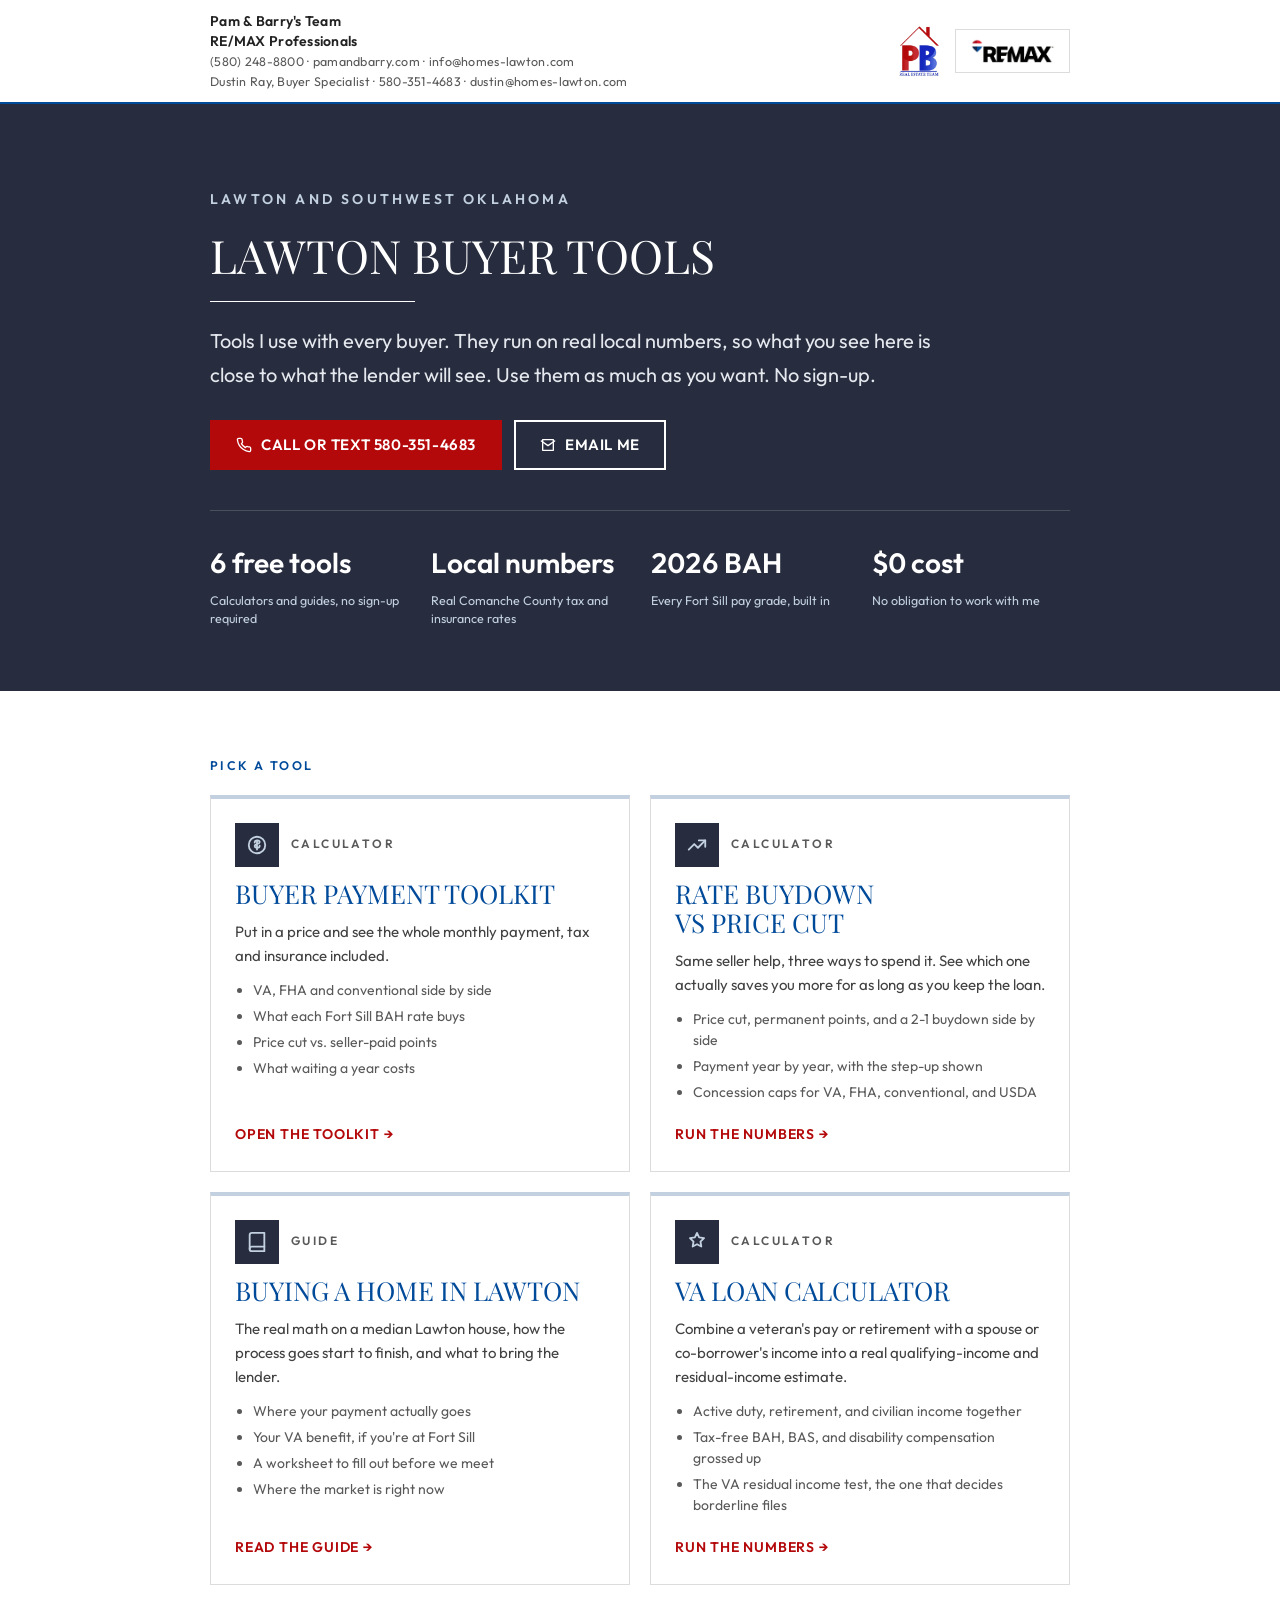
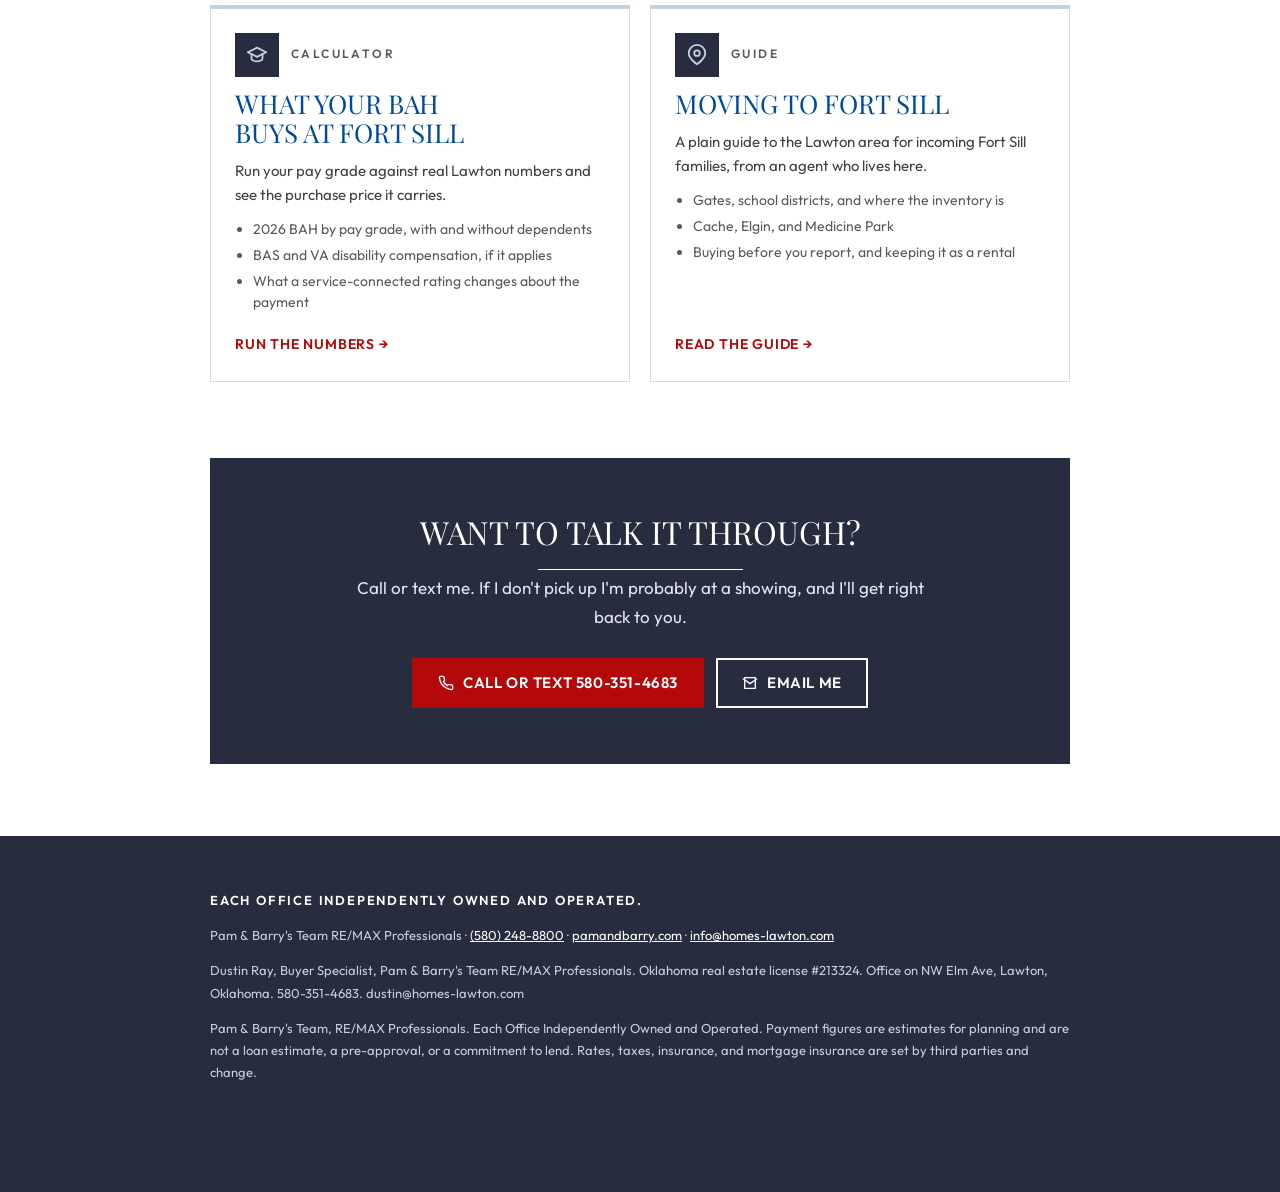
<file: index.html>
<!DOCTYPE html>
<html lang="en">
<head>
<meta charset="utf-8">
<meta name="viewport" content="width=device-width,initial-scale=1">
<title>Lawton Buyer Tools | Pam &amp; Barry's Team RE/MAX Professionals</title>
<meta name="description" content="Free tools for buying a home in Lawton and Southwest Oklahoma, including a Fort Sill BAH calculator, a household VA loan calculator, and a payment toolkit built on local tax and insurance numbers, plus plain guides to buying here and moving to Fort Sill. From Dustin Ray, Buyer Specialist, Pam &amp; Barry's Team, RE/MAX Professionals.">
<link rel="canonical" href="https://dustinrayokrealtor.github.io/lawton-buyer-tools-v2/">
<meta property="og:type" content="website">
<meta property="og:title" content="Lawton Buyer Tools">
<meta property="og:description" content="A payment calculator built on local Lawton numbers, and a plain guide to how buying here actually goes.">
<meta property="og:url" content="https://dustinrayokrealtor.github.io/lawton-buyer-tools-v2/">
<meta property="og:image" content="https://dustinrayokrealtor.github.io/lawton-buyer-tools-v2/team-logo.png">
<link rel="icon" type="image/png" href="team-logo.png">
<link rel="preconnect" href="https://fonts.googleapis.com">
<link rel="preconnect" href="https://fonts.gstatic.com" crossorigin>
<link href="https://fonts.googleapis.com/css2?family=Outfit:wght@300;400;500;600;700&family=Playfair+Display:wght@400;500;600&display=swap" rel="stylesheet">
<link rel="stylesheet" href="assets/site.css">
<style>
.wrap{max-width:900px;margin:0 auto;padding:0 20px}
@media (max-width:480px){.wrap{padding:0 16px}}

/* ---------- hero band ---------- */
.hero{background:var(--navy);color:#fff}
.hero-in{padding-block:80px 64px}
.hero h1{color:#fff;margin:0 0 16px}
.hero h1::after{margin-bottom:22px}
.hero .lede{font-size:clamp(17px,2.3vw,20px);color:var(--on-dark);margin:0 0 28px;max-width:38em}

.stats{border-top:1px solid rgba(255,255,255,.16);margin-top:40px;padding-top:28px;display:grid;grid-template-columns:repeat(auto-fit,minmax(150px,1fr));gap:22px}
.stat b{display:block;font-size:clamp(22px,2.8vw,28px);font-weight:600;color:#fff}
.stat span{display:block;font-size:12.5px;color:var(--on-dark-dim);margin-top:5px;line-height:1.45}

/* ---------- tool cards ---------- */
.toolswrap{padding:64px 0 12px}
.toolslabel{margin:0 0 18px}
.tools{display:grid;grid-template-columns:repeat(auto-fit,minmax(280px,1fr));gap:20px}
.tool{
  background:var(--paper);border:1px solid var(--line);padding:24px;
  display:flex;flex-direction:column;gap:12px;text-decoration:none;color:inherit;
  border-top:4px solid var(--pale);transition:border-top-color .15s ease;
}
.tool:hover{border-top-color:var(--red)}
.toolkicker{display:flex;align-items:center;gap:12px}
.toolkicker .ic{flex:none;width:44px;height:44px;background:var(--navy);color:var(--pale);display:flex;align-items:center;justify-content:center}
.toolkicker svg{width:22px;height:22px}
.toolkicker .tag{font-size:12px;font-weight:600;letter-spacing:2.4px;text-transform:uppercase;color:var(--muted)}
.tool h2{font-size:26px;margin:0}
.tool h2::after{display:none}
.tool p{font-size:15px;color:var(--ink-2);margin:0;max-width:none;line-height:1.6}
.tool ul{margin:0;padding-left:18px;font-size:14px;color:var(--muted);display:flex;flex-direction:column;gap:5px;line-height:1.5}
.tool .go{margin-top:auto;padding-top:8px;font-size:14px;font-weight:600;letter-spacing:.8px;text-transform:uppercase;color:var(--red)}

/* ---------- cta ---------- */
.ctawrap{padding:64px 0 72px}
.cta{background:var(--navy);color:#fff;padding:56px 32px;text-align:center}
.cta h2{color:#fff}
.cta p.ctalede{margin:0 auto 26px;max-width:34em;color:var(--on-dark)}

@media print{
  body{font-size:12pt}
  .cta{display:none}
  .hero{background:#fff;color:#000}
  .hero h1,.hero .lede,.stat b,.stat span{color:#000}
}
</style>
</head>
<body>

<header class="site">
  <div class="wrap hdr">
    <div class="brandline">
      Pam &amp; Barry's Team<br>RE/MAX Professionals
      <span><a href="tel:+15802488800" class="hdrlink">(580) 248-8800</a> &middot; <a href="https://www.pamandbarry.com/" class="hdrlink">pamandbarry.com</a> &middot; <a href="mailto:info@homes-lawton.com" class="hdrlink">info@homes-lawton.com</a></span>
      <span>Dustin Ray, Buyer Specialist &middot; <a href="tel:5803514683" class="hdrlink">580-351-4683</a> &middot; <a href="mailto:dustin@homes-lawton.com?subject=Lawton%20Buyer%20Tools" class="hdrlink">dustin@homes-lawton.com</a></span>
    </div>
    <span class="logo-wrap"><img src="team-logo.png" alt="Pam and Barry's Real Estate Team" class="pb-logo" width="141" height="180"><span class="rx-chip"><img src="assets/remax-logo.png" alt="RE/MAX" width="381" height="116"></span></span>
  </div>
</header>

<div class="hero">
  <div class="wrap hero-in">
    <span class="eyebrow">
      <svg viewBox="0 0 24 24" fill="none" stroke="currentColor" stroke-width="2" stroke-linecap="round" stroke-linejoin="round"><path d="M12 2l2.3 4.9 5.4.8-3.9 3.8.9 5.4-4.7-2.5-4.7 2.5.9-5.4-3.9-3.8 5.4-.8z"/></svg>
      Lawton and Southwest Oklahoma
    </span>
    <h1>Lawton Buyer Tools</h1>
    <p class="lede">Tools I use with every buyer. They run on real local numbers, so what you see here is close to what the lender will see. Use them as much as you want. No sign-up.</p>
    <div class="hero-cta">
      <a class="btn" href="tel:5803514683">
        <svg viewBox="0 0 24 24" fill="none" stroke="currentColor" stroke-width="2" stroke-linecap="round" stroke-linejoin="round"><path d="M22 16.9v3a2 2 0 0 1-2.2 2 19.8 19.8 0 0 1-8.6-3.1 19.5 19.5 0 0 1-6-6 19.8 19.8 0 0 1-3.1-8.7A2 2 0 0 1 4.1 2h3a2 2 0 0 1 2 1.7c.1 1 .3 2 .6 2.9a2 2 0 0 1-.4 2.1L8.1 9.9a16 16 0 0 0 6 6l1.2-1.2a2 2 0 0 1 2.1-.4c.9.3 1.9.5 2.9.6a2 2 0 0 1 1.7 2z"/></svg>
        Call or text 580-351-4683
      </a>
      <a class="btn alt" href="mailto:dustin@homes-lawton.com?subject=Lawton%20Buyer%20Tools&body=Hi%20Dustin%2C%0A%0AI%20was%20on%20your%20buyer%20tools%20page.%20What%20I%20am%20trying%20to%20figure%20out%3A%0A%0A%0A%0AThanks%2C%0A">
        <svg viewBox="0 0 24 24" fill="none" stroke="currentColor" stroke-width="2" stroke-linecap="round" stroke-linejoin="round"><path d="M4 4h16v16H4z"/><path d="M22 6l-10 7L2 6"/></svg>
        Email me
      </a>
    </div>

    <div class="stats">
      <div class="stat"><b>6 free tools</b><span>Calculators and guides, no sign-up required</span></div>
      <div class="stat"><b>Local numbers</b><span>Real Comanche County tax and insurance rates</span></div>
      <div class="stat"><b>2026 BAH</b><span>Every Fort Sill pay grade, built in</span></div>
      <div class="stat"><b>$0 cost</b><span>No obligation to work with me</span></div>
    </div>
  </div>
</div>

<main class="wrap">

<div class="toolswrap">
  <p class="toolslabel">Pick a tool</p>
  <nav class="tools" aria-label="Tools">
    <a class="tool" href="payment-toolkit.html">
      <div class="toolkicker">
        <span class="ic"><svg viewBox="0 0 24 24" fill="none" stroke="currentColor" stroke-width="2" stroke-linecap="round" stroke-linejoin="round"><circle cx="12" cy="12" r="9"/><path d="M12 7v10M9.5 9.3c0-1.3 1.2-2.3 2.7-2.3s2.7.8 2.7 2c0 2.3-5.4 1.7-5.4 4 0 1.2 1.2 2 2.7 2s2.7-1 2.7-2.3"/></svg></span>
        <span class="tag">Calculator</span>
      </div>
      <h2>Buyer Payment Toolkit</h2>
      <p>Put in a price and see the whole monthly payment, tax and insurance included.</p>
      <ul>
        <li>VA, FHA and conventional side by side</li>
        <li>What each Fort Sill BAH rate buys</li>
        <li>Price cut vs. seller-paid points</li>
        <li>What waiting a year costs</li>
      </ul>
      <span class="go">Open the toolkit &rarr;</span>
    </a>
    <a class="tool" href="buydown.html">
      <div class="toolkicker">
        <span class="ic"><svg viewBox="0 0 24 24" fill="none" stroke="currentColor" stroke-width="2" stroke-linecap="round" stroke-linejoin="round"><path d="M3 17l6-6 4 4 8-8"/><path d="M14 7h7v7"/></svg></span>
        <span class="tag">Calculator</span>
      </div>
      <h2>Rate Buydown vs Price Cut</h2>
      <p>Same seller help, three ways to spend it. See which one actually saves you more for as long as you keep the loan.</p>
      <ul>
        <li>Price cut, permanent points, and a 2-1 buydown side by side</li>
        <li>Payment year by year, with the step-up shown</li>
        <li>Concession caps for VA, FHA, conventional, and USDA</li>
      </ul>
      <span class="go">Run the numbers &rarr;</span>
    </a>
    <a class="tool" href="buying-guide.html">
      <div class="toolkicker">
        <span class="ic"><svg viewBox="0 0 24 24" fill="none" stroke="currentColor" stroke-width="2" stroke-linecap="round" stroke-linejoin="round"><path d="M4 19.5A2.5 2.5 0 0 1 6.5 17H20"/><path d="M6.5 2H20v20H6.5A2.5 2.5 0 0 1 4 19.5v-15A2.5 2.5 0 0 1 6.5 2z"/></svg></span>
        <span class="tag">Guide</span>
      </div>
      <h2>Buying a Home in Lawton</h2>
      <p>The real math on a median Lawton house, how the process goes start to finish, and what to bring the lender.</p>
      <ul>
        <li>Where your payment actually goes</li>
        <li>Your VA benefit, if you're at Fort Sill</li>
        <li>A worksheet to fill out before we meet</li>
        <li>Where the market is right now</li>
      </ul>
      <span class="go">Read the guide &rarr;</span>
    </a>
    <a class="tool" href="va-loan-calculator.html">
      <div class="toolkicker">
        <span class="ic"><svg viewBox="0 0 24 24" fill="none" stroke="currentColor" stroke-width="2" stroke-linecap="round" stroke-linejoin="round"><path d="M12 2l2.3 4.9 5.4.8-3.9 3.8.9 5.4-4.7-2.5-4.7 2.5.9-5.4-3.9-3.8 5.4-.8z"/></svg></span>
        <span class="tag">Calculator</span>
      </div>
      <h2>VA Loan Calculator</h2>
      <p>Combine a veteran's pay or retirement with a spouse or co-borrower's income into a real qualifying-income and residual-income estimate.</p>
      <ul>
        <li>Active duty, retirement, and civilian income together</li>
        <li>Tax-free BAH, BAS, and disability compensation grossed up</li>
        <li>The VA residual income test, the one that decides borderline files</li>
      </ul>
      <span class="go">Run the numbers &rarr;</span>
    </a>
    <a class="tool" href="bah/">
      <div class="toolkicker">
        <span class="ic"><svg viewBox="0 0 24 24" fill="none" stroke="currentColor" stroke-width="2" stroke-linecap="round" stroke-linejoin="round"><path d="M2 9l10-5 10 5-10 5z"/><path d="M6 11v5c0 1.5 2.7 3 6 3s6-1.5 6-3v-5"/></svg></span>
        <span class="tag">Calculator</span>
      </div>
      <h2>What Your BAH Buys at Fort Sill</h2>
      <p>Run your pay grade against real Lawton numbers and see the purchase price it carries.</p>
      <ul>
        <li>2026 BAH by pay grade, with and without dependents</li>
        <li>BAS and VA disability compensation, if it applies</li>
        <li>What a service-connected rating changes about the payment</li>
      </ul>
      <span class="go">Run the numbers &rarr;</span>
    </a>
    <a class="tool" href="fort-sill/">
      <div class="toolkicker">
        <span class="ic"><svg viewBox="0 0 24 24" fill="none" stroke="currentColor" stroke-width="2" stroke-linecap="round" stroke-linejoin="round"><path d="M21 10c0 6-9 12-9 12S3 16 3 10a9 9 0 0 1 18 0z"/><circle cx="12" cy="10" r="3"/></svg></span>
        <span class="tag">Guide</span>
      </div>
      <h2>Moving to Fort Sill</h2>
      <p>A plain guide to the Lawton area for incoming Fort Sill families, from an agent who lives here.</p>
      <ul>
        <li>Gates, school districts, and where the inventory is</li>
        <li>Cache, Elgin, and Medicine Park</li>
        <li>Buying before you report, and keeping it as a rental</li>
      </ul>
      <span class="go">Read the guide &rarr;</span>
    </a>
  </nav>
</div>

<div class="ctawrap">
  <div class="cta">
    <h2>Want to talk it through?</h2>
    <p class="ctalede">Call or text me. If I don't pick up I'm probably at a showing, and I'll get right back to you.</p>
    <div class="btnrow">
      <a class="btn" href="tel:5803514683">
        <svg viewBox="0 0 24 24" fill="none" stroke="currentColor" stroke-width="2" stroke-linecap="round" stroke-linejoin="round"><path d="M22 16.9v3a2 2 0 0 1-2.2 2 19.8 19.8 0 0 1-8.6-3.1 19.5 19.5 0 0 1-6-6 19.8 19.8 0 0 1-3.1-8.7A2 2 0 0 1 4.1 2h3a2 2 0 0 1 2 1.7c.1 1 .3 2 .6 2.9a2 2 0 0 1-.4 2.1L8.1 9.9a16 16 0 0 0 6 6l1.2-1.2a2 2 0 0 1 2.1-.4c.9.3 1.9.5 2.9.6a2 2 0 0 1 1.7 2z"/></svg>
        Call or text 580-351-4683
      </a>
      <a class="btn alt" href="mailto:dustin@homes-lawton.com?subject=Lawton%20Buyer%20Tools&body=Hi%20Dustin%2C%0A%0AI%20was%20on%20your%20buyer%20tools%20page.%20What%20I%20am%20trying%20to%20figure%20out%3A%0A%0A%0A%0AThanks%2C%0A">
        <svg viewBox="0 0 24 24" fill="none" stroke="currentColor" stroke-width="2" stroke-linecap="round" stroke-linejoin="round"><path d="M4 4h16v16H4z"/><path d="M22 6l-10 7L2 6"/></svg>
        Email me
      </a>
    </div>
  </div>
</div>

</main>

<footer class="site">
  <div class="wrap">
    <p class="eiooo">Each Office Independently Owned and Operated.</p>
    <p>Pam &amp; Barry's Team RE/MAX Professionals &middot; <a href="tel:+15802488800">(580) 248-8800</a> &middot; <a href="https://www.pamandbarry.com/">pamandbarry.com</a> &middot; <a href="mailto:info@homes-lawton.com">info@homes-lawton.com</a></p>
    <p>Dustin Ray, Buyer Specialist, Pam &amp; Barry's Team RE/MAX Professionals. Oklahoma real estate license #213324. Office on NW Elm Ave, Lawton, Oklahoma. 580-351-4683. dustin@homes-lawton.com</p>
    <p>Pam &amp; Barry's Team, RE/MAX Professionals. Each Office Independently Owned and Operated. Payment figures are estimates for planning and are not a loan estimate, a pre-approval, or a commitment to lend. Rates, taxes, insurance, and mortgage insurance are set by third parties and change.</p>
  </div>
</footer>

<div class="stickybar">
  <a href="tel:5803514683">
    <svg viewBox="0 0 24 24" fill="none" stroke="currentColor" stroke-width="2" stroke-linecap="round" stroke-linejoin="round"><path d="M22 16.9v3a2 2 0 0 1-2.2 2 19.8 19.8 0 0 1-8.6-3.1 19.5 19.5 0 0 1-6-6 19.8 19.8 0 0 1-3.1-8.7A2 2 0 0 1 4.1 2h3a2 2 0 0 1 2 1.7c.1 1 .3 2 .6 2.9a2 2 0 0 1-.4 2.1L8.1 9.9a16 16 0 0 0 6 6l1.2-1.2a2 2 0 0 1 2.1-.4c.9.3 1.9.5 2.9.6a2 2 0 0 1 1.7 2z"/></svg>
    Call/Text
  </a>
  <a class="alt" href="mailto:dustin@homes-lawton.com?subject=Lawton%20Buyer%20Tools&body=Hi%20Dustin%2C%0A%0AI%20was%20on%20your%20buyer%20tools%20page.%20What%20I%20am%20trying%20to%20figure%20out%3A%0A%0A%0A%0AThanks%2C%0A">
    <svg viewBox="0 0 24 24" fill="none" stroke="currentColor" stroke-width="2" stroke-linecap="round" stroke-linejoin="round"><path d="M4 4h16v16H4z"/><path d="M22 6l-10 7L2 6"/></svg>
    Email
  </a>
</div>

</body>
</html>
</file>
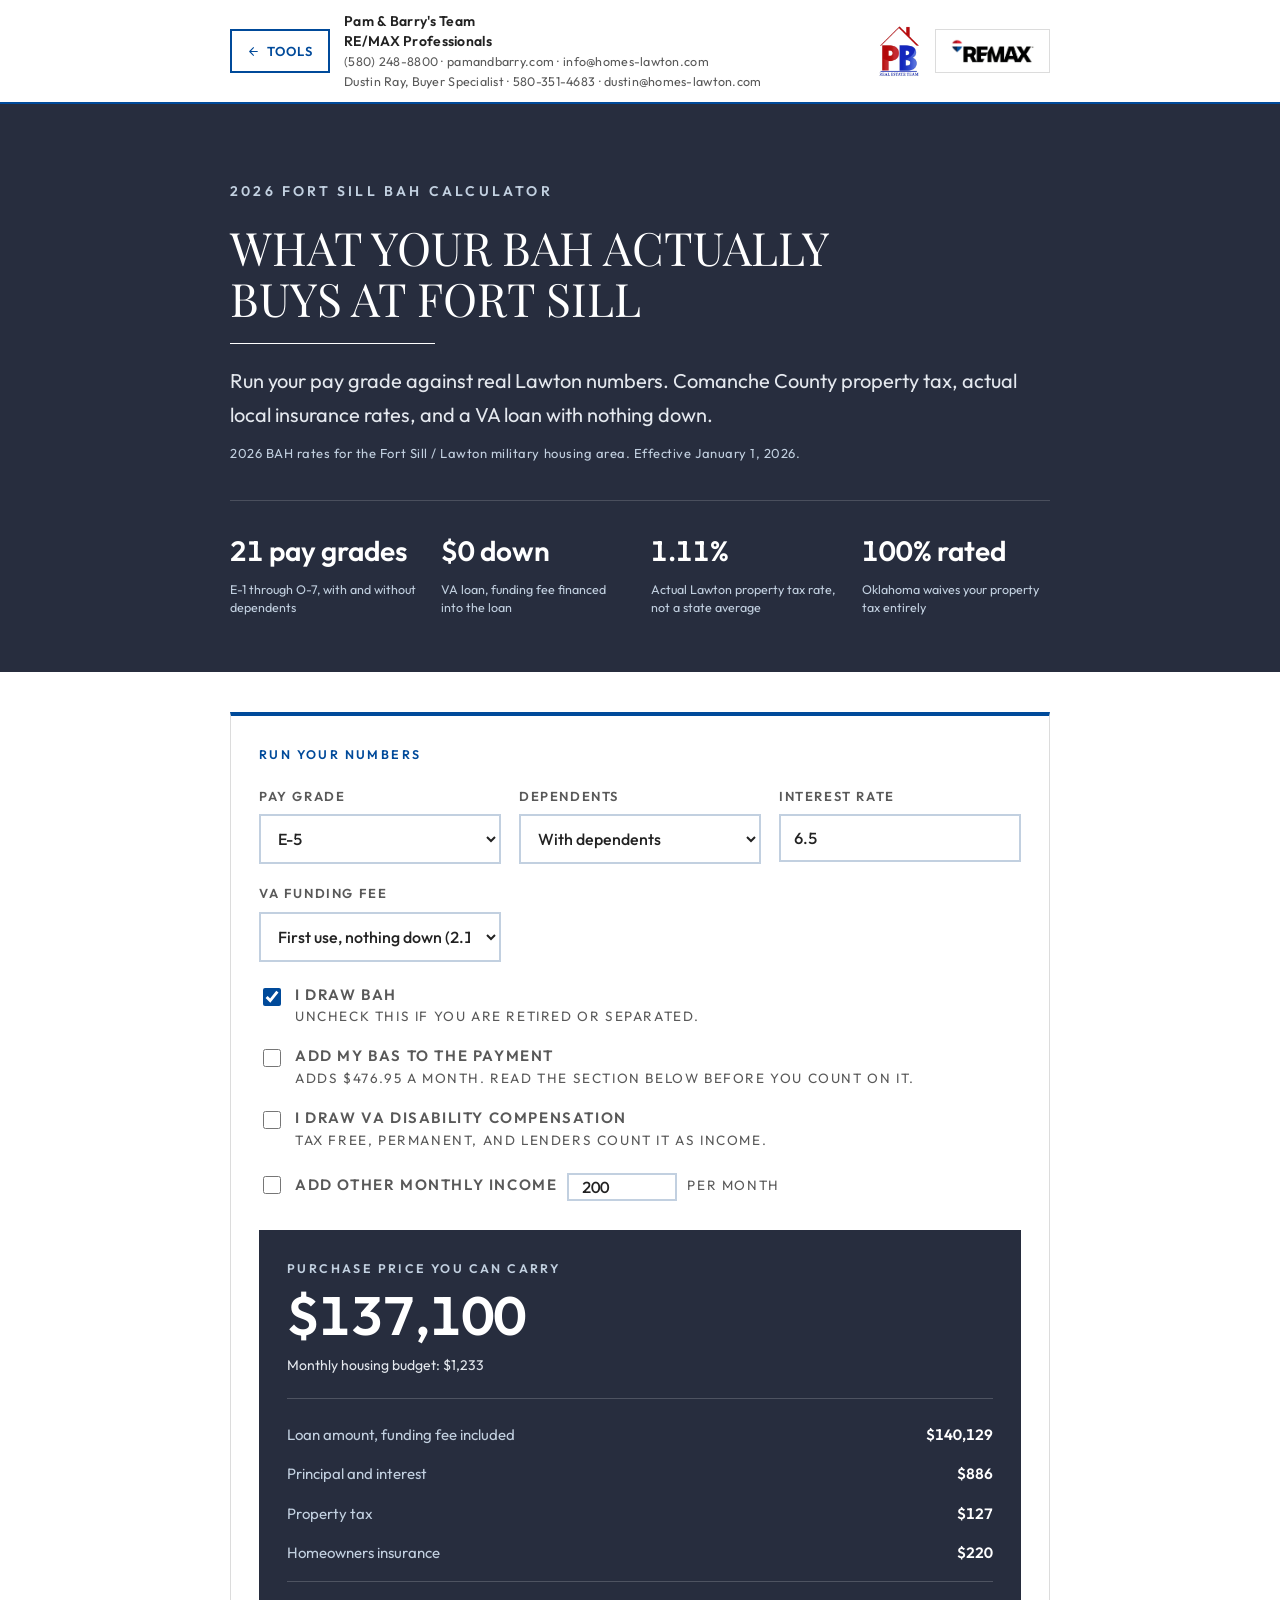
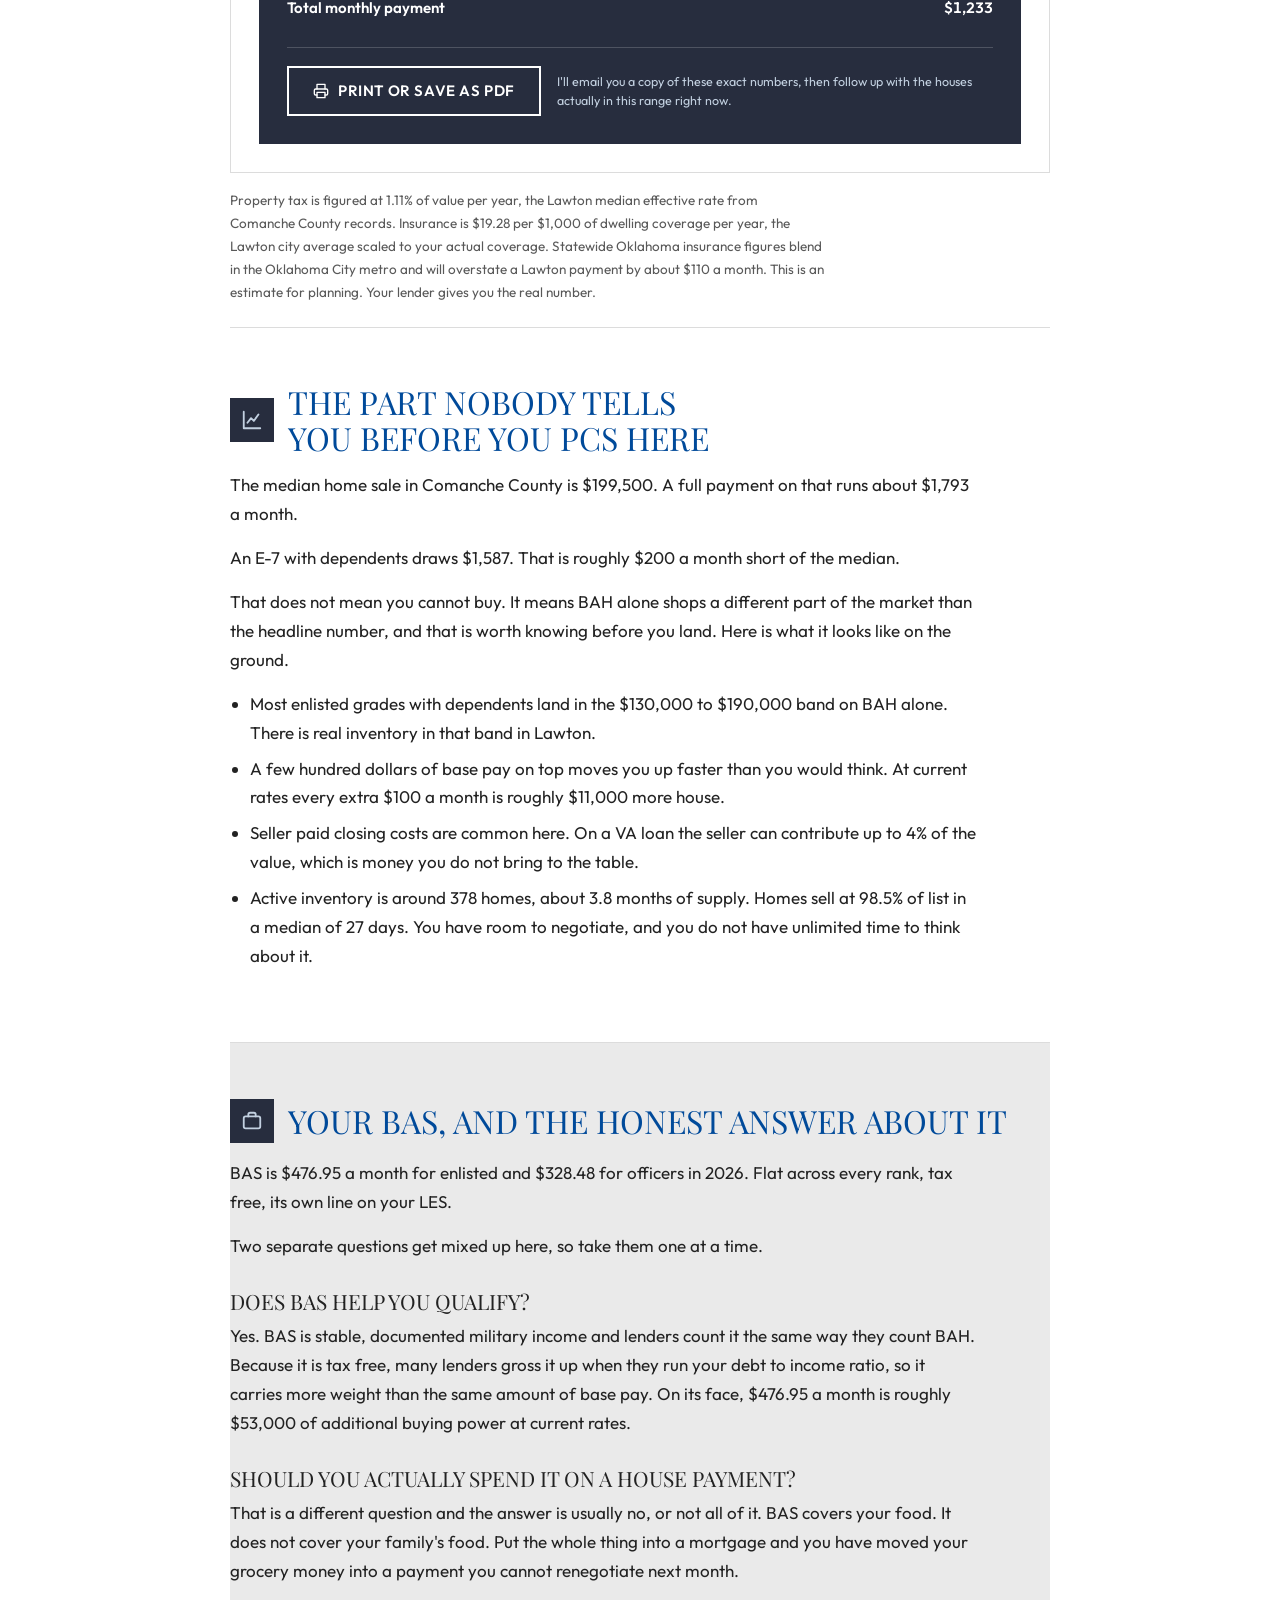
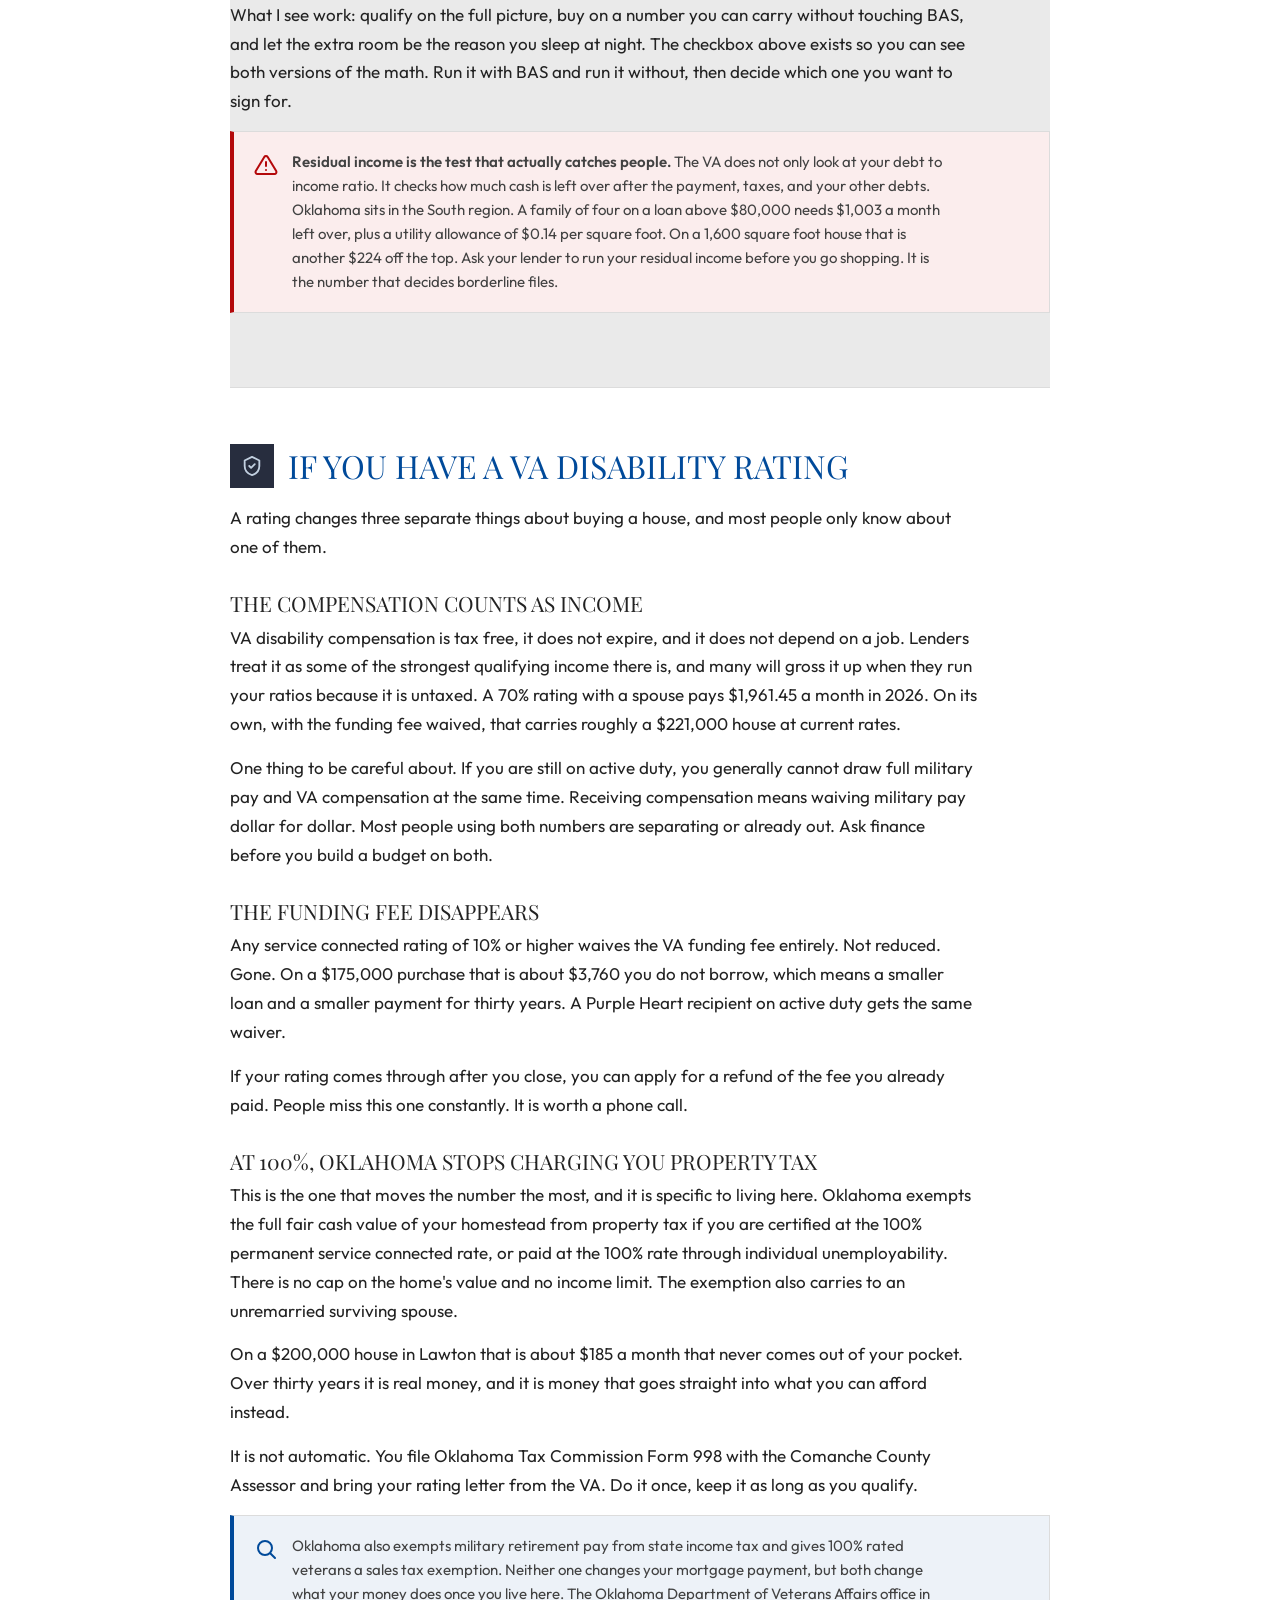
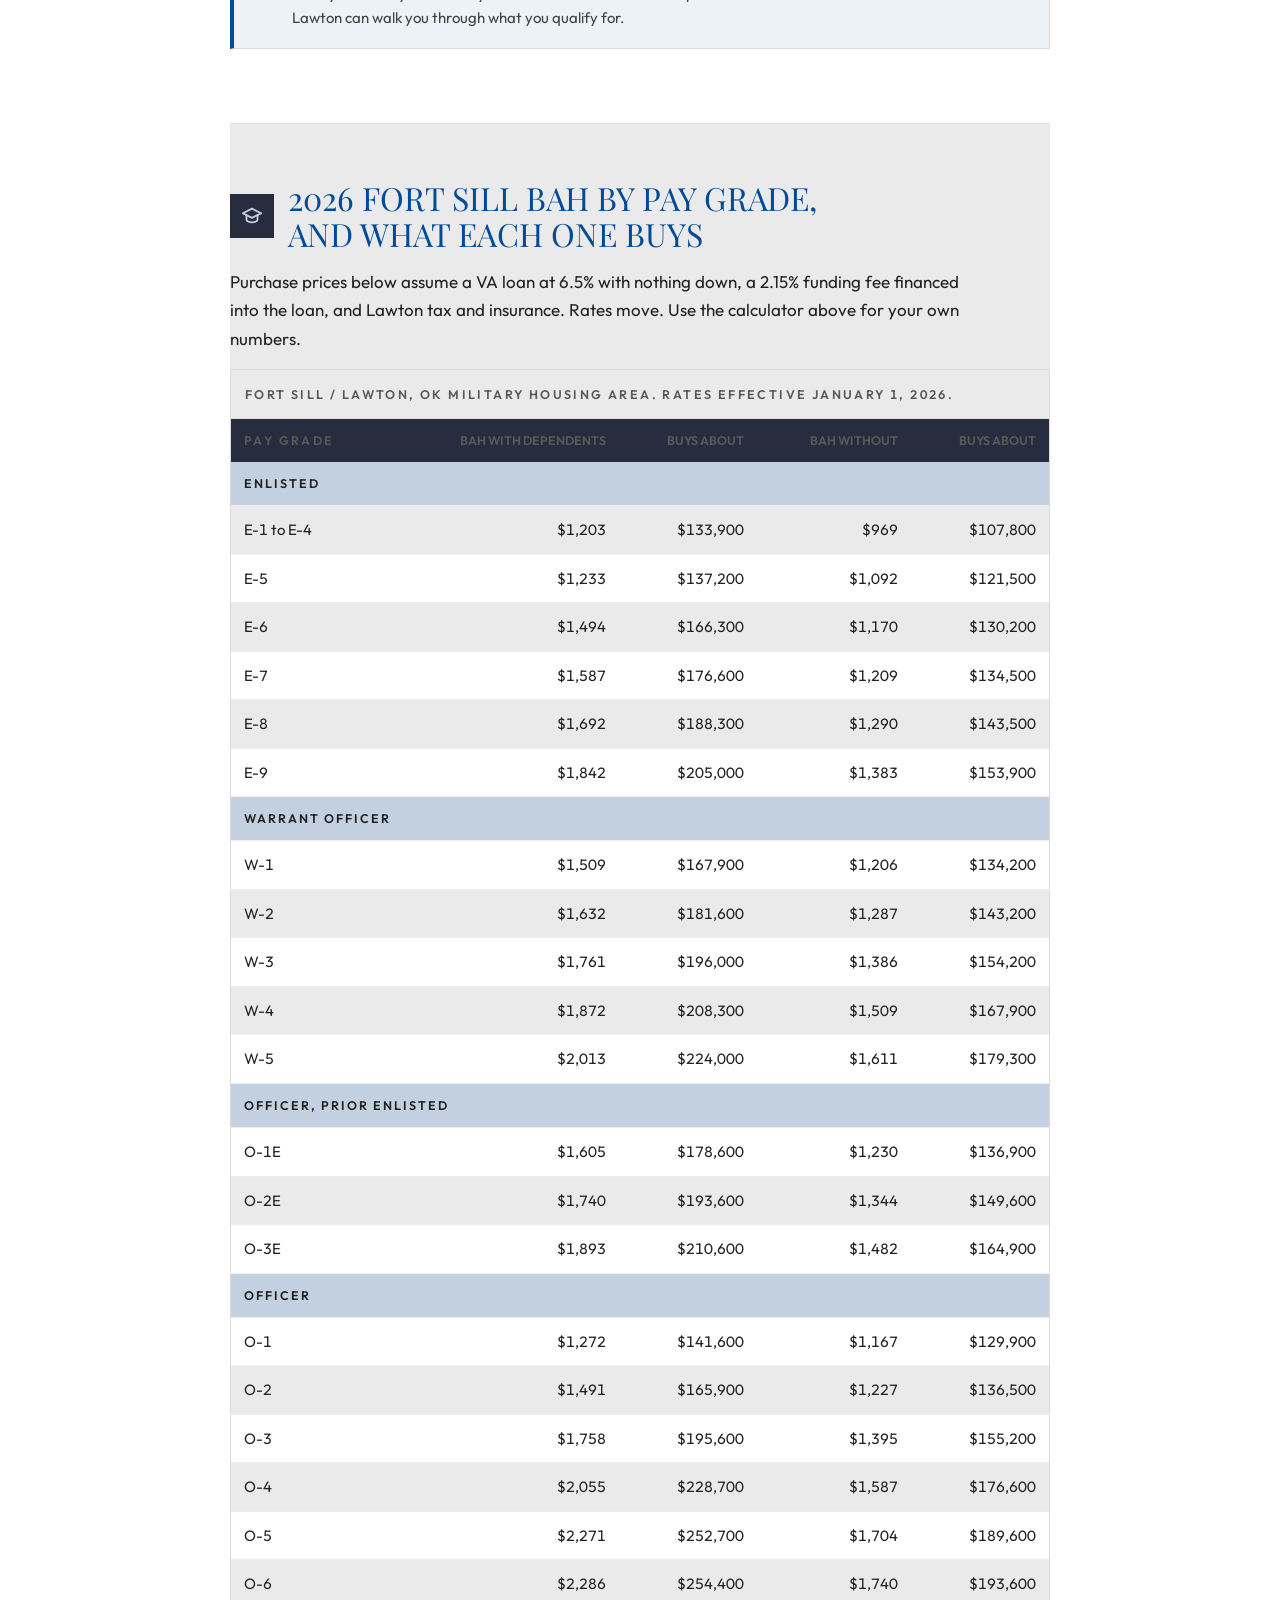
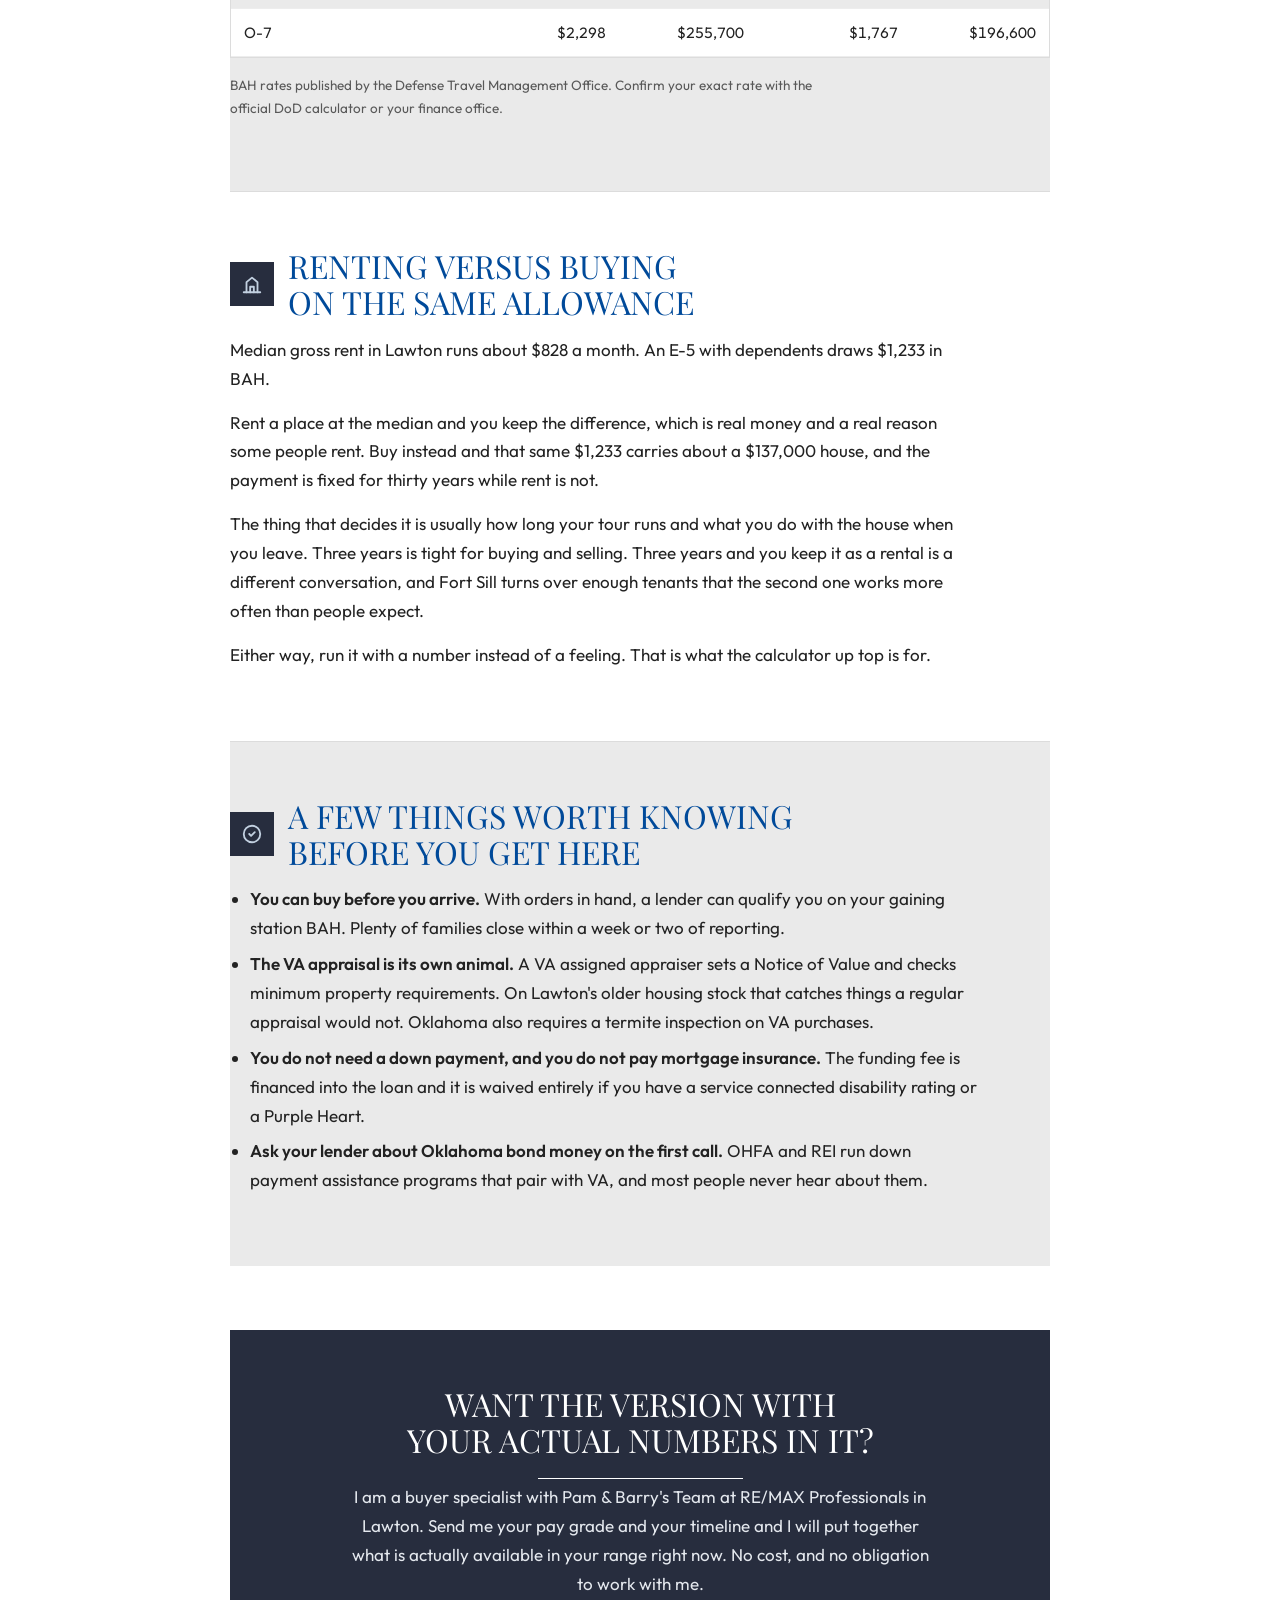
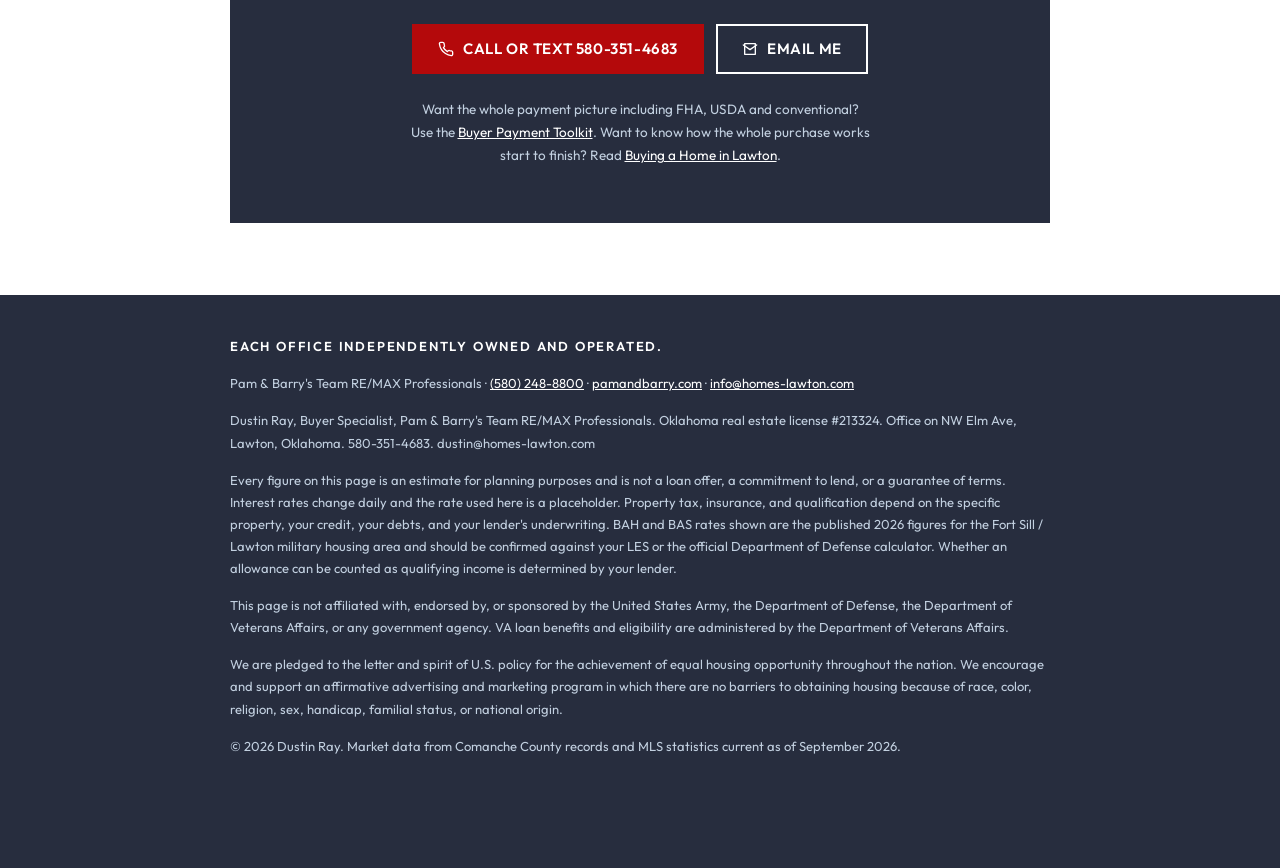
<file: bah/index.html>
<!DOCTYPE html>
<html lang="en">
<head>
<meta charset="utf-8">
<meta name="viewport" content="width=device-width,initial-scale=1">
<title>What Your BAH Buys at Fort Sill | 2026 Rates and Home Prices | Pam &amp; Barry's Team RE/MAX Professionals</title>
<meta name="description" content="2026 Fort Sill BAH rates by pay grade, and what each one buys in Lawton with a VA loan. Real Comanche County tax and insurance numbers, not national averages.">
<link rel="canonical" href="https://dustinrayokrealtor.github.io/lawton-buyer-tools-v2/bah/">
<meta property="og:title" content="What Your BAH Buys at Fort Sill">
<meta property="og:description" content="2026 Fort Sill BAH rates and what they buy in Lawton, with real local tax and insurance figures.">
<meta property="og:type" content="website">
<link rel="preconnect" href="https://fonts.googleapis.com">
<link rel="preconnect" href="https://fonts.gstatic.com" crossorigin>
<link href="https://fonts.googleapis.com/css2?family=Outfit:wght@300;400;500;600;700&family=Playfair+Display:wght@400;500;600&display=swap" rel="stylesheet">
<link rel="icon" type="image/png" href="../team-logo.png">
<link rel="stylesheet" href="../assets/site.css">
<style>
.wrap{max-width:860px;margin:0 auto;padding:0 20px}
@media (max-width:480px){.wrap{padding:0 16px}}

/* ---------- hero band ---------- */
.hero{background:var(--navy);color:#fff}
.hero-in{padding-block:72px 56px}
.hero h1{color:#fff;margin:0 0 14px}
.hero h1::after{margin-bottom:20px}
.hero .lede{font-size:clamp(17px,2.2vw,20px);color:var(--on-dark);margin:0 0 10px;max-width:42em}
.hero .stamp{font-size:13px;color:var(--on-dark-dim);margin:0;letter-spacing:.04em}

.stats{border-top:1px solid rgba(255,255,255,.16);margin-top:36px;padding-top:26px;display:grid;grid-template-columns:repeat(auto-fit,minmax(150px,1fr));gap:22px}
.stat b{display:block;font-size:clamp(22px,2.8vw,28px);font-weight:600;color:#fff}
.stat span{display:block;font-size:12.5px;color:var(--on-dark-dim);margin-top:5px;line-height:1.45}

/* ---------- sections ---------- */
section.block{padding:56px 0;border-top:1px solid var(--line)}
section.block.alt{background:var(--mist)}
.kicker{display:flex;align-items:center;gap:14px;margin:0 0 16px}
.kicker .ic{flex:none;width:44px;height:44px;background:var(--navy);color:var(--pale);display:flex;align-items:center;justify-content:center}
.kicker svg{width:22px;height:22px}
h2{scroll-margin-top:96px}
h3{margin:30px 0 8px}
p{margin:0 0 15px;max-width:44em}
ul{margin:0 0 15px;padding-left:20px;max-width:44em}
li{margin-bottom:7px}

/* ---------- calculator ---------- */
.calcwrap{padding:40px 0 8px}
.calc{background:var(--paper);border:1px solid var(--line);border-top:4px solid var(--blue);padding:28px}
.calclabel{display:flex;align-items:center;gap:8px;margin-bottom:20px}
.fields{display:grid;grid-template-columns:repeat(auto-fit,minmax(190px,1fr));gap:18px;margin-bottom:22px}
label{display:block;font-size:13px;font-weight:600;letter-spacing:1.6px;text-transform:uppercase;margin-bottom:7px;color:var(--muted)}
select,input[type=number]{
  width:100%;padding:12px 13px;font-family:var(--font-ui);font-size:16px;font-weight:500;
  border:2px solid var(--pale);background:var(--paper);color:var(--ink);
  font-variant-numeric:tabular-nums;
}
select:focus,input:focus{outline:none;border-color:var(--blue)}
.checks{display:flex;flex-direction:column;gap:12px;margin-bottom:22px}
.chk{display:flex;align-items:flex-start;gap:11px;font-size:15px;line-height:1.5;font-weight:600}
.chk input{margin-top:4px;width:18px;height:18px;flex:0 0 auto;accent-color:var(--blue)}
.chk .sub{display:block;font-size:13.5px;color:var(--muted);font-weight:400}
.subfields{
  display:grid;grid-template-columns:repeat(auto-fit,minmax(190px,1fr));gap:16px;
  margin:4px 0 6px 29px;padding:16px;background:var(--wash);border-left:4px solid var(--pale)
}
.flag{background:#FBEDED;border:1px solid var(--line);border-left:4px solid var(--red);padding:15px 18px;margin-bottom:20px;font-size:14.5px;line-height:1.6}
.exempt{
  margin-top:16px;padding:13px 16px;background:var(--wash);
  font-size:13.5px;line-height:1.6;border-left:4px solid var(--blue)
}
.brow.off span:last-child{color:var(--on-dark-dim)}

.result{background:var(--navy);color:#fff;padding:28px}
.sendrow{margin-top:20px;border-top:1px solid rgba(255,255,255,.18);padding-top:18px;display:flex;align-items:center;gap:16px;flex-wrap:wrap}
.sendrow .hbtn{cursor:pointer;font-family:var(--font-ui)}
.sendnote{font-size:12.5px;color:var(--on-dark-dim);line-height:1.5;max-width:34em}
.rlabel{margin-bottom:8px}
.rbig{font-size:clamp(36px,7vw,54px);font-weight:600;line-height:1.05;color:#fff}
.rsub{font-size:14px;margin-top:10px;color:var(--on-dark)}
.breakdown{margin-top:20px;border-top:1px solid rgba(255,255,255,.18);padding-top:16px}
.brow{display:flex;justify-content:space-between;gap:12px;font-size:15px;padding:7px 0;color:var(--on-dark-dim)}
.brow span:last-child{color:#fff;font-weight:600;font-variant-numeric:tabular-nums}
.brow.tot{font-weight:600;border-top:1px solid rgba(255,255,255,.18);margin-top:8px;padding-top:13px;color:#fff}
.brow.tot span:last-child{color:#fff}

.calcfoot{font-size:13.5px;color:var(--muted);margin-top:16px}

/* ---------- tables ---------- */
.tscroll{overflow-x:auto;margin:0 0 16px;border:1px solid var(--line)}
table{border-collapse:collapse;width:100%;font-size:15px;background:var(--paper);min-width:480px;font-variant-numeric:tabular-nums}
caption{text-align:left;padding:14px 14px 12px;caption-side:top;border-bottom:1px solid var(--line)}
th,td{padding:11px 13px;text-align:left;border-bottom:1px solid var(--line-2)}
th{background:var(--navy);color:#fff;font-family:var(--font-ui);font-weight:600;font-size:12.5px;letter-spacing:2px;text-transform:uppercase;border-bottom:0}
td.num,th.num{text-align:right;font-variant-numeric:tabular-nums}
tr.grp td{background:var(--pale);font-weight:600;font-size:12.5px;letter-spacing:2px;text-transform:uppercase;color:var(--ink)}
tbody tr:not(.grp):nth-of-type(even){background:var(--mist)}

/* ---------- cta ---------- */
.ctawrap{padding:64px 0 72px}
.cta{background:var(--navy);color:#fff;padding:56px 32px;text-align:center}
.cta h2{color:#fff}
.cta p.ctalede{margin:0 auto 26px;max-width:34em;color:var(--on-dark)}
.ctafoot{font-size:13.5px;color:var(--on-dark-dim);margin:24px auto 0;max-width:34em}
.ctafoot a{color:#fff}

@media print{
  body{font-size:12pt}
  .calc,.result,.cta{background:#fff!important;color:#000!important;border-color:#000}
  .result .rbig,.result .rsub,.brow,.brow span:last-child,.rlabel{color:#000!important}
  .cta{display:none!important}
  th{background:#fff;color:#000;border-bottom:2px solid #000}
  section.block{page-break-inside:avoid}
}
</style>
</head>
<body>

<header class="site">
  <div class="wrap hdr">
    <div class="hdrleft">
      <a href="../" class="backlink"><svg viewBox="0 0 24 24" fill="none" stroke="currentColor" stroke-width="2" stroke-linecap="round" stroke-linejoin="round"><path d="M19 12H5M12 19l-7-7 7-7"/></svg>Tools</a>
      <div class="brandline">
        Pam &amp; Barry's Team<br>RE/MAX Professionals
      <span><a href="tel:+15802488800" class="hdrlink">(580) 248-8800</a> &middot; <a href="https://www.pamandbarry.com/" class="hdrlink">pamandbarry.com</a> &middot; <a href="mailto:info@homes-lawton.com" class="hdrlink">info@homes-lawton.com</a></span>
        <span>Dustin Ray, Buyer Specialist &middot; <a href="tel:5803514683" class="hdrlink">580-351-4683</a> &middot; <a href="mailto:dustin@homes-lawton.com?subject=Fort%20Sill%20BAH%20question" class="hdrlink">dustin@homes-lawton.com</a></span>
      </div>
    </div>
    <span class="logo-wrap"><img src="../team-logo.png" alt="Pam and Barry's Real Estate Team" class="pb-logo" width="141" height="180"><span class="rx-chip"><img src="../assets/remax-logo.png" alt="RE/MAX" width="381" height="116"></span></span>
  </div>
</header>

<div class="hero">
  <div class="wrap hero-in">
    <span class="eyebrow">
      <svg viewBox="0 0 24 24" fill="none" stroke="currentColor" stroke-width="2" stroke-linecap="round" stroke-linejoin="round"><circle cx="12" cy="12" r="9"/><path d="M12 7v10M9.5 9.3c0-1.3 1.2-2.3 2.7-2.3s2.7.8 2.7 2c0 2.3-5.4 1.7-5.4 4 0 1.2 1.2 2 2.7 2s2.7-1 2.7-2.3"/></svg>
      2026 Fort Sill BAH calculator
    </span>
    <h1>What your BAH actually buys at Fort Sill</h1>
    <p class="lede">Run your pay grade against real Lawton numbers. Comanche County property tax, actual local insurance rates, and a VA loan with nothing down.</p>
    <p class="stamp">2026 BAH rates for the Fort Sill / Lawton military housing area. Effective January 1, 2026.</p>

    <div class="stats">
      <div class="stat"><b>21 pay grades</b><span>E-1 through O-7, with and without dependents</span></div>
      <div class="stat"><b>$0 down</b><span>VA loan, funding fee financed into the loan</span></div>
      <div class="stat"><b>1.11%</b><span>Actual Lawton property tax rate, not a state average</span></div>
      <div class="stat"><b>100% rated</b><span>Oklahoma waives your property tax entirely</span></div>
    </div>
  </div>
</div>

<main class="wrap">

<div class="calcwrap">
  <div class="calc" id="calc">
    <div class="calclabel">
      <svg viewBox="0 0 24 24" fill="none" stroke="currentColor" stroke-width="2" stroke-linecap="round" stroke-linejoin="round"><circle cx="12" cy="12" r="9"/><path d="M12 7v10M9.5 9.3c0-1.3 1.2-2.3 2.7-2.3s2.7.8 2.7 2c0 2.3-5.4 1.7-5.4 4 0 1.2 1.2 2 2.7 2s2.7-1 2.7-2.3"/></svg>
      Run your numbers
    </div>
    <div class="fields">
      <div>
        <label for="grade">Pay grade</label>
        <select id="grade"></select>
      </div>
      <div>
        <label for="dep">Dependents</label>
        <select id="dep">
          <option value="w">With dependents</option>
          <option value="wo">Without dependents</option>
        </select>
      </div>
      <div>
        <label for="rate">Interest rate</label>
        <input id="rate" type="number" value="6.5" step="0.125" min="1" max="15" inputmode="decimal">
      </div>
      <div>
        <label for="ff">VA funding fee</label>
        <select id="ff">
          <option value="2.15">First use, nothing down (2.15%)</option>
          <option value="3.3">Used it before (3.3%)</option>
          <option value="0">Exempt (0%)</option>
        </select>
      </div>
    </div>

    <div class="checks">
      <label class="chk" for="usebah">
        <input type="checkbox" id="usebah" checked>
        <span>I draw BAH
          <span class="sub">Uncheck this if you are retired or separated.</span>
        </span>
      </label>
      <label class="chk" for="usebas">
        <input type="checkbox" id="usebas">
        <span>Add my BAS to the payment
          <span class="sub" id="bastext">Adds $476.95 a month. Read the section below before you count on it.</span>
        </span>
      </label>
      <label class="chk" for="usedis">
        <input type="checkbox" id="usedis">
        <span>I draw VA disability compensation
          <span class="sub">Tax free, permanent, and lenders count it as income.</span>
        </span>
      </label>
      <div class="subfields" id="disrow" hidden>
        <div>
          <label for="disrate">Disability rating</label>
          <select id="disrate">
            <option value="10">10%</option>
            <option value="20">20%</option>
            <option value="30">30%</option>
            <option value="40">40%</option>
            <option value="50">50%</option>
            <option value="60">60%</option>
            <option value="70" selected>70%</option>
            <option value="80">80%</option>
            <option value="90">90%</option>
            <option value="100">100%</option>
          </select>
        </div>
        <div>
          <label for="disdep">Dependents on file with the VA</label>
          <select id="disdep">
            <option value="alone">No dependents</option>
            <option value="spouse" selected>Spouse</option>
            <option value="spouse1">Spouse and one child</option>
          </select>
        </div>
      </div>
      <label class="chk" for="useextra" style="align-items:center">
        <input type="checkbox" id="useextra">
        <span style="display:flex;align-items:center;gap:10px;flex-wrap:wrap">
          Add other monthly income
          <input type="number" id="extra" value="200" step="50" min="0" max="8000" style="width:110px" inputmode="numeric">
          <span class="sub" style="display:inline">per month</span>
        </span>
      </label>
    </div>

    <div class="flag" id="bothflag" hidden>
      <strong>Heads up.</strong> Active duty members generally cannot draw full military pay and VA disability compensation at the same time. If you are still on active duty, you would have to waive military pay dollar for dollar to receive compensation. Check with finance before you count both.
    </div>

    <div class="result">
      <div class="rlabel">Purchase price you can carry</div>
      <div class="rbig" id="price">$137,200</div>
      <div class="rsub" id="budgetline">Monthly housing budget: $1,233</div>

      <div class="breakdown">
        <div class="brow"><span>Loan amount, funding fee included</span><span id="loan">$140,150</span></div>
        <div class="brow"><span>Principal and interest</span><span id="pi">$886</span></div>
        <div class="brow"><span>Property tax</span><span id="tax">$127</span></div>
        <div class="brow"><span>Homeowners insurance</span><span id="ins">$220</span></div>
        <div class="brow tot"><span>Total monthly payment</span><span id="tot">$1,233</span></div>
      </div>

      <div class="exempt" id="exempt" hidden></div>

      <div class="sendrow">
        <button type="button" class="hbtn alt" id="btn-print"><svg viewBox="0 0 24 24" fill="none" stroke="currentColor" stroke-width="2" stroke-linecap="round" stroke-linejoin="round"><path d="M6 9V2h12v7"/><path d="M6 18H4a2 2 0 0 1-2-2v-5a2 2 0 0 1 2-2h16a2 2 0 0 1 2 2v5a2 2 0 0 1-2 2h-2"/><path d="M6 14h12v8H6z"/></svg>Print or save as PDF</button>
        <span class="sendnote">I'll email you a copy of these exact numbers, then follow up with the houses actually in this range right now.</span>
      </div>
    </div>
  </div>

  <p class="calcfoot">Property tax is figured at 1.11% of value per year, the Lawton median effective rate from Comanche County records. Insurance is $19.28 per $1,000 of dwelling coverage per year, the Lawton city average scaled to your actual coverage. Statewide Oklahoma insurance figures blend in the Oklahoma City metro and will overstate a Lawton payment by about $110 a month. This is an estimate for planning. Your lender gives you the real number.</p>
</div>

<section class="block">
  <div class="kicker">
    <span class="ic"><svg viewBox="0 0 24 24" fill="none" stroke="currentColor" stroke-width="2" stroke-linecap="round" stroke-linejoin="round"><path d="M3 3v18h18"/><path d="M7 15l4-5 3 3 5-7"/></svg></span>
    <h2>The part nobody tells you before you PCS here</h2>
  </div>
  <p>The median home sale in Comanche County is $199,500. A full payment on that runs about $1,793 a month.</p>
  <p>An E-7 with dependents draws $1,587. That is roughly $200 a month short of the median.</p>
  <p>That does not mean you cannot buy. It means BAH alone shops a different part of the market than the headline number, and that is worth knowing before you land. Here is what it looks like on the ground.</p>
  <ul>
    <li>Most enlisted grades with dependents land in the $130,000 to $190,000 band on BAH alone. There is real inventory in that band in Lawton.</li>
    <li>A few hundred dollars of base pay on top moves you up faster than you would think. At current rates every extra $100 a month is roughly $11,000 more house.</li>
    <li>Seller paid closing costs are common here. On a VA loan the seller can contribute up to 4% of the value, which is money you do not bring to the table.</li>
    <li>Active inventory is around 378 homes, about 3.8 months of supply. Homes sell at 98.5% of list in a median of 27 days. You have room to negotiate, and you do not have unlimited time to think about it.</li>
  </ul>
</section>

<section class="block alt">
  <div class="kicker">
    <span class="ic"><svg viewBox="0 0 24 24" fill="none" stroke="currentColor" stroke-width="2" stroke-linecap="round" stroke-linejoin="round"><rect x="3" y="7" width="18" height="13" rx="2"/><path d="M8 7V5a2 2 0 0 1 2-2h4a2 2 0 0 1 2 2v2"/></svg></span>
    <h2>Your BAS, and the honest answer about it</h2>
  </div>
  <p>BAS is $476.95 a month for enlisted and $328.48 for officers in 2026. Flat across every rank, tax free, its own line on your LES.</p>
  <p>Two separate questions get mixed up here, so take them one at a time.</p>
  <h3>Does BAS help you qualify?</h3>
  <p>Yes. BAS is stable, documented military income and lenders count it the same way they count BAH. Because it is tax free, many lenders gross it up when they run your debt to income ratio, so it carries more weight than the same amount of base pay. On its face, $476.95 a month is roughly $53,000 of additional buying power at current rates.</p>
  <h3>Should you actually spend it on a house payment?</h3>
  <p>That is a different question and the answer is usually no, or not all of it. BAS covers your food. It does not cover your family's food. Put the whole thing into a mortgage and you have moved your grocery money into a payment you cannot renegotiate next month.</p>
  <p>What I see work: qualify on the full picture, buy on a number you can carry without touching BAS, and let the extra room be the reason you sleep at night. The checkbox above exists so you can see both versions of the math. Run it with BAS and run it without, then decide which one you want to sign for.</p>

  <div class="note warn">
    <span class="nic"><svg viewBox="0 0 24 24" fill="none" stroke="currentColor" stroke-width="2" stroke-linecap="round" stroke-linejoin="round"><path d="M12 9v4M12 17h.01"/><path d="M10.3 3.9L1.8 18a2 2 0 0 0 1.7 3h17a2 2 0 0 0 1.7-3L13.7 3.9a2 2 0 0 0-3.4 0z"/></svg></span>
    <p><strong>Residual income is the test that actually catches people.</strong> The VA does not only look at your debt to income ratio. It checks how much cash is left over after the payment, taxes, and your other debts. Oklahoma sits in the South region. A family of four on a loan above $80,000 needs $1,003 a month left over, plus a utility allowance of $0.14 per square foot. On a 1,600 square foot house that is another $224 off the top. Ask your lender to run your residual income before you go shopping. It is the number that decides borderline files.</p>
  </div>
</section>

<section class="block">
  <div class="kicker">
    <span class="ic"><svg viewBox="0 0 24 24" fill="none" stroke="currentColor" stroke-width="2" stroke-linecap="round" stroke-linejoin="round"><path d="M12 2l8 4v6c0 5-3.4 8.5-8 10-4.6-1.5-8-5-8-10V6z"/><path d="M9 12l2 2 4-4"/></svg></span>
    <h2>If you have a VA disability rating</h2>
  </div>
  <p>A rating changes three separate things about buying a house, and most people only know about one of them.</p>

  <h3>The compensation counts as income</h3>
  <p>VA disability compensation is tax free, it does not expire, and it does not depend on a job. Lenders treat it as some of the strongest qualifying income there is, and many will gross it up when they run your ratios because it is untaxed. A 70% rating with a spouse pays $1,961.45 a month in 2026. On its own, with the funding fee waived, that carries roughly a $221,000 house at current rates.</p>
  <p>One thing to be careful about. If you are still on active duty, you generally cannot draw full military pay and VA compensation at the same time. Receiving compensation means waiving military pay dollar for dollar. Most people using both numbers are separating or already out. Ask finance before you build a budget on both.</p>

  <h3>The funding fee disappears</h3>
  <p>Any service connected rating of 10% or higher waives the VA funding fee entirely. Not reduced. Gone. On a $175,000 purchase that is about $3,760 you do not borrow, which means a smaller loan and a smaller payment for thirty years. A Purple Heart recipient on active duty gets the same waiver.</p>
  <p>If your rating comes through after you close, you can apply for a refund of the fee you already paid. People miss this one constantly. It is worth a phone call.</p>

  <h3>At 100%, Oklahoma stops charging you property tax</h3>
  <p>This is the one that moves the number the most, and it is specific to living here. Oklahoma exempts the full fair cash value of your homestead from property tax if you are certified at the 100% permanent service connected rate, or paid at the 100% rate through individual unemployability. There is no cap on the home's value and no income limit. The exemption also carries to an unremarried surviving spouse.</p>
  <p>On a $200,000 house in Lawton that is about $185 a month that never comes out of your pocket. Over thirty years it is real money, and it is money that goes straight into what you can afford instead.</p>
  <p>It is not automatic. You file Oklahoma Tax Commission Form 998 with the Comanche County Assessor and bring your rating letter from the VA. Do it once, keep it as long as you qualify.</p>

  <div class="note">
    <span class="nic"><svg viewBox="0 0 24 24" fill="none" stroke="currentColor" stroke-width="2" stroke-linecap="round" stroke-linejoin="round"><circle cx="11" cy="11" r="7"/><path d="M21 21l-4.3-4.3"/></svg></span>
    <p>Oklahoma also exempts military retirement pay from state income tax and gives 100% rated veterans a sales tax exemption. Neither one changes your mortgage payment, but both change what your money does once you live here. The Oklahoma Department of Veterans Affairs office in Lawton can walk you through what you qualify for.</p>
  </div>
</section>

<section class="block alt">
  <div class="kicker">
    <span class="ic"><svg viewBox="0 0 24 24" fill="none" stroke="currentColor" stroke-width="2" stroke-linecap="round" stroke-linejoin="round"><path d="M2 9l10-5 10 5-10 5z"/><path d="M6 11v5c0 1.5 2.7 3 6 3s6-1.5 6-3v-5"/></svg></span>
    <h2>2026 Fort Sill BAH by pay grade, and what each one buys</h2>
  </div>
  <p>Purchase prices below assume a VA loan at 6.5% with nothing down, a 2.15% funding fee financed into the loan, and Lawton tax and insurance. Rates move. Use the calculator above for your own numbers.</p>

  <div class="tscroll">
  <table>
    <caption>Fort Sill / Lawton, OK military housing area. Rates effective January 1, 2026.</caption>
    <thead>
      <tr>
        <th>Pay grade</th>
        <th class="num">BAH with dependents</th>
        <th class="num">Buys about</th>
        <th class="num">BAH without</th>
        <th class="num">Buys about</th>
      </tr>
    </thead>
    <tbody>
      <tr class="grp"><td colspan="5">Enlisted</td></tr>
      <tr><td>E-1 to E-4</td><td class="num">$1,203</td><td class="num">$133,900</td><td class="num">$969</td><td class="num">$107,800</td></tr>
      <tr><td>E-5</td><td class="num">$1,233</td><td class="num">$137,200</td><td class="num">$1,092</td><td class="num">$121,500</td></tr>
      <tr><td>E-6</td><td class="num">$1,494</td><td class="num">$166,300</td><td class="num">$1,170</td><td class="num">$130,200</td></tr>
      <tr><td>E-7</td><td class="num">$1,587</td><td class="num">$176,600</td><td class="num">$1,209</td><td class="num">$134,500</td></tr>
      <tr><td>E-8</td><td class="num">$1,692</td><td class="num">$188,300</td><td class="num">$1,290</td><td class="num">$143,500</td></tr>
      <tr><td>E-9</td><td class="num">$1,842</td><td class="num">$205,000</td><td class="num">$1,383</td><td class="num">$153,900</td></tr>
      <tr class="grp"><td colspan="5">Warrant officer</td></tr>
      <tr><td>W-1</td><td class="num">$1,509</td><td class="num">$167,900</td><td class="num">$1,206</td><td class="num">$134,200</td></tr>
      <tr><td>W-2</td><td class="num">$1,632</td><td class="num">$181,600</td><td class="num">$1,287</td><td class="num">$143,200</td></tr>
      <tr><td>W-3</td><td class="num">$1,761</td><td class="num">$196,000</td><td class="num">$1,386</td><td class="num">$154,200</td></tr>
      <tr><td>W-4</td><td class="num">$1,872</td><td class="num">$208,300</td><td class="num">$1,509</td><td class="num">$167,900</td></tr>
      <tr><td>W-5</td><td class="num">$2,013</td><td class="num">$224,000</td><td class="num">$1,611</td><td class="num">$179,300</td></tr>
      <tr class="grp"><td colspan="5">Officer, prior enlisted</td></tr>
      <tr><td>O-1E</td><td class="num">$1,605</td><td class="num">$178,600</td><td class="num">$1,230</td><td class="num">$136,900</td></tr>
      <tr><td>O-2E</td><td class="num">$1,740</td><td class="num">$193,600</td><td class="num">$1,344</td><td class="num">$149,600</td></tr>
      <tr><td>O-3E</td><td class="num">$1,893</td><td class="num">$210,600</td><td class="num">$1,482</td><td class="num">$164,900</td></tr>
      <tr class="grp"><td colspan="5">Officer</td></tr>
      <tr><td>O-1</td><td class="num">$1,272</td><td class="num">$141,600</td><td class="num">$1,167</td><td class="num">$129,900</td></tr>
      <tr><td>O-2</td><td class="num">$1,491</td><td class="num">$165,900</td><td class="num">$1,227</td><td class="num">$136,500</td></tr>
      <tr><td>O-3</td><td class="num">$1,758</td><td class="num">$195,600</td><td class="num">$1,395</td><td class="num">$155,200</td></tr>
      <tr><td>O-4</td><td class="num">$2,055</td><td class="num">$228,700</td><td class="num">$1,587</td><td class="num">$176,600</td></tr>
      <tr><td>O-5</td><td class="num">$2,271</td><td class="num">$252,700</td><td class="num">$1,704</td><td class="num">$189,600</td></tr>
      <tr><td>O-6</td><td class="num">$2,286</td><td class="num">$254,400</td><td class="num">$1,740</td><td class="num">$193,600</td></tr>
      <tr><td>O-7</td><td class="num">$2,298</td><td class="num">$255,700</td><td class="num">$1,767</td><td class="num">$196,600</td></tr>
    </tbody>
  </table>
  </div>
  <p style="font-size:13.5px;color:var(--muted)">BAH rates published by the Defense Travel Management Office. Confirm your exact rate with the official DoD calculator or your finance office.</p>
</section>

<section class="block">
  <div class="kicker">
    <span class="ic"><svg viewBox="0 0 24 24" fill="none" stroke="currentColor" stroke-width="2" stroke-linecap="round" stroke-linejoin="round"><path d="M3 21h18"/><path d="M6 21V10l6-5 6 5v11"/><path d="M10 21v-6h4v6"/></svg></span>
    <h2>Renting versus buying on the same allowance</h2>
  </div>
  <p>Median gross rent in Lawton runs about $828 a month. An E-5 with dependents draws $1,233 in BAH.</p>
  <p>Rent a place at the median and you keep the difference, which is real money and a real reason some people rent. Buy instead and that same $1,233 carries about a $137,000 house, and the payment is fixed for thirty years while rent is not.</p>
  <p>The thing that decides it is usually how long your tour runs and what you do with the house when you leave. Three years is tight for buying and selling. Three years and you keep it as a rental is a different conversation, and Fort Sill turns over enough tenants that the second one works more often than people expect.</p>
  <p>Either way, run it with a number instead of a feeling. That is what the calculator up top is for.</p>
</section>

<section class="block alt">
  <div class="kicker">
    <span class="ic"><svg viewBox="0 0 24 24" fill="none" stroke="currentColor" stroke-width="2" stroke-linecap="round" stroke-linejoin="round"><path d="M9 12l2 2 4-4"/><circle cx="12" cy="12" r="9"/></svg></span>
    <h2>A few things worth knowing before you get here</h2>
  </div>
  <ul>
    <li><strong>You can buy before you arrive.</strong> With orders in hand, a lender can qualify you on your gaining station BAH. Plenty of families close within a week or two of reporting.</li>
    <li><strong>The VA appraisal is its own animal.</strong> A VA assigned appraiser sets a Notice of Value and checks minimum property requirements. On Lawton's older housing stock that catches things a regular appraisal would not. Oklahoma also requires a termite inspection on VA purchases.</li>
    <li><strong>You do not need a down payment, and you do not pay mortgage insurance.</strong> The funding fee is financed into the loan and it is waived entirely if you have a service connected disability rating or a Purple Heart.</li>
    <li><strong>Ask your lender about Oklahoma bond money on the first call.</strong> OHFA and REI run down payment assistance programs that pair with VA, and most people never hear about them.</li>
  </ul>
</section>

<div class="ctawrap">
  <div class="cta">
    <h2>Want the version with your actual numbers in it?</h2>
    <p class="ctalede">I am a buyer specialist with Pam &amp; Barry's Team at RE/MAX Professionals in Lawton. Send me your pay grade and your timeline and I will put together what is actually available in your range right now. No cost, and no obligation to work with me.</p>
    <div class="btnrow">
      <a class="btn" href="tel:5803514683">
        <svg viewBox="0 0 24 24" fill="none" stroke="currentColor" stroke-width="2" stroke-linecap="round" stroke-linejoin="round"><path d="M22 16.9v3a2 2 0 0 1-2.2 2 19.8 19.8 0 0 1-8.6-3.1 19.5 19.5 0 0 1-6-6 19.8 19.8 0 0 1-3.1-8.7A2 2 0 0 1 4.1 2h3a2 2 0 0 1 2 1.7c.1 1 .3 2 .6 2.9a2 2 0 0 1-.4 2.1L8.1 9.9a16 16 0 0 0 6 6l1.2-1.2a2 2 0 0 1 2.1-.4c.9.3 1.9.5 2.9.6a2 2 0 0 1 1.7 2z"/></svg>
        Call or text 580-351-4683
      </a>
      <a class="btn alt" href="mailto:dustin@homes-lawton.com?subject=Fort%20Sill%20BAH%20question">
        <svg viewBox="0 0 24 24" fill="none" stroke="currentColor" stroke-width="2" stroke-linecap="round" stroke-linejoin="round"><path d="M4 4h16v16H4z"/><path d="M22 6l-10 7L2 6"/></svg>
        Email me
      </a>
    </div>
    <p class="ctafoot">Want the whole payment picture including FHA, USDA and conventional? Use the <a href="../payment-toolkit.html">Buyer Payment Toolkit</a>. Want to know how the whole purchase works start to finish? Read <a href="../buying-guide.html">Buying a Home in Lawton</a>.</p>
  </div>
</div>

</main>

<footer class="site">
  <div class="wrap">
    <p class="eiooo">Each Office Independently Owned and Operated.</p>
    <p>Pam &amp; Barry's Team RE/MAX Professionals &middot; <a href="tel:+15802488800">(580) 248-8800</a> &middot; <a href="https://www.pamandbarry.com/">pamandbarry.com</a> &middot; <a href="mailto:info@homes-lawton.com">info@homes-lawton.com</a></p>
    <p>Dustin Ray, Buyer Specialist, Pam &amp; Barry's Team RE/MAX Professionals. Oklahoma real estate license #213324. Office on NW Elm Ave, Lawton, Oklahoma. 580-351-4683. dustin@homes-lawton.com</p>
    <p>Every figure on this page is an estimate for planning purposes and is not a loan offer, a commitment to lend, or a guarantee of terms. Interest rates change daily and the rate used here is a placeholder. Property tax, insurance, and qualification depend on the specific property, your credit, your debts, and your lender's underwriting. BAH and BAS rates shown are the published 2026 figures for the Fort Sill / Lawton military housing area and should be confirmed against your LES or the official Department of Defense calculator. Whether an allowance can be counted as qualifying income is determined by your lender.</p>
    <p>This page is not affiliated with, endorsed by, or sponsored by the United States Army, the Department of Defense, the Department of Veterans Affairs, or any government agency. VA loan benefits and eligibility are administered by the Department of Veterans Affairs.</p>
    <p>We are pledged to the letter and spirit of U.S. policy for the achievement of equal housing opportunity throughout the nation. We encourage and support an affirmative advertising and marketing program in which there are no barriers to obtaining housing because of race, color, religion, sex, handicap, familial status, or national origin.</p>
    <p>&copy; <span id="yr">2026</span> Dustin Ray. Market data from Comanche County records and MLS statistics current as of September 2026.</p>
  </div>
</footer>

<div class="stickybar">
  <a href="tel:5803514683">
    <svg viewBox="0 0 24 24" fill="none" stroke="currentColor" stroke-width="2" stroke-linecap="round" stroke-linejoin="round"><path d="M22 16.9v3a2 2 0 0 1-2.2 2 19.8 19.8 0 0 1-8.6-3.1 19.5 19.5 0 0 1-6-6 19.8 19.8 0 0 1-3.1-8.7A2 2 0 0 1 4.1 2h3a2 2 0 0 1 2 1.7c.1 1 .3 2 .6 2.9a2 2 0 0 1-.4 2.1L8.1 9.9a16 16 0 0 0 6 6l1.2-1.2a2 2 0 0 1 2.1-.4c.9.3 1.9.5 2.9.6a2 2 0 0 1 1.7 2z"/></svg>
    Call/Text
  </a>
  <a class="alt" href="mailto:dustin@homes-lawton.com?subject=Fort%20Sill%20BAH%20question">
    <svg viewBox="0 0 24 24" fill="none" stroke="currentColor" stroke-width="2" stroke-linecap="round" stroke-linejoin="round"><path d="M4 4h16v16H4z"/><path d="M22 6l-10 7L2 6"/></svg>
    Email
  </a>
</div>

<script>
(function(){
  "use strict";

  // 2026 BAH, Fort Sill / Lawton OK military housing area. Source: DTMO.
  // UPDATE ONCE A YEAR in January when the new tables publish.
  var BAH = [
    ["E-1 to E-4", 1203,  969, "E"],
    ["E-5",        1233, 1092, "E"],
    ["E-6",        1494, 1170, "E"],
    ["E-7",        1587, 1209, "E"],
    ["E-8",        1692, 1290, "E"],
    ["E-9",        1842, 1383, "E"],
    ["W-1",        1509, 1206, "O"],
    ["W-2",        1632, 1287, "O"],
    ["W-3",        1761, 1386, "O"],
    ["W-4",        1872, 1509, "O"],
    ["W-5",        2013, 1611, "O"],
    ["O-1E",       1605, 1230, "O"],
    ["O-2E",       1740, 1344, "O"],
    ["O-3E",       1893, 1482, "O"],
    ["O-1",        1272, 1167, "O"],
    ["O-2",        1491, 1227, "O"],
    ["O-3",        1758, 1395, "O"],
    ["O-4",        2055, 1587, "O"],
    ["O-5",        2271, 1704, "O"],
    ["O-6",        2286, 1740, "O"],
    ["O-7",        2298, 1767, "O"]
  ];

  var BAS = { E: 476.95, O: 328.48 };   // 2026. Update in January.

  // 2026 VA disability compensation, effective December 1, 2025 (2.8% COLA).
  // Source: va.gov/disability/compensation-rates/veteran-rates
  // 10% and 20% pay a flat rate regardless of dependents.
  // UPDATE EVERY DECEMBER when the new COLA publishes.
  var DIS = {
    alone:   {10:180.42, 20:356.66, 30:552.47, 40:795.84, 50:1132.90, 60:1435.02, 70:1808.45, 80:2102.15, 90:2362.30, 100:3938.58},
    spouse:  {10:180.42, 20:356.66, 30:617.47, 40:882.84, 50:1241.90, 60:1566.02, 70:1961.45, 80:2277.15, 90:2559.30, 100:4158.17},
    spouse1: {10:180.42, 20:356.66, 30:666.47, 40:947.84, 50:1322.90, 60:1663.02, 70:2074.45, 80:2406.15, 90:2704.30, 100:4318.99}
  };
  var TAX_RATE = 0.0111;                // Lawton median effective, Comanche County
  var INS_PER_K = 19.28;                // per $1,000 of dwelling coverage per year
  var DEFAULT_GRADE = 1;                // E-5

  var $ = function(id){ return document.getElementById(id); };
  var el = {
    grade: $("grade"), dep: $("dep"), rate: $("rate"), ff: $("ff"),
    usebah: $("usebah"),
    usebas: $("usebas"), bastext: $("bastext"),
    usedis: $("usedis"), disrow: $("disrow"), disrate: $("disrate"), disdep: $("disdep"),
    bothflag: $("bothflag"), exempt: $("exempt"),
    useextra: $("useextra"), extra: $("extra"),
    price: $("price"), budgetline: $("budgetline"), loan: $("loan"),
    pi: $("pi"), tax: $("tax"), ins: $("ins"), tot: $("tot"),
    taxrow: $("tax").parentNode
  };

  // build the grade dropdown
  var opts = "";
  for (var i = 0; i < BAH.length; i++) {
    opts += '<option value="' + i + '"' + (i === DEFAULT_GRADE ? " selected" : "") + ">" + BAH[i][0] + "</option>";
  }
  el.grade.innerHTML = opts;

  function money(n){
    return "$" + Math.round(n).toLocaleString("en-US");
  }
  function money2(n){
    return "$" + n.toLocaleString("en-US", {minimumFractionDigits:2, maximumFractionDigits:2});
  }

  // monthly payment factor per dollar of loan
  function pmtFactor(annualPct){
    var i = (annualPct / 100) / 12;
    if (i <= 0) return 1 / 360;
    var g = Math.pow(1 + i, 360);
    return i * g / (g - 1);
  }

  function render(){
    var row = BAH[parseInt(el.grade.value, 10)] || BAH[DEFAULT_GRADE];
    var withDeps = el.dep.value === "w";
    var bah = withDeps ? row[1] : row[2];
    var basRate = BAS[row[3]];

    // keep the BAS helper text honest about which rate applies
    el.bastext.textContent = "Adds " + money2(basRate) + " a month. Read the section below before you count on it.";

    var budget = 0;
    if (el.usebah.checked) budget += bah;
    if (el.usebas.checked) budget += basRate;

    // VA disability compensation
    el.disrow.hidden = !el.usedis.checked;
    var disRating = 0, disPay = 0;
    if (el.usedis.checked) {
      disRating = parseInt(el.disrate.value, 10);
      disPay = DIS[el.disdep.value][disRating] || 0;
      budget += disPay;
    }
    el.bothflag.hidden = !(el.usedis.checked && el.usebah.checked);

    if (el.useextra.checked) {
      var x = parseFloat(el.extra.value);
      if (isFinite(x) && x > 0) budget += x;
    }

    var rate = parseFloat(el.rate.value);
    if (!isFinite(rate) || rate <= 0) rate = 6.5;

    // A service connected rating of 10% or higher waives the VA funding fee.
    var feeWaived = disRating >= 10;
    if (feeWaived) el.ff.value = "0";
    el.ff.disabled = feeWaived;

    var ffPct = parseFloat(el.ff.value);
    if (!isFinite(ffPct) || ffPct < 0) ffPct = 0;
    var ffMult = 1 + (ffPct / 100);

    // Oklahoma exempts the full fair cash value of the homestead from property
    // tax for veterans paid at the 100% permanent service connected rate.
    var taxExempt = disRating === 100;

    // Solve for price. Every component is linear in price:
    //   P&I  = price * ffMult * pmtFactor        (VA, nothing down, fee financed)
    //   tax  = price * TAX_RATE / 12
    //   ins  = price * (INS_PER_K / 1000) / 12   (dwelling coverage = 100% of price)
    var f = pmtFactor(rate);
    var taxPerDollar = taxExempt ? 0 : (TAX_RATE / 12);
    var perDollar = (ffMult * f) + taxPerDollar + ((INS_PER_K / 1000) / 12);
    var price = budget > 0 ? budget / perDollar : 0;

    var loan = price * ffMult;
    var pi   = loan * f;
    var tax  = price * taxPerDollar;
    var ins  = price * (INS_PER_K / 1000) / 12;

    // exemption notices
    var notes = [];
    if (feeWaived) {
      notes.push("<strong>Funding fee waived.</strong> A service connected rating of 10% or higher removes the VA funding fee entirely. On this loan that is about " +
        money(price * 0.0215) + " you do not borrow.");
    }
    if (taxExempt) {
      notes.push("<strong>Property tax exempt.</strong> Oklahoma exempts the full value of the homestead from property tax for veterans paid at the 100% permanent service connected rate. That is about " +
        money(price * TAX_RATE / 12) + " a month off the payment. You file Oklahoma Tax Commission Form 998 with the Comanche County Assessor and the exemption is not automatic.");
    }
    el.exempt.innerHTML = notes.join("<br><br>");
    el.exempt.hidden = notes.length === 0;
    el.taxrow.className = taxExempt ? "brow off" : "brow";

    el.price.textContent = money(Math.floor(price / 100) * 100);
    el.budgetline.textContent = "Monthly housing budget: " + money(budget);
    el.loan.textContent = money(loan);
    el.pi.textContent = money(pi);
    el.tax.textContent = taxExempt ? "Exempt" : money(tax);
    el.ins.textContent = money(ins);
    el.tot.textContent = money(pi + tax + ins);

    buildSummary(row[0], withDeps, bah, basRate, disRating, disPay, rate, ffPct,
                 feeWaived, taxExempt, budget, price, loan, pi, tax, ins);
  }

  // Plain-text summary of whatever the buyer just ran. The lead gate in
  // assets/leadgate.js sends it along with the PDF when they print.
  function buildSummary(gradeName, withDeps, bah, basRate, disRating, disPay, rate,
                        ffPct, feeWaived, taxExempt, budget, price, loan, pi, tax, ins){
    var L = [];
    L.push("Pay grade: " + gradeName + (withDeps ? ", with dependents" : ", without dependents"));
    L.push("Price I can carry: " + money(Math.floor(price / 100) * 100));
    L.push("Monthly housing budget: " + money(budget));
    L.push("");
    L.push("What went into that budget:");
    if (el.usebah.checked) L.push("  BAH: " + money(bah) + " a month");
    if (el.usebas.checked) L.push("  BAS: " + money2(basRate) + " a month");
    if (el.usedis.checked) L.push("  VA disability at " + disRating + "%: " + money(disPay) + " a month");
    if (el.useextra.checked) {
      var x = parseFloat(el.extra.value);
      if (isFinite(x) && x > 0) L.push("  Base pay or other income: " + money(x) + " a month");
    }
    L.push("");
    L.push("The payment it came to:");
    L.push("  Loan amount, funding fee included: " + money(loan));
    L.push("  Principal and interest: " + money(pi));
    L.push("  Property tax: " + (taxExempt ? "Exempt" : money(tax)));
    L.push("  Homeowners insurance: " + money(ins));
    L.push("  Total monthly payment: " + money(pi + tax + ins));
    L.push("");
    L.push("Assumptions: VA loan, nothing down, " + rate + "% rate, funding fee " + ffPct + "%" +
           (feeWaived ? " (waived)" : "") + ".");
    if (taxExempt) L.push("Property tax shown as exempt at the 100% permanent rating.");
    var text = L.join("\n");
    window.LEAD_SUMMARY = function(){ return text; };
  }

  var watch = ["grade","dep","rate","ff","usebah","usebas","usedis","disrate","disdep","useextra","extra"];
  for (var j = 0; j < watch.length; j++) {
    var node = $(watch[j]);
    node.addEventListener("input", render);
    node.addEventListener("change", render);
  }

  $("yr").textContent = new Date().getFullYear();
  render();
})();
</script>
<script src="../assets/leadgate.js" defer></script>

</body>
</html>
</file>
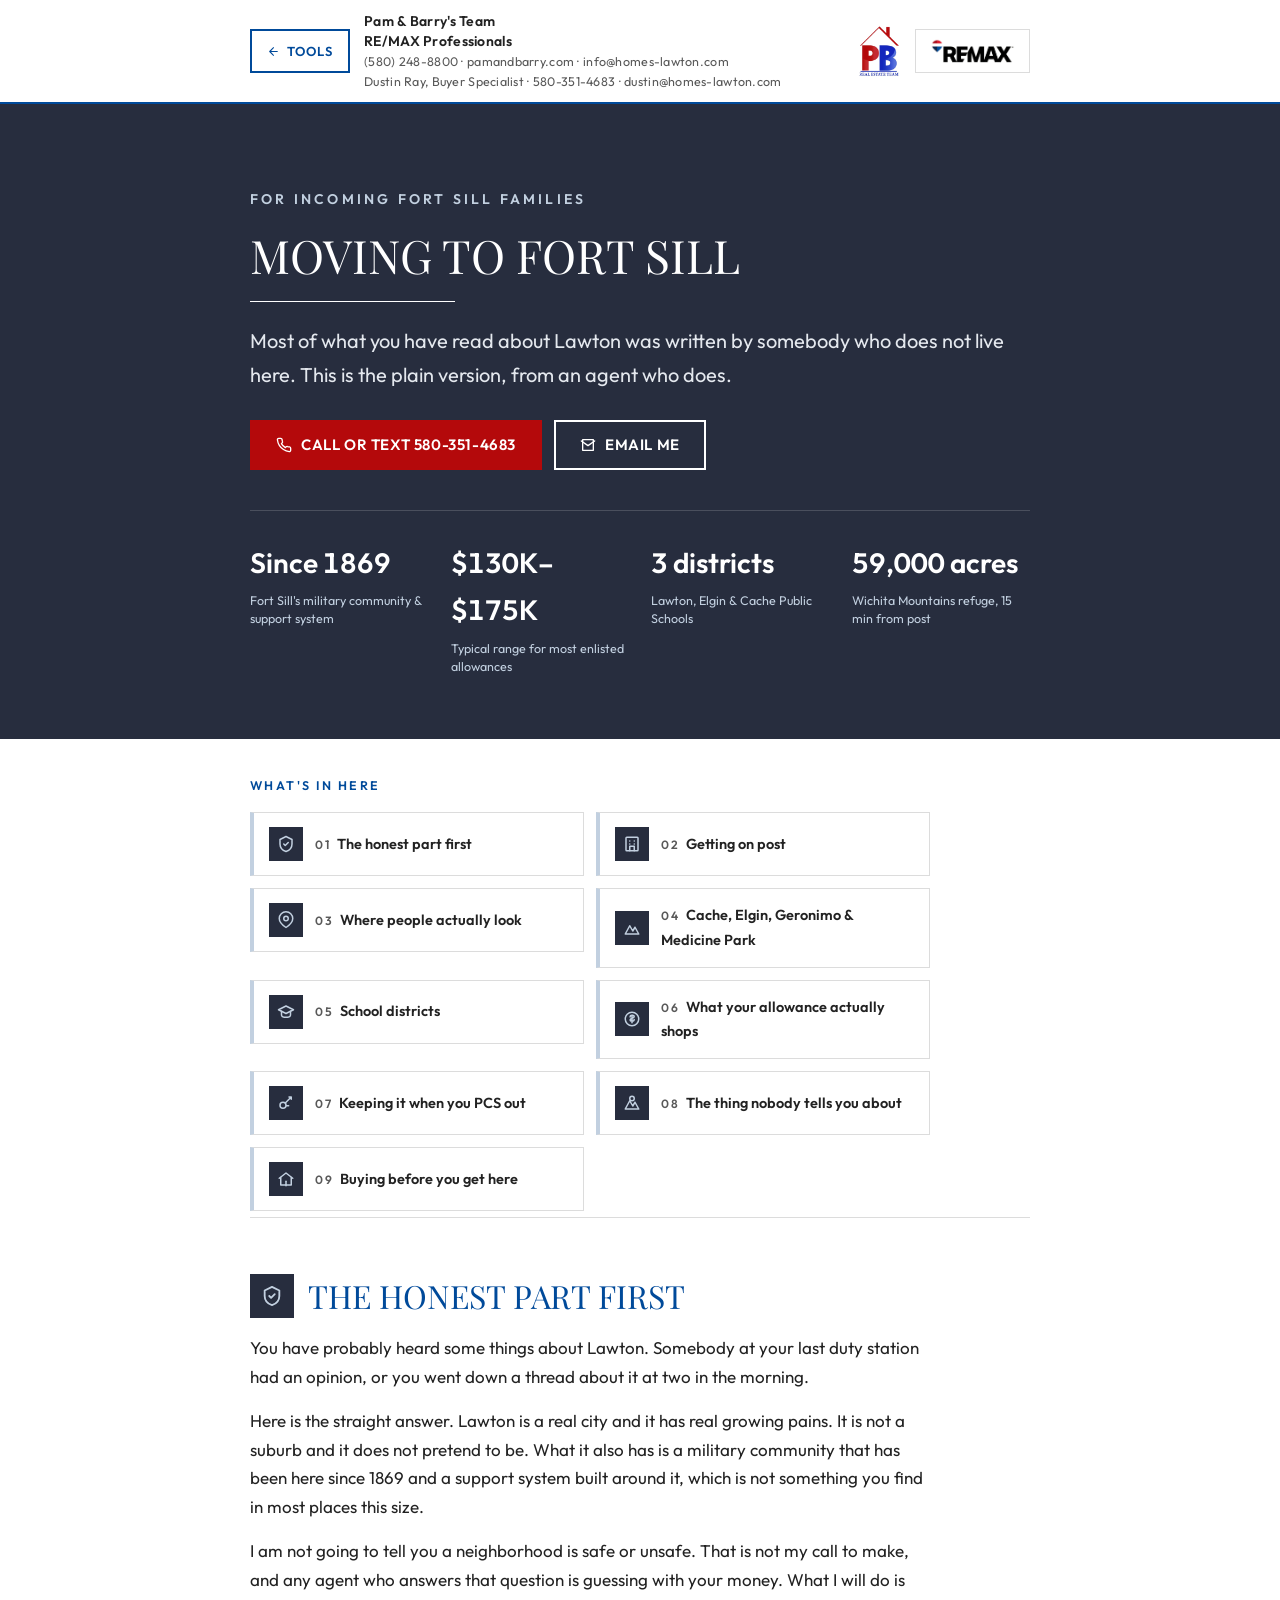
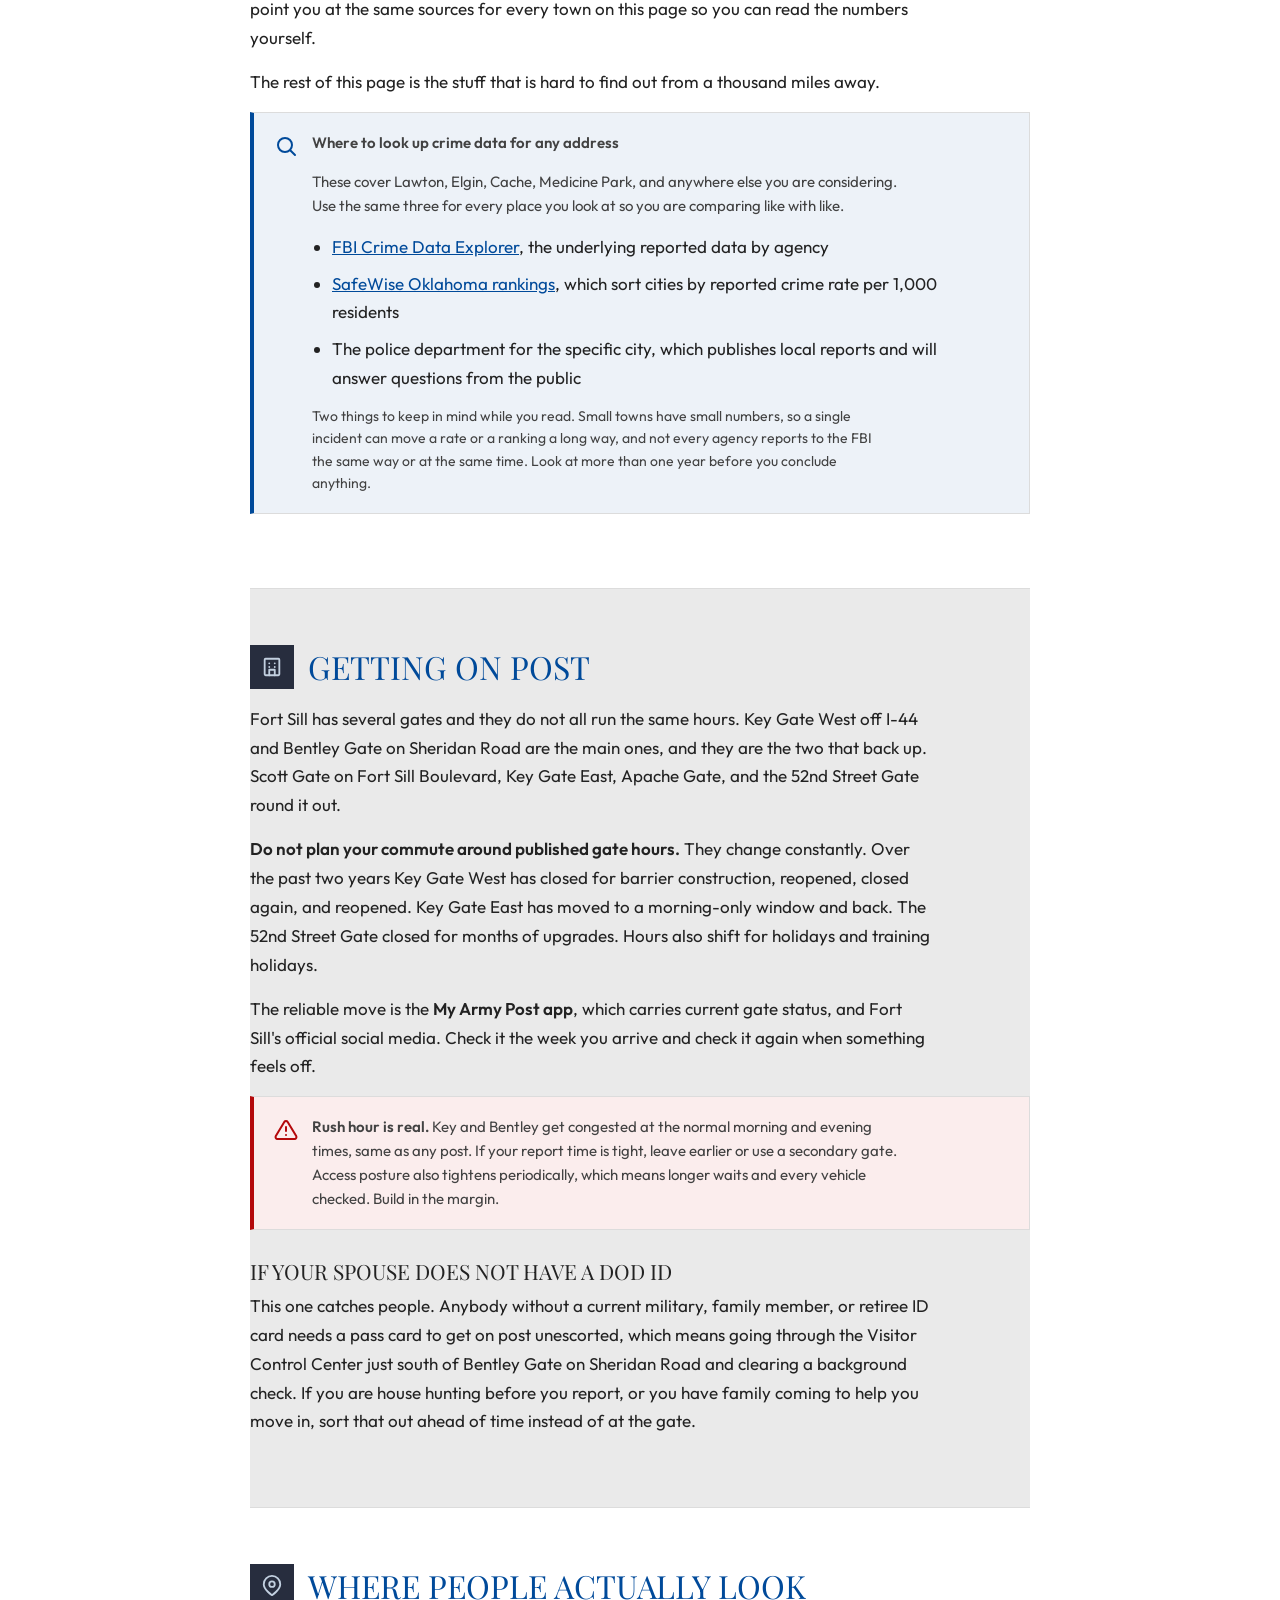
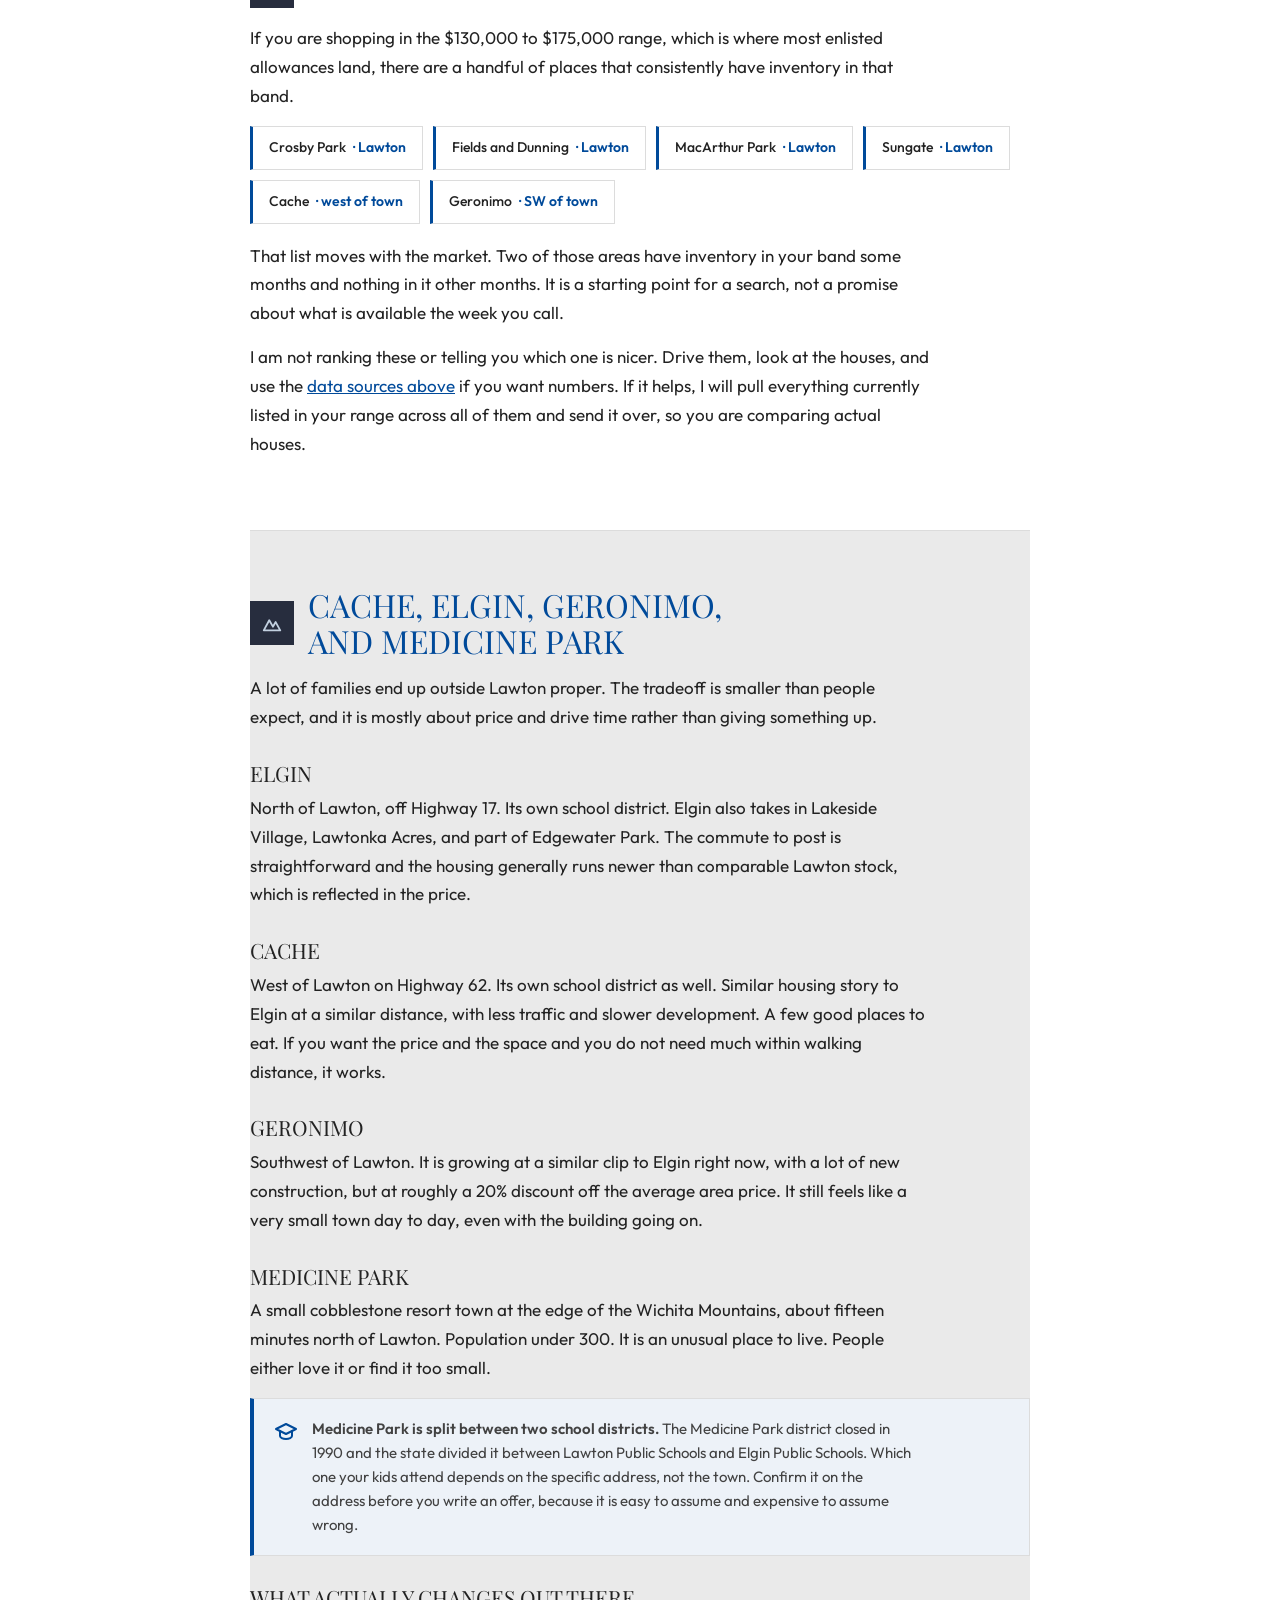
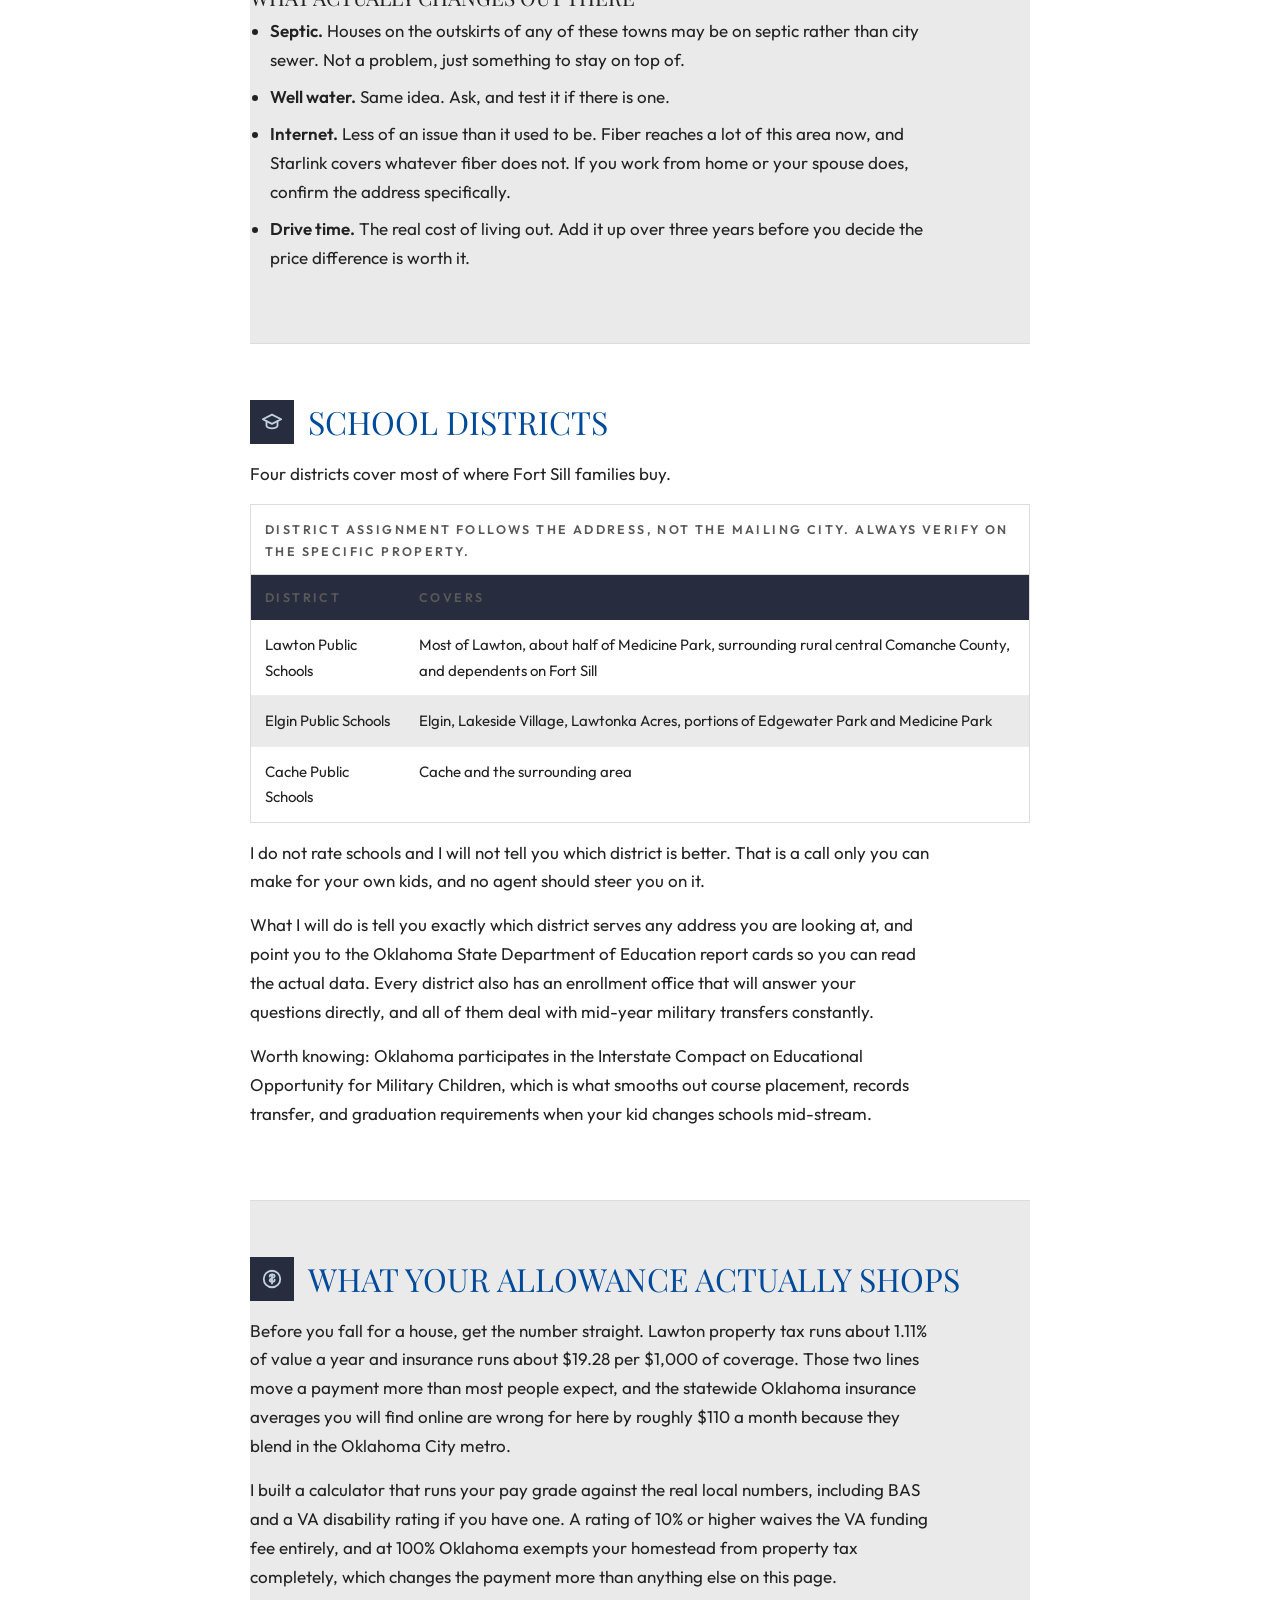
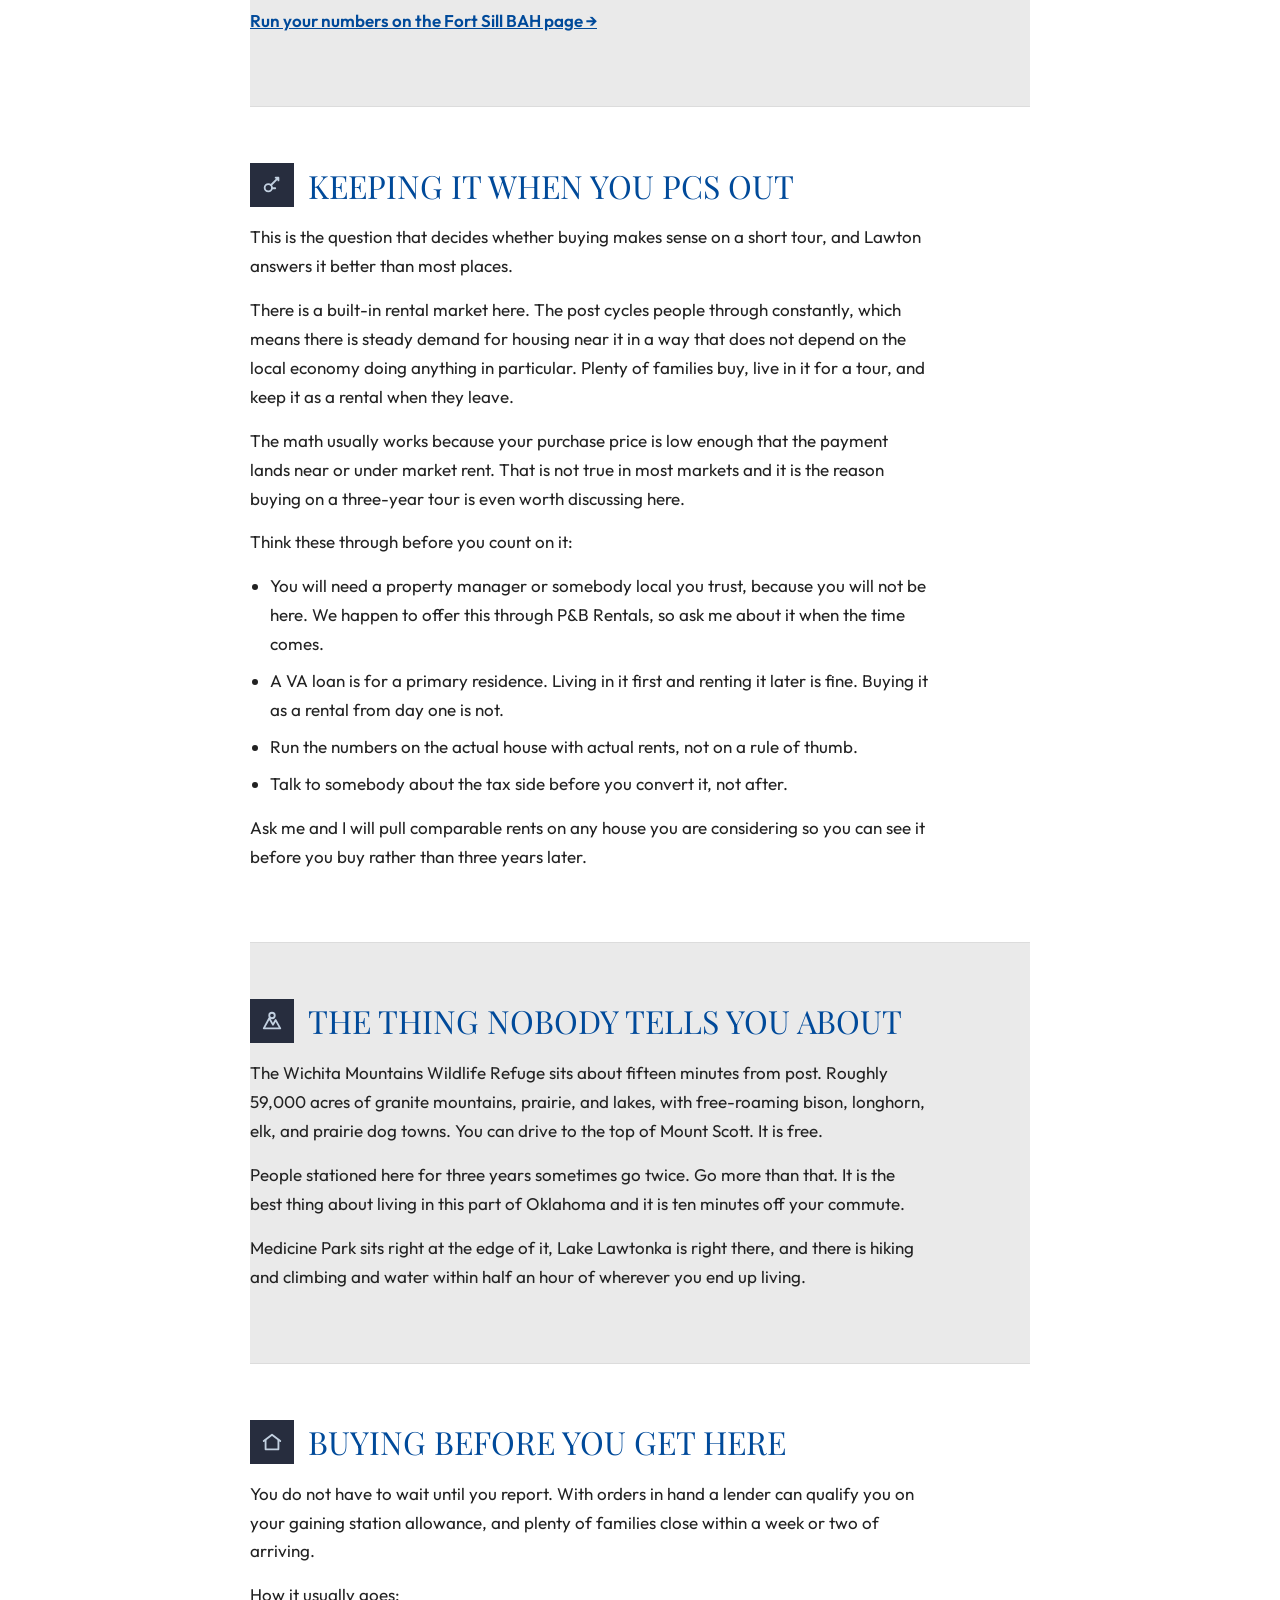
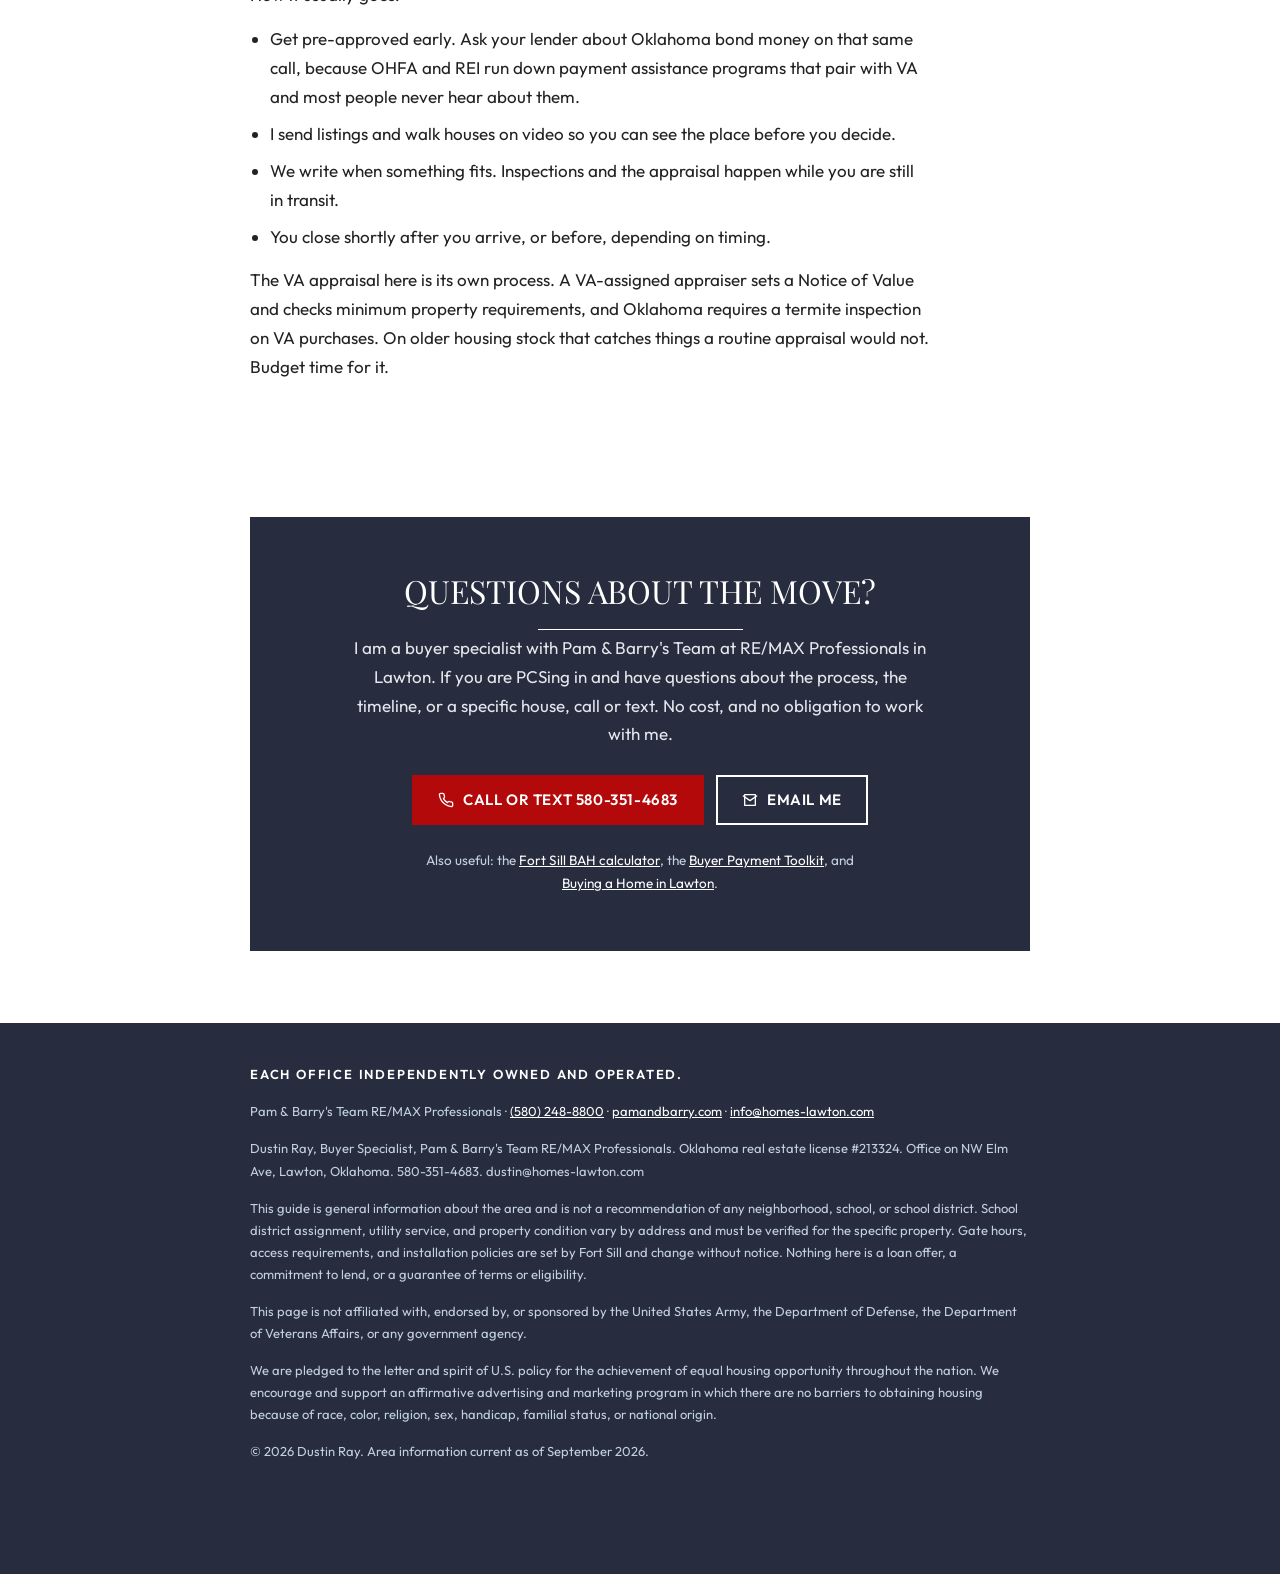
<file: fort-sill/index.html>
<!DOCTYPE html>
<html lang="en">
<head>
<meta charset="utf-8">
<meta name="viewport" content="width=device-width,initial-scale=1">
<title>Moving to Fort Sill | A Straight Guide to Living in the Lawton Area | Pam &amp; Barry's Team RE/MAX Professionals</title>
<meta name="description" content="A plain guide to moving to Fort Sill. Gates, school districts, where the affordable inventory is, what changes out in Cache and Elgin, and what to do with the house when you PCS out.">
<link rel="canonical" href="https://dustinrayokrealtor.github.io/lawton-buyer-tools-v2/fort-sill/">
<meta property="og:title" content="Moving to Fort Sill">
<meta property="og:description" content="A plain guide to the Lawton area for incoming Fort Sill families. Gates, districts, neighborhoods, and the honest version of the tradeoffs.">
<meta property="og:type" content="article">
<link rel="preconnect" href="https://fonts.googleapis.com">
<link rel="preconnect" href="https://fonts.gstatic.com" crossorigin>
<link href="https://fonts.googleapis.com/css2?family=Outfit:wght@300;400;500;600;700&family=Playfair+Display:wght@400;500;600&display=swap" rel="stylesheet">
<link rel="icon" type="image/png" href="../team-logo.png">
<link rel="stylesheet" href="../assets/site.css">
<style>
.wrap{max-width:820px;margin:0 auto;padding:0 20px}
@media (max-width:480px){.wrap{padding:0 16px}}

/* ---------- hero band ---------- */
.hero{background:var(--navy);color:#fff}
.hero-in{padding-block:80px 64px}
.hero h1{color:#fff;margin:0 0 16px}
.hero h1::after{margin-bottom:22px}
.hero .lede{font-size:clamp(17px,2.3vw,20px);color:var(--on-dark);margin:0 0 28px;max-width:38em}

.stats{border-top:1px solid rgba(255,255,255,.16);margin-top:40px;padding-top:28px;display:grid;grid-template-columns:repeat(auto-fit,minmax(150px,1fr));gap:22px}
.stat b{display:block;font-size:clamp(22px,2.8vw,28px);font-weight:600;color:#fff}
.stat span{display:block;font-size:12.5px;color:var(--on-dark-dim);margin-top:5px;line-height:1.45}

/* ---------- table of contents ---------- */
nav.toc{padding:36px 0 6px}
nav.toc p.toclabel{margin:0 0 16px}
.tocgrid{list-style:none;margin:0;padding:0;display:grid;grid-template-columns:repeat(auto-fill,minmax(220px,1fr));gap:12px}
.tocgrid li{margin:0}
.tocgrid a{display:flex;align-items:center;gap:12px;background:var(--paper);border:1px solid var(--line);border-left:4px solid var(--pale);padding:14px 15px;text-decoration:none;color:var(--ink);font-weight:600;font-size:14.5px;transition:border-left-color .15s ease}
.tocgrid a:hover{border-left-color:var(--red);color:var(--ink)}
.tocgrid .ic{flex:none;width:34px;height:34px;background:var(--navy);display:flex;align-items:center;justify-content:center;color:var(--pale)}
.tocgrid svg{width:18px;height:18px}
.tocnum{color:var(--muted);font-weight:600;font-size:12px;letter-spacing:1.6px}

/* ---------- sections ---------- */
section.block{padding:56px 0;border-top:1px solid var(--line)}
section.block.alt{background:var(--mist)}
.kicker{display:flex;align-items:center;gap:14px;margin:0 0 16px}
.kicker .ic{flex:none;width:44px;height:44px;background:var(--navy);color:var(--pale);display:flex;align-items:center;justify-content:center}
.kicker svg{width:22px;height:22px}
h2{scroll-margin-top:96px}
h3{margin:30px 0 8px}
p{margin:0 0 15px;max-width:40em}
ul{margin:0 0 15px;padding-left:20px;max-width:40em}
li{margin-bottom:8px}

/* ---------- tables ---------- */
.tscroll{overflow-x:auto;margin:0 0 16px;border:1px solid var(--line)}
table{border-collapse:collapse;width:100%;font-size:15px;background:var(--paper);min-width:440px}
caption{text-align:left;padding:14px 14px 12px;caption-side:top;border-bottom:1px solid var(--line)}
th,td{padding:12px 14px;text-align:left;border-bottom:1px solid var(--line-2);vertical-align:top}
th{background:var(--navy);color:#fff;font-family:var(--font-ui);font-weight:600;font-size:12.5px;letter-spacing:2px;text-transform:uppercase;border-bottom:0}
tbody tr:last-child td{border-bottom:none}
tbody tr:nth-child(even){background:var(--mist)}

/* ---------- pills ---------- */
.pillrow{display:flex;flex-wrap:wrap;gap:10px;margin:0 0 18px}
.pill{background:var(--paper);border:1px solid var(--line);border-left:3px solid var(--blue);padding:9px 16px;font-size:14px;font-weight:500;display:inline-flex;align-items:baseline;gap:7px}
.pill b{color:var(--blue);font-weight:600;font-variant-numeric:tabular-nums}

/* ---------- cta ---------- */
.ctawrap{padding:64px 0 72px}
.cta{background:var(--navy);color:#fff;padding:56px 32px;text-align:center}
.cta h2{color:#fff}
.cta p.ctalede{margin:0 auto 26px;max-width:34em;color:var(--on-dark)}
.ctafoot{font-size:13.5px;color:var(--on-dark-dim);margin:24px auto 0;max-width:34em}
.ctafoot a{color:#fff}

@media print{
  body{font-size:12pt}
  .cta{display:none!important}
  .hero{background:#fff;color:#000}
  .hero h1,.hero .lede,.stat b,.stat span{color:#000}
  th{background:#fff;color:#000;border-bottom:2px solid #000}
  section.block{page-break-inside:avoid}
}
</style>
</head>
<body>

<header class="site">
  <div class="wrap hdr">
    <div class="hdrleft">
      <a href="../" class="backlink"><svg viewBox="0 0 24 24" fill="none" stroke="currentColor" stroke-width="2" stroke-linecap="round" stroke-linejoin="round"><path d="M19 12H5M12 19l-7-7 7-7"/></svg>Tools</a>
      <div class="brandline">
        Pam &amp; Barry's Team<br>RE/MAX Professionals
      <span><a href="tel:+15802488800" class="hdrlink">(580) 248-8800</a> &middot; <a href="https://www.pamandbarry.com/" class="hdrlink">pamandbarry.com</a> &middot; <a href="mailto:info@homes-lawton.com" class="hdrlink">info@homes-lawton.com</a></span>
        <span>Dustin Ray, Buyer Specialist &middot; <a href="tel:5803514683" class="hdrlink">580-351-4683</a> &middot; <a href="mailto:dustin@homes-lawton.com?subject=Moving%20to%20Fort%20Sill" class="hdrlink">dustin@homes-lawton.com</a></span>
      </div>
    </div>
    <span class="logo-wrap"><img src="../team-logo.png" alt="Pam and Barry's Real Estate Team" class="pb-logo" width="141" height="180"><span class="rx-chip"><img src="../assets/remax-logo.png" alt="RE/MAX" width="381" height="116"></span></span>
  </div>
</header>

<div class="hero">
  <div class="wrap hero-in">
    <span class="eyebrow">
      <svg viewBox="0 0 24 24" fill="none" stroke="currentColor" stroke-width="2" stroke-linecap="round" stroke-linejoin="round"><path d="M12 2l2.3 4.9 5.4.8-3.9 3.8.9 5.4-4.7-2.5-4.7 2.5.9-5.4-3.9-3.8 5.4-.8z"/></svg>
      For incoming Fort Sill families
    </span>
    <h1>Moving to Fort Sill</h1>
    <p class="lede">Most of what you have read about Lawton was written by somebody who does not live here. This is the plain version, from an agent who does.</p>
    <div class="hero-cta">
      <a class="btn" href="tel:5803514683">
        <svg viewBox="0 0 24 24" fill="none" stroke="currentColor" stroke-width="2" stroke-linecap="round" stroke-linejoin="round"><path d="M22 16.9v3a2 2 0 0 1-2.2 2 19.8 19.8 0 0 1-8.6-3.1 19.5 19.5 0 0 1-6-6 19.8 19.8 0 0 1-3.1-8.7A2 2 0 0 1 4.1 2h3a2 2 0 0 1 2 1.7c.1 1 .3 2 .6 2.9a2 2 0 0 1-.4 2.1L8.1 9.9a16 16 0 0 0 6 6l1.2-1.2a2 2 0 0 1 2.1-.4c.9.3 1.9.5 2.9.6a2 2 0 0 1 1.7 2z"/></svg>
        Call or text 580-351-4683
      </a>
      <a class="btn alt" href="mailto:dustin@homes-lawton.com?subject=Moving%20to%20Fort%20Sill&body=Hi%20Dustin%2C%0A%0AI%20read%20your%20Fort%20Sill%20guide.%20A%20few%20things%20I%20would%20like%20to%20ask%3A%0A%0A%0A%0AThanks%2C%0A">
        <svg viewBox="0 0 24 24" fill="none" stroke="currentColor" stroke-width="2" stroke-linecap="round" stroke-linejoin="round"><path d="M4 4h16v16H4z"/><path d="M22 6l-10 7L2 6"/></svg>
        Email me
      </a>
    </div>

    <div class="stats">
      <div class="stat"><b>Since 1869</b><span>Fort Sill's military community &amp; support system</span></div>
      <div class="stat"><b>$130K&ndash;$175K</b><span>Typical range for most enlisted allowances</span></div>
      <div class="stat"><b>3 districts</b><span>Lawton, Elgin &amp; Cache Public Schools</span></div>
      <div class="stat"><b>59,000 acres</b><span>Wichita Mountains refuge, 15 min from post</span></div>
    </div>
  </div>
</div>

<main class="wrap">

<nav class="toc" aria-label="Table of contents">
  <p class="toclabel">What's in here</p>
  <ul class="tocgrid">
    <li><a href="#honest"><span class="ic"><svg viewBox="0 0 24 24" fill="none" stroke="currentColor" stroke-width="2" stroke-linecap="round" stroke-linejoin="round"><path d="M12 2l8 4v6c0 5-3.4 8.5-8 10-4.6-1.5-8-5-8-10V6z"/><path d="M9 12l2 2 4-4"/></svg></span><span><span class="tocnum">01&nbsp; </span>The honest part first</span></a></li>
    <li><a href="#gates"><span class="ic"><svg viewBox="0 0 24 24" fill="none" stroke="currentColor" stroke-width="2" stroke-linecap="round" stroke-linejoin="round"><rect x="4" y="3" width="16" height="18" rx="1"/><path d="M9 21v-6h6v6"/><path d="M9 8h.01M15 8h.01M9 12h.01M15 12h.01"/></svg></span><span><span class="tocnum">02&nbsp; </span>Getting on post</span></a></li>
    <li><a href="#where"><span class="ic"><svg viewBox="0 0 24 24" fill="none" stroke="currentColor" stroke-width="2" stroke-linecap="round" stroke-linejoin="round"><path d="M21 10c0 6-9 12-9 12S3 16 3 10a9 9 0 0 1 18 0z"/><circle cx="12" cy="10" r="3"/></svg></span><span><span class="tocnum">03&nbsp; </span>Where people actually look</span></a></li>
    <li><a href="#outoftown"><span class="ic"><svg viewBox="0 0 24 24" fill="none" stroke="currentColor" stroke-width="2" stroke-linecap="round" stroke-linejoin="round"><path d="M3 20l6-11 4 7 3-5 5 9z"/></svg></span><span><span class="tocnum">04&nbsp; </span>Cache, Elgin, Geronimo &amp; Medicine Park</span></a></li>
    <li><a href="#schools"><span class="ic"><svg viewBox="0 0 24 24" fill="none" stroke="currentColor" stroke-width="2" stroke-linecap="round" stroke-linejoin="round"><path d="M2 9l10-5 10 5-10 5z"/><path d="M6 11v5c0 1.5 2.7 3 6 3s6-1.5 6-3v-5"/></svg></span><span><span class="tocnum">05&nbsp; </span>School districts</span></a></li>
    <li><a href="#budget"><span class="ic"><svg viewBox="0 0 24 24" fill="none" stroke="currentColor" stroke-width="2" stroke-linecap="round" stroke-linejoin="round"><circle cx="12" cy="12" r="9"/><path d="M12 7v10M9.5 9.3c0-1.3 1.2-2.3 2.7-2.3s2.7.8 2.7 2c0 2.3-5.4 1.7-5.4 4 0 1.2 1.2 2 2.7 2s2.7-1 2.7-2.3"/></svg></span><span><span class="tocnum">06&nbsp; </span>What your allowance actually shops</span></a></li>
    <li><a href="#rental"><span class="ic"><svg viewBox="0 0 24 24" fill="none" stroke="currentColor" stroke-width="2" stroke-linecap="round" stroke-linejoin="round"><circle cx="8" cy="15" r="4"/><path d="M11 12l8-8M16 4h3v3M12.5 15.5h3"/></svg></span><span><span class="tocnum">07&nbsp; </span>Keeping it when you PCS out</span></a></li>
    <li><a href="#refuge"><span class="ic"><svg viewBox="0 0 24 24" fill="none" stroke="currentColor" stroke-width="2" stroke-linecap="round" stroke-linejoin="round"><circle cx="12" cy="6" r="3"/><path d="M3 20l6-11 4 7 3-5 5 9z"/></svg></span><span><span class="tocnum">08&nbsp; </span>The thing nobody tells you about</span></a></li>
    <li><a href="#early"><span class="ic"><svg viewBox="0 0 24 24" fill="none" stroke="currentColor" stroke-width="2" stroke-linecap="round" stroke-linejoin="round"><path d="M3 11l9-7 9 7"/><path d="M5 10v10h14V10"/><path d="M12 21v-6h0"/></svg></span><span><span class="tocnum">09&nbsp; </span>Buying before you get here</span></a></li>
  </ul>
</nav>

<section id="honest" class="block">
  <div class="kicker">
    <span class="ic"><svg viewBox="0 0 24 24" fill="none" stroke="currentColor" stroke-width="2" stroke-linecap="round" stroke-linejoin="round"><path d="M12 2l8 4v6c0 5-3.4 8.5-8 10-4.6-1.5-8-5-8-10V6z"/><path d="M9 12l2 2 4-4"/></svg></span>
    <h2>The honest part first</h2>
  </div>
  <p>You have probably heard some things about Lawton. Somebody at your last duty station had an opinion, or you went down a thread about it at two in the morning.</p>
  <p>Here is the straight answer. Lawton is a real city and it has real growing pains. It is not a suburb and it does not pretend to be. What it also has is a military community that has been here since 1869 and a support system built around it, which is not something you find in most places this size.</p>
  <p>I am not going to tell you a neighborhood is safe or unsafe. That is not my call to make, and any agent who answers that question is guessing with your money. What I will do is point you at the same sources for every town on this page so you can read the numbers yourself.</p>
  <p>The rest of this page is the stuff that is hard to find out from a thousand miles away.</p>

  <div class="note">
    <span class="nic"><svg viewBox="0 0 24 24" fill="none" stroke="currentColor" stroke-width="2" stroke-linecap="round" stroke-linejoin="round"><circle cx="11" cy="11" r="7"/><path d="M21 21l-4.3-4.3"/></svg></span>
    <div class="ntext">
      <p><strong>Where to look up crime data for any address</strong></p>
      <p>These cover Lawton, Elgin, Cache, Medicine Park, and anywhere else you are considering. Use the same three for every place you look at so you are comparing like with like.</p>
      <ul style="margin-bottom:12px">
        <li><a href="https://cde.ucr.cjis.gov/" rel="nofollow noopener" target="_blank">FBI Crime Data Explorer</a>, the underlying reported data by agency</li>
        <li><a href="https://www.safewise.com/research/safest-cities/oklahoma/" rel="nofollow noopener" target="_blank">SafeWise Oklahoma rankings</a>, which sort cities by reported crime rate per 1,000 residents</li>
        <li>The police department for the specific city, which publishes local reports and will answer questions from the public</li>
      </ul>
      <p style="font-size:14px">Two things to keep in mind while you read. Small towns have small numbers, so a single incident can move a rate or a ranking a long way, and not every agency reports to the FBI the same way or at the same time. Look at more than one year before you conclude anything.</p>
    </div>
  </div>
</section>

<section id="gates" class="block alt">
  <div class="kicker">
    <span class="ic"><svg viewBox="0 0 24 24" fill="none" stroke="currentColor" stroke-width="2" stroke-linecap="round" stroke-linejoin="round"><rect x="4" y="3" width="16" height="18" rx="1"/><path d="M9 21v-6h6v6"/><path d="M9 8h.01M15 8h.01M9 12h.01M15 12h.01"/></svg></span>
    <h2>Getting on post</h2>
  </div>
  <p>Fort Sill has several gates and they do not all run the same hours. Key Gate West off I-44 and Bentley Gate on Sheridan Road are the main ones, and they are the two that back up. Scott Gate on Fort Sill Boulevard, Key Gate East, Apache Gate, and the 52nd Street Gate round it out.</p>
  <p><strong>Do not plan your commute around published gate hours.</strong> They change constantly. Over the past two years Key Gate West has closed for barrier construction, reopened, closed again, and reopened. Key Gate East has moved to a morning-only window and back. The 52nd Street Gate closed for months of upgrades. Hours also shift for holidays and training holidays.</p>
  <p>The reliable move is the <strong>My Army Post app</strong>, which carries current gate status, and Fort Sill's official social media. Check it the week you arrive and check it again when something feels off.</p>

  <div class="note warn">
    <span class="nic"><svg viewBox="0 0 24 24" fill="none" stroke="currentColor" stroke-width="2" stroke-linecap="round" stroke-linejoin="round"><path d="M12 9v4M12 17h.01"/><path d="M10.3 3.9L1.8 18a2 2 0 0 0 1.7 3h17a2 2 0 0 0 1.7-3L13.7 3.9a2 2 0 0 0-3.4 0z"/></svg></span>
    <div class="ntext">
      <p><strong>Rush hour is real.</strong> Key and Bentley get congested at the normal morning and evening times, same as any post. If your report time is tight, leave earlier or use a secondary gate. Access posture also tightens periodically, which means longer waits and every vehicle checked. Build in the margin.</p>
    </div>
  </div>

  <h3>If your spouse does not have a DoD ID</h3>
  <p>This one catches people. Anybody without a current military, family member, or retiree ID card needs a pass card to get on post unescorted, which means going through the Visitor Control Center just south of Bentley Gate on Sheridan Road and clearing a background check. If you are house hunting before you report, or you have family coming to help you move in, sort that out ahead of time instead of at the gate.</p>
</section>

<section id="where" class="block">
  <div class="kicker">
    <span class="ic"><svg viewBox="0 0 24 24" fill="none" stroke="currentColor" stroke-width="2" stroke-linecap="round" stroke-linejoin="round"><path d="M21 10c0 6-9 12-9 12S3 16 3 10a9 9 0 0 1 18 0z"/><circle cx="12" cy="10" r="3"/></svg></span>
    <h2>Where people actually look</h2>
  </div>
  <p>If you are shopping in the $130,000 to $175,000 range, which is where most enlisted allowances land, there are a handful of places that consistently have inventory in that band.</p>
  <div class="pillrow">
    <span class="pill">Crosby Park <b>&middot; Lawton</b></span>
    <span class="pill">Fields and Dunning <b>&middot; Lawton</b></span>
    <span class="pill">MacArthur Park <b>&middot; Lawton</b></span>
    <span class="pill">Sungate <b>&middot; Lawton</b></span>
    <span class="pill">Cache <b>&middot; west of town</b></span>
    <span class="pill">Geronimo <b>&middot; SW of town</b></span>
  </div>
  <p>That list moves with the market. Two of those areas have inventory in your band some months and nothing in it other months. It is a starting point for a search, not a promise about what is available the week you call.</p>
  <p>I am not ranking these or telling you which one is nicer. Drive them, look at the houses, and use the <a href="#honest">data sources above</a> if you want numbers. If it helps, I will pull everything currently listed in your range across all of them and send it over, so you are comparing actual houses.</p>
</section>

<section id="outoftown" class="block alt">
  <div class="kicker">
    <span class="ic"><svg viewBox="0 0 24 24" fill="none" stroke="currentColor" stroke-width="2" stroke-linecap="round" stroke-linejoin="round"><path d="M3 20l6-11 4 7 3-5 5 9z"/></svg></span>
    <h2>Cache, Elgin, Geronimo, and Medicine Park</h2>
  </div>
  <p>A lot of families end up outside Lawton proper. The tradeoff is smaller than people expect, and it is mostly about price and drive time rather than giving something up.</p>

  <h3>Elgin</h3>
  <p>North of Lawton, off Highway 17. Its own school district. Elgin also takes in Lakeside Village, Lawtonka Acres, and part of Edgewater Park. The commute to post is straightforward and the housing generally runs newer than comparable Lawton stock, which is reflected in the price.</p>

  <h3>Cache</h3>
  <p>West of Lawton on Highway 62. Its own school district as well. Similar housing story to Elgin at a similar distance, with less traffic and slower development. A few good places to eat. If you want the price and the space and you do not need much within walking distance, it works.</p>

  <h3>Geronimo</h3>
  <p>Southwest of Lawton. It is growing at a similar clip to Elgin right now, with a lot of new construction, but at roughly a 20% discount off the average area price. It still feels like a very small town day to day, even with the building going on.</p>

  <h3>Medicine Park</h3>
  <p>A small cobblestone resort town at the edge of the Wichita Mountains, about fifteen minutes north of Lawton. Population under 300. It is an unusual place to live. People either love it or find it too small.</p>

  <div class="note">
    <span class="nic"><svg viewBox="0 0 24 24" fill="none" stroke="currentColor" stroke-width="2" stroke-linecap="round" stroke-linejoin="round"><path d="M2 9l10-5 10 5-10 5z"/><path d="M6 11v5c0 1.5 2.7 3 6 3s6-1.5 6-3v-5"/></svg></span>
    <div class="ntext">
      <p><strong>Medicine Park is split between two school districts.</strong> The Medicine Park district closed in 1990 and the state divided it between Lawton Public Schools and Elgin Public Schools. Which one your kids attend depends on the specific address, not the town. Confirm it on the address before you write an offer, because it is easy to assume and expensive to assume wrong.</p>
    </div>
  </div>

  <h3>What actually changes out there</h3>
  <ul>
    <li><strong>Septic.</strong> Houses on the outskirts of any of these towns may be on septic rather than city sewer. Not a problem, just something to stay on top of.</li>
    <li><strong>Well water.</strong> Same idea. Ask, and test it if there is one.</li>
    <li><strong>Internet.</strong> Less of an issue than it used to be. Fiber reaches a lot of this area now, and Starlink covers whatever fiber does not. If you work from home or your spouse does, confirm the address specifically.</li>
    <li><strong>Drive time.</strong> The real cost of living out. Add it up over three years before you decide the price difference is worth it.</li>
  </ul>
</section>

<section id="schools" class="block">
  <div class="kicker">
    <span class="ic"><svg viewBox="0 0 24 24" fill="none" stroke="currentColor" stroke-width="2" stroke-linecap="round" stroke-linejoin="round"><path d="M2 9l10-5 10 5-10 5z"/><path d="M6 11v5c0 1.5 2.7 3 6 3s6-1.5 6-3v-5"/></svg></span>
    <h2>School districts</h2>
  </div>
  <p>Four districts cover most of where Fort Sill families buy.</p>
  <div class="tscroll">
  <table>
    <caption>District assignment follows the address, not the mailing city. Always verify on the specific property.</caption>
    <thead><tr><th>District</th><th>Covers</th></tr></thead>
    <tbody>
      <tr><td>Lawton Public Schools</td><td>Most of Lawton, about half of Medicine Park, surrounding rural central Comanche County, and dependents on Fort Sill</td></tr>
      <tr><td>Elgin Public Schools</td><td>Elgin, Lakeside Village, Lawtonka Acres, portions of Edgewater Park and Medicine Park</td></tr>
      <tr><td>Cache Public Schools</td><td>Cache and the surrounding area</td></tr>
    </tbody>
  </table>
  </div>
  <p>I do not rate schools and I will not tell you which district is better. That is a call only you can make for your own kids, and no agent should steer you on it.</p>
  <p>What I will do is tell you exactly which district serves any address you are looking at, and point you to the Oklahoma State Department of Education report cards so you can read the actual data. Every district also has an enrollment office that will answer your questions directly, and all of them deal with mid-year military transfers constantly.</p>
  <p>Worth knowing: Oklahoma participates in the Interstate Compact on Educational Opportunity for Military Children, which is what smooths out course placement, records transfer, and graduation requirements when your kid changes schools mid-stream.</p>
</section>

<section id="budget" class="block alt">
  <div class="kicker">
    <span class="ic"><svg viewBox="0 0 24 24" fill="none" stroke="currentColor" stroke-width="2" stroke-linecap="round" stroke-linejoin="round"><circle cx="12" cy="12" r="9"/><path d="M12 7v10M9.5 9.3c0-1.3 1.2-2.3 2.7-2.3s2.7.8 2.7 2c0 2.3-5.4 1.7-5.4 4 0 1.2 1.2 2 2.7 2s2.7-1 2.7-2.3"/></svg></span>
    <h2>What your allowance actually shops</h2>
  </div>
  <p>Before you fall for a house, get the number straight. Lawton property tax runs about 1.11% of value a year and insurance runs about $19.28 per $1,000 of coverage. Those two lines move a payment more than most people expect, and the statewide Oklahoma insurance averages you will find online are wrong for here by roughly $110 a month because they blend in the Oklahoma City metro.</p>
  <p>I built a calculator that runs your pay grade against the real local numbers, including BAS and a VA disability rating if you have one. A rating of 10% or higher waives the VA funding fee entirely, and at 100% Oklahoma exempts your homestead from property tax completely, which changes the payment more than anything else on this page.</p>
  <p><a href="../bah/"><strong>Run your numbers on the Fort Sill BAH page &rarr;</strong></a></p>
</section>

<section id="rental" class="block">
  <div class="kicker">
    <span class="ic"><svg viewBox="0 0 24 24" fill="none" stroke="currentColor" stroke-width="2" stroke-linecap="round" stroke-linejoin="round"><circle cx="8" cy="15" r="4"/><path d="M11 12l8-8M16 4h3v3M12.5 15.5h3"/></svg></span>
    <h2>Keeping it when you PCS out</h2>
  </div>
  <p>This is the question that decides whether buying makes sense on a short tour, and Lawton answers it better than most places.</p>
  <p>There is a built-in rental market here. The post cycles people through constantly, which means there is steady demand for housing near it in a way that does not depend on the local economy doing anything in particular. Plenty of families buy, live in it for a tour, and keep it as a rental when they leave.</p>
  <p>The math usually works because your purchase price is low enough that the payment lands near or under market rent. That is not true in most markets and it is the reason buying on a three-year tour is even worth discussing here.</p>
  <p>Think these through before you count on it:</p>
  <ul>
    <li>You will need a property manager or somebody local you trust, because you will not be here. We happen to offer this through P&amp;B Rentals, so ask me about it when the time comes.</li>
    <li>A VA loan is for a primary residence. Living in it first and renting it later is fine. Buying it as a rental from day one is not.</li>
    <li>Run the numbers on the actual house with actual rents, not on a rule of thumb.</li>
    <li>Talk to somebody about the tax side before you convert it, not after.</li>
  </ul>
  <p>Ask me and I will pull comparable rents on any house you are considering so you can see it before you buy rather than three years later.</p>
</section>

<section id="refuge" class="block alt">
  <div class="kicker">
    <span class="ic"><svg viewBox="0 0 24 24" fill="none" stroke="currentColor" stroke-width="2" stroke-linecap="round" stroke-linejoin="round"><circle cx="12" cy="6" r="3"/><path d="M3 20l6-11 4 7 3-5 5 9z"/></svg></span>
    <h2>The thing nobody tells you about</h2>
  </div>
  <p>The Wichita Mountains Wildlife Refuge sits about fifteen minutes from post. Roughly 59,000 acres of granite mountains, prairie, and lakes, with free-roaming bison, longhorn, elk, and prairie dog towns. You can drive to the top of Mount Scott. It is free.</p>
  <p>People stationed here for three years sometimes go twice. Go more than that. It is the best thing about living in this part of Oklahoma and it is ten minutes off your commute.</p>
  <p>Medicine Park sits right at the edge of it, Lake Lawtonka is right there, and there is hiking and climbing and water within half an hour of wherever you end up living.</p>
</section>

<section id="early" class="block">
  <div class="kicker">
    <span class="ic"><svg viewBox="0 0 24 24" fill="none" stroke="currentColor" stroke-width="2" stroke-linecap="round" stroke-linejoin="round"><path d="M3 11l9-7 9 7"/><path d="M5 10v10h14V10"/></svg></span>
    <h2>Buying before you get here</h2>
  </div>
  <p>You do not have to wait until you report. With orders in hand a lender can qualify you on your gaining station allowance, and plenty of families close within a week or two of arriving.</p>
  <p>How it usually goes:</p>
  <ul>
    <li>Get pre-approved early. Ask your lender about Oklahoma bond money on that same call, because OHFA and REI run down payment assistance programs that pair with VA and most people never hear about them.</li>
    <li>I send listings and walk houses on video so you can see the place before you decide.</li>
    <li>We write when something fits. Inspections and the appraisal happen while you are still in transit.</li>
    <li>You close shortly after you arrive, or before, depending on timing.</li>
  </ul>
  <p>The VA appraisal here is its own process. A VA-assigned appraiser sets a Notice of Value and checks minimum property requirements, and Oklahoma requires a termite inspection on VA purchases. On older housing stock that catches things a routine appraisal would not. Budget time for it.</p>
</section>

<div class="ctawrap">
  <div class="cta">
    <h2>Questions about the move?</h2>
    <p class="ctalede">I am a buyer specialist with Pam &amp; Barry's Team at RE/MAX Professionals in Lawton. If you are PCSing in and have questions about the process, the timeline, or a specific house, call or text. No cost, and no obligation to work with me.</p>
    <div class="btnrow">
      <a class="btn" href="tel:5803514683">
        <svg viewBox="0 0 24 24" fill="none" stroke="currentColor" stroke-width="2" stroke-linecap="round" stroke-linejoin="round"><path d="M22 16.9v3a2 2 0 0 1-2.2 2 19.8 19.8 0 0 1-8.6-3.1 19.5 19.5 0 0 1-6-6 19.8 19.8 0 0 1-3.1-8.7A2 2 0 0 1 4.1 2h3a2 2 0 0 1 2 1.7c.1 1 .3 2 .6 2.9a2 2 0 0 1-.4 2.1L8.1 9.9a16 16 0 0 0 6 6l1.2-1.2a2 2 0 0 1 2.1-.4c.9.3 1.9.5 2.9.6a2 2 0 0 1 1.7 2z"/></svg>
        Call or text 580-351-4683
      </a>
      <a class="btn alt" href="mailto:dustin@homes-lawton.com?subject=Moving%20to%20Fort%20Sill&body=Hi%20Dustin%2C%0A%0AI%20read%20your%20Fort%20Sill%20guide.%20A%20few%20things%20I%20would%20like%20to%20ask%3A%0A%0A%0A%0AThanks%2C%0A">
        <svg viewBox="0 0 24 24" fill="none" stroke="currentColor" stroke-width="2" stroke-linecap="round" stroke-linejoin="round"><path d="M4 4h16v16H4z"/><path d="M22 6l-10 7L2 6"/></svg>
        Email me
      </a>
    </div>
    <p class="ctafoot">Also useful: the <a href="../bah/">Fort Sill BAH calculator</a>, the <a href="../payment-toolkit.html">Buyer Payment Toolkit</a>, and <a href="../buying-guide.html">Buying a Home in Lawton</a>.</p>
  </div>
</div>

</main>

<footer class="site">
  <div class="wrap">
    <p class="eiooo">Each Office Independently Owned and Operated.</p>
    <p>Pam &amp; Barry's Team RE/MAX Professionals &middot; <a href="tel:+15802488800">(580) 248-8800</a> &middot; <a href="https://www.pamandbarry.com/">pamandbarry.com</a> &middot; <a href="mailto:info@homes-lawton.com">info@homes-lawton.com</a></p>
    <p>Dustin Ray, Buyer Specialist, Pam &amp; Barry's Team RE/MAX Professionals. Oklahoma real estate license #213324. Office on NW Elm Ave, Lawton, Oklahoma. 580-351-4683. dustin@homes-lawton.com</p>
    <p>This guide is general information about the area and is not a recommendation of any neighborhood, school, or school district. School district assignment, utility service, and property condition vary by address and must be verified for the specific property. Gate hours, access requirements, and installation policies are set by Fort Sill and change without notice. Nothing here is a loan offer, a commitment to lend, or a guarantee of terms or eligibility.</p>
    <p>This page is not affiliated with, endorsed by, or sponsored by the United States Army, the Department of Defense, the Department of Veterans Affairs, or any government agency.</p>
    <p>We are pledged to the letter and spirit of U.S. policy for the achievement of equal housing opportunity throughout the nation. We encourage and support an affirmative advertising and marketing program in which there are no barriers to obtaining housing because of race, color, religion, sex, handicap, familial status, or national origin.</p>
    <p>&copy; <span id="yr">2026</span> Dustin Ray. Area information current as of September 2026.</p>
  </div>
</footer>

<div class="stickybar">
  <a href="tel:5803514683">
    <svg viewBox="0 0 24 24" fill="none" stroke="currentColor" stroke-width="2" stroke-linecap="round" stroke-linejoin="round"><path d="M22 16.9v3a2 2 0 0 1-2.2 2 19.8 19.8 0 0 1-8.6-3.1 19.5 19.5 0 0 1-6-6 19.8 19.8 0 0 1-3.1-8.7A2 2 0 0 1 4.1 2h3a2 2 0 0 1 2 1.7c.1 1 .3 2 .6 2.9a2 2 0 0 1-.4 2.1L8.1 9.9a16 16 0 0 0 6 6l1.2-1.2a2 2 0 0 1 2.1-.4c.9.3 1.9.5 2.9.6a2 2 0 0 1 1.7 2z"/></svg>
    Call/Text
  </a>
  <a class="alt" href="mailto:dustin@homes-lawton.com?subject=Moving%20to%20Fort%20Sill&body=Hi%20Dustin%2C%0A%0AI%20read%20your%20Fort%20Sill%20guide.%20A%20few%20things%20I%20would%20like%20to%20ask%3A%0A%0A%0A%0AThanks%2C%0A">
    <svg viewBox="0 0 24 24" fill="none" stroke="currentColor" stroke-width="2" stroke-linecap="round" stroke-linejoin="round"><path d="M4 4h16v16H4z"/><path d="M22 6l-10 7L2 6"/></svg>
    Email
  </a>
</div>

<script>document.getElementById("yr").textContent=new Date().getFullYear();</script>

</body>
</html>
</file>
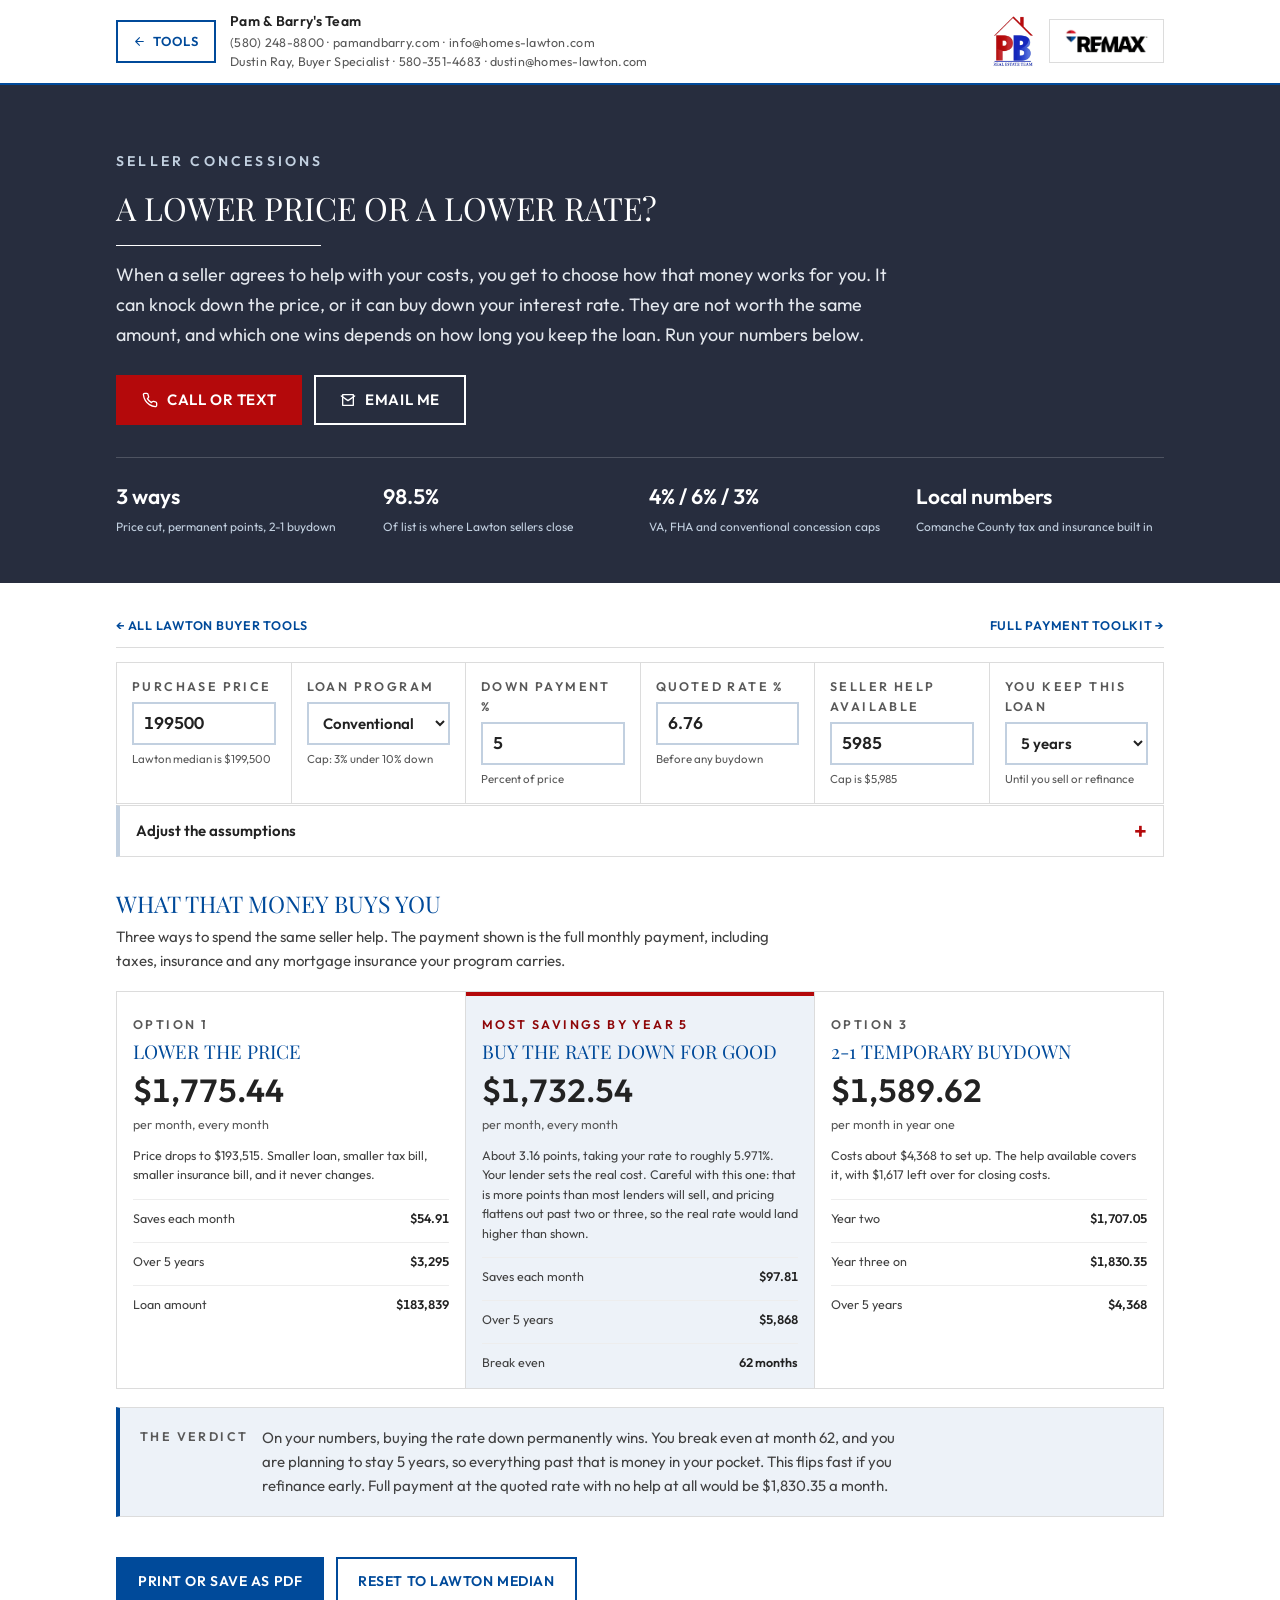
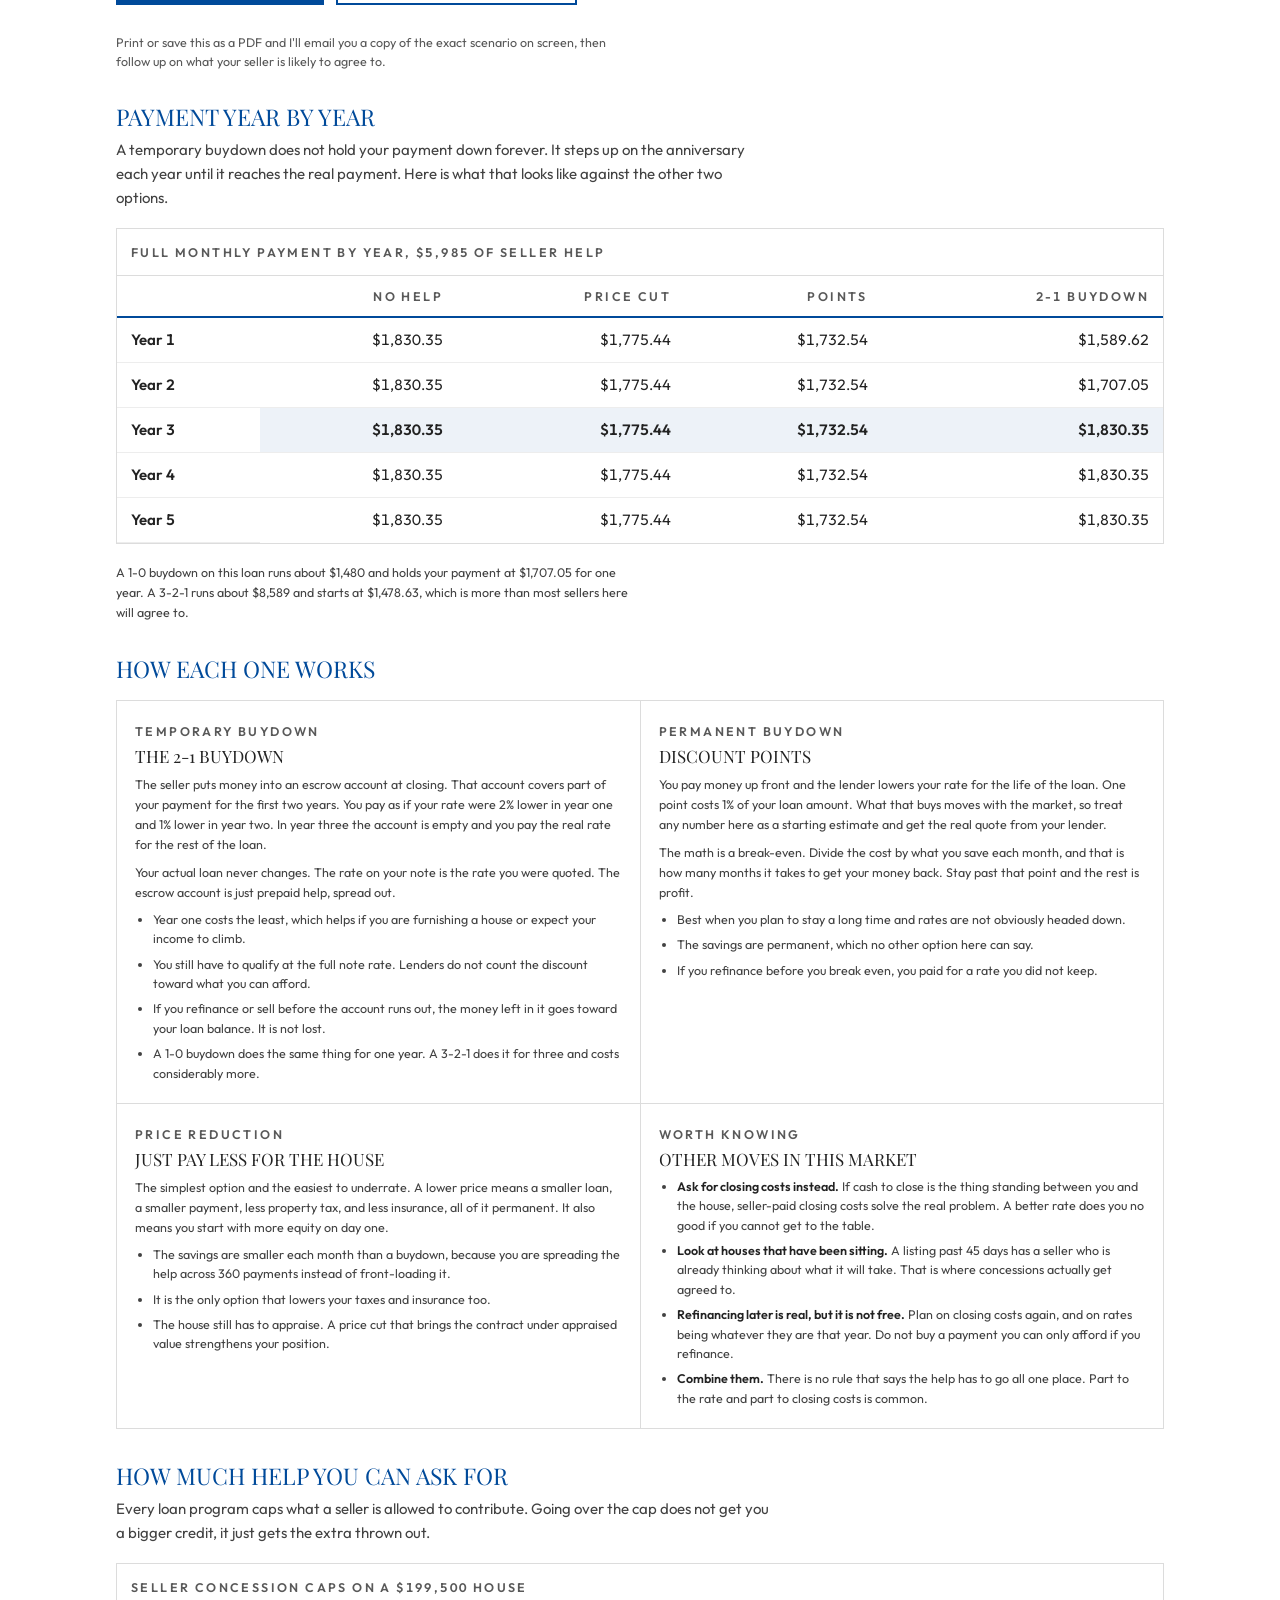
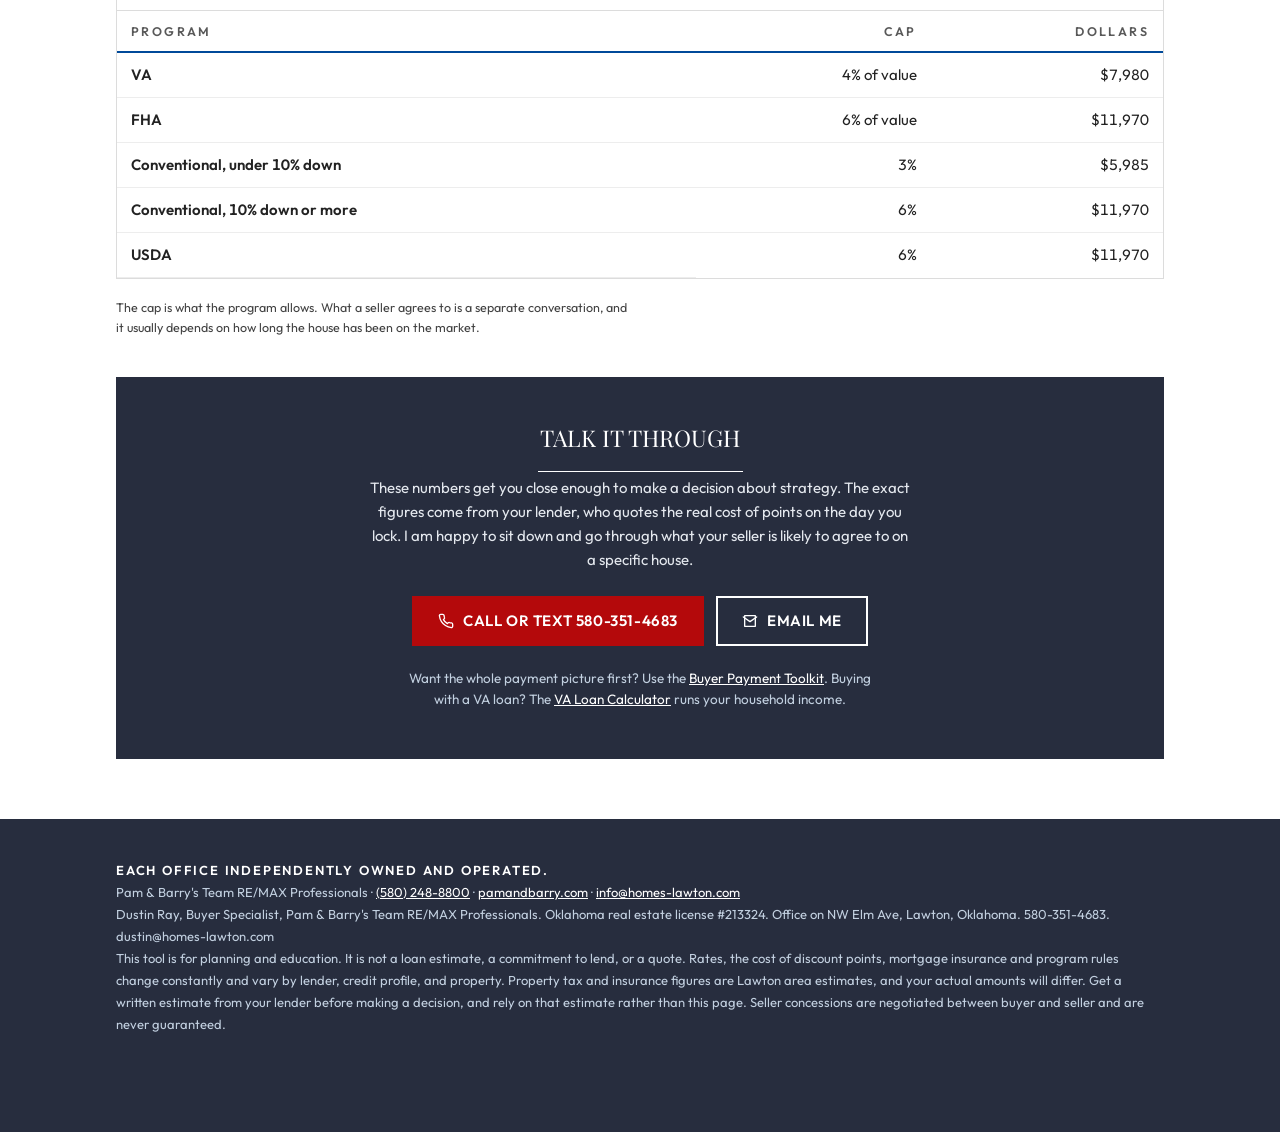
<file: buydown.html>
<!doctype html>
<html lang="en">
<head>
<meta charset="utf-8">
<meta name="viewport" content="width=device-width,initial-scale=1">
<title>Rate Buydown vs Price Cut | Lawton Buyer Tools</title>
<meta name="description" content="How seller concessions work in Lawton: compare a lower price against a permanent rate buydown and a 2-1 temporary buydown, and see which one actually saves you more for as long as you keep the loan.">
<link rel="canonical" href="https://dustinrayokrealtor.github.io/lawton-buyer-tools-v2/buydown.html">
<meta property="og:type" content="website">
<meta property="og:title" content="Rate Buydown vs Price Cut">
<meta property="og:description" content="Same seller help, three ways to spend it. See which one wins on your numbers and how long you plan to keep the loan.">
<meta property="og:url" content="https://dustinrayokrealtor.github.io/lawton-buyer-tools-v2/buydown.html">
<meta property="og:image" content="https://dustinrayokrealtor.github.io/lawton-buyer-tools-v2/team-logo.png">
<link rel="icon" type="image/png" href="team-logo.png">
<link rel="preconnect" href="https://fonts.googleapis.com">
<link rel="preconnect" href="https://fonts.gstatic.com" crossorigin>
<link href="https://fonts.googleapis.com/css2?family=Outfit:wght@300;400;500;600;700&family=Playfair+Display:wght@400;500;600&display=swap" rel="stylesheet">
<link rel="stylesheet" href="assets/site.css">
<style>
:root{ --s-1:12.5px; --s0:15px; --s1:17px; --s2:23px; --s3:32px; --s4:44px; }

body{font-size:var(--s0);line-height:1.6}
.wrap{max-width:1080px;margin:0 auto;padding-inline:16px;padding-block:20px 60px}
.sitehdr{max-width:1080px;margin:0 auto;padding-inline:16px}

h1{font-size:var(--s3)}
h2{font-size:var(--s2)}
h3{font-size:var(--s1)}
p{margin:0;max-width:64ch}
.muted{color:var(--ink-2);font-size:var(--s-1);line-height:1.6}

/* ---------- page hero band ---------- */
.pagehero{background:var(--navy);color:#fff}
.phin{max-width:1080px;margin:0 auto;padding-inline:16px;padding-block:64px 48px}
.pagehero h1{color:#fff}
.pagehero h1::after{margin-bottom:14px}
.pagehero .intro{font-size:clamp(15px,1.9vw,18px);color:var(--on-dark);margin:0 0 26px;max-width:44em;line-height:1.65}
.phstats{border-top:1px solid rgba(255,255,255,.18);margin-top:32px;padding-top:22px;display:grid;grid-template-columns:repeat(auto-fit,minmax(140px,1fr));gap:18px}
.phstats b{display:block;font-size:21px;font-weight:600;color:#fff}
.phstats span{display:block;font-size:12px;color:var(--on-dark-dim);margin-top:4px;line-height:1.45}

/* ---------- inputs ---------- */
.controls{
  border:1px solid var(--line);
  display:grid;grid-template-columns:repeat(auto-fit,minmax(170px,1fr));gap:1px;
  background-color:var(--line);margin-bottom:1px;
}
.ctl{background:var(--paper);padding:13px 15px 15px;display:flex;flex-direction:column;gap:6px;min-width:0}
.ctl input[type="number"],.ctl select{
  font-family:var(--font-ui);font-size:var(--s1);font-weight:600;line-height:1.2;
  font-variant-numeric:tabular-nums;
  background:var(--paper);color:var(--ink);border:2px solid var(--pale);
  padding:9px 10px;width:100%;min-width:0;
}
.ctl select{font-size:var(--s0)}
.ctl input:focus,.ctl select:focus{outline:none;border-color:var(--blue)}
.ctl .hint{font-size:11.5px;color:var(--muted);line-height:1.45}

/* ---------- section rhythm ---------- */
.sec{margin-top:34px;display:flex;flex-direction:column;gap:18px}
.sec > h2::after{content:"";display:block;width:var(--rule-w);max-width:100%;height:0;border-bottom:1.6px solid var(--red);margin:14px 0 4px}
.sec .lede{color:var(--ink-2);font-size:var(--s0);max-width:66ch}

/* ---------- option cards ---------- */
.cards{display:grid;grid-template-columns:repeat(auto-fit,minmax(240px,1fr));gap:1px;background:var(--line);border:1px solid var(--line)}
.card{background:var(--paper);padding:18px 16px 16px;display:flex;flex-direction:column;gap:6px;border-top:4px solid transparent}
.card.best{border-top-color:var(--red);background:var(--wash)}
.card .lab.win{color:var(--red-dark)}
.card .nm{font-family:var(--font-display);text-transform:uppercase;font-size:19px;line-height:1.2;color:var(--blue)}
.card .v{font-size:var(--s3);font-weight:600;line-height:1.05;color:var(--ink);margin-top:6px}
.card .per{font-size:var(--s-1);color:var(--muted)}
.card p{font-size:var(--s-1);color:var(--ink-2);line-height:1.55;margin-top:6px}
.card .line{display:flex;justify-content:space-between;gap:10px;font-size:var(--s-1);border-top:1px solid var(--line-2);padding-top:8px;margin-top:8px;color:var(--ink-2)}
.card .line b{color:var(--ink);font-variant-numeric:tabular-nums}

/* ---------- tables ---------- */
.tw{overflow-x:auto;border:1px solid var(--line);background:var(--paper)}
table{border-collapse:collapse;width:100%;min-width:480px;font-variant-numeric:tabular-nums}
caption{text-align:left;padding:13px 14px;border-bottom:1px solid var(--line)}
th,td{padding:10px 14px;text-align:right;border-bottom:1px solid var(--line-2);font-size:var(--s0)}
th:first-child,td:first-child{text-align:left;font-weight:600}
thead th{color:var(--muted);font-weight:600;border-bottom:2px solid var(--blue)}
tbody tr:last-child td{border-bottom:0}
tr.best td{background:var(--wash);font-weight:600}

/* ---------- explainer blocks ---------- */
.how{display:grid;grid-template-columns:repeat(2,minmax(0,1fr));gap:1px;background:var(--line);border:1px solid var(--line)}
@media (max-width:680px){.how{grid-template-columns:minmax(0,1fr)}}
.how > div{background:var(--paper);padding:20px 18px}
.how .lab{display:block;margin-bottom:6px}
.how h3{margin:0 0 8px}
.how p{font-size:var(--s-1);color:var(--ink-2);line-height:1.6;margin:0 0 8px}
.how ul{margin:8px 0 0;padding-left:18px;display:flex;flex-direction:column;gap:6px}
.how li{font-size:var(--s-1);color:var(--ink-2);line-height:1.55}
.how li b{color:var(--ink)}

/* ---------- disclosure ---------- */
details{background:var(--paper);border:1px solid var(--line);border-left:4px solid var(--pale)}
summary{padding:13px 16px;cursor:pointer;font-weight:600;font-size:var(--s0);list-style:none;display:flex;justify-content:space-between;align-items:center;gap:10px}
summary::-webkit-details-marker{display:none}
summary::after{content:"+";font-family:var(--font-ui);color:var(--red);font-size:var(--s2);line-height:1}
details[open] summary::after{content:"\2212"}
.dbody{padding:14px 16px 16px;display:flex;flex-direction:column;gap:12px;border-top:1px solid var(--line-2)}
.dbody .controls{margin:0}

.sendhint{font-size:12.5px;color:var(--muted);margin-top:10px;line-height:1.5;max-width:62ch}

/* ---------- cta ---------- */
.ctawrap{padding:40px 0 0}
.cta{background:var(--navy);color:#fff;padding:48px 28px;text-align:center}
.cta h2{color:#fff}
.cta p.ctalede{margin:0 auto 24px;max-width:36em;color:var(--on-dark)}
.cta .ctafoot{font-size:13.5px;color:var(--on-dark-dim);margin:22px auto 0;max-width:36em}
.cta .ctafoot a{color:#fff}

.printonly{display:none}

@media print{
  @page{margin:0.5in}
  body{background:#fff;font-size:10.5pt}
  .wrap{max-width:none;padding:0}
  details,.ctawrap,.sendhint{display:none!important}
  .pagehero{background:#fff;color:#000;border-bottom:2px solid #000}
  .pagehero h1,.pagehero .intro,.phstats b,.phstats span{color:#000}
  .card.best{background:#fff;border-top-color:#000}
  .ctl input,.ctl select{border:0;padding-left:0;background:#fff}
  .printonly{display:block}
  h1{font-size:20pt}
  .pb-logo{height:46px}
  .rx-chip{border-color:#999}
}
</style>
</head>
<body>

<header class="site">
  <div class="sitehdr">
    <div class="hdrleft">
      <a href="./" class="backlink"><svg viewBox="0 0 24 24" fill="none" stroke="currentColor" stroke-width="2" stroke-linecap="round" stroke-linejoin="round"><path d="M19 12H5M12 19l-7-7 7-7"/></svg>Tools</a>
      <span class="brandline">Pam &amp; Barry's Team <span><a href="tel:+15802488800" class="hdrlink">(580) 248-8800</a> &middot; <a href="https://www.pamandbarry.com/" class="hdrlink">pamandbarry.com</a> &middot; <a href="mailto:info@homes-lawton.com" class="hdrlink">info@homes-lawton.com</a></span><span>Dustin Ray, Buyer Specialist &middot; <a href="tel:5803514683" class="hdrlink">580-351-4683</a> &middot; <a href="mailto:dustin@homes-lawton.com?subject=Rate%20buydown%20question" class="hdrlink">dustin@homes-lawton.com</a></span></span>
    </div>
    <span class="logo-wrap"><img src="team-logo.png" alt="Pam and Barry's Real Estate Team" class="pb-logo" width="141" height="180"><span class="rx-chip"><img src="assets/remax-logo.png" alt="RE/MAX" width="381" height="116"></span></span>
  </div>
</header>

<div class="pagehero">
  <div class="phin">
    <span class="eyebrow">Seller concessions</span>
    <h1>A lower price or a lower rate?</h1>
    <p class="intro">When a seller agrees to help with your costs, you get to choose how that money works for you. It can knock down the price, or it can buy down your interest rate. They are not worth the same amount, and which one wins depends on how long you keep the loan. Run your numbers below.</p>
    <div class="hero-cta">
      <a class="hbtn" href="tel:5803514683"><svg viewBox="0 0 24 24" fill="none" stroke="currentColor" stroke-width="2" stroke-linecap="round" stroke-linejoin="round"><path d="M22 16.92v3a2 2 0 0 1-2.18 2 19.79 19.79 0 0 1-8.63-3.07 19.5 19.5 0 0 1-6-6 19.79 19.79 0 0 1-3.07-8.67A2 2 0 0 1 4.11 2h3a2 2 0 0 1 2 1.72c.127.96.362 1.903.7 2.81a2 2 0 0 1-.45 2.11L8.09 9.91a16 16 0 0 0 6 6l1.27-1.27a2 2 0 0 1 2.11-.45c.907.338 1.85.573 2.81.7A2 2 0 0 1 22 16.92z"></path></svg>Call or text</a>
      <a class="hbtn alt" href="mailto:dustin@homes-lawton.com?subject=Rate%20buydown%20question&body=Hi%20Dustin%2C%0A%0AI%20was%20using%20the%20buydown%20calculator.%20What%20I%20am%20trying%20to%20figure%20out%3A%0A%0A%0A%0AThanks%2C%0A"><svg viewBox="0 0 24 24" fill="none" stroke="currentColor" stroke-width="2" stroke-linecap="round" stroke-linejoin="round"><path d="M4 4h16v16H4z"></path><path d="m22 6-10 7L2 6"></path></svg>Email me</a>
    </div>
    <div class="phstats">
      <div><b>3 ways</b><span>Price cut, permanent points, 2-1 buydown</span></div>
      <div><b>98.5%</b><span>Of list is where Lawton sellers close</span></div>
      <div><b>4% / 6% / 3%</b><span>VA, FHA and conventional concession caps</span></div>
      <div><b>Local numbers</b><span>Comanche County tax and insurance built in</span></div>
    </div>
  </div>
</div>

<div class="wrap">
<nav class="sitenav" aria-label="Site"><a href="./">&larr; All Lawton buyer tools</a><a href="payment-toolkit.html">Full payment toolkit &rarr;</a></nav>

<!-- ============ INPUTS ============ -->
<section class="controls" aria-label="Deal inputs">
  <div class="ctl">
    <label for="price">Purchase price</label>
    <input id="price" type="number" min="20000" step="500" value="199500" inputmode="numeric">
    <span class="hint">Lawton median is $199,500</span>
  </div>
  <div class="ctl">
    <label for="prog">Loan program</label>
    <select id="prog">
      <option value="VA">VA</option>
      <option value="FHA">FHA</option>
      <option value="CONV" selected>Conventional</option>
      <option value="USDA">USDA</option>
    </select>
    <span class="hint" id="capHint">Concession cap applies</span>
  </div>
  <div class="ctl">
    <label for="down">Down payment %</label>
    <input id="down" type="number" min="0" max="100" step="0.5" value="5" inputmode="decimal">
    <span class="hint">Percent of price</span>
  </div>
  <div class="ctl">
    <label for="rate">Quoted rate %</label>
    <input id="rate" type="number" min="1" max="15" step="0.005" value="6.76" inputmode="decimal">
    <span class="hint">Before any buydown</span>
  </div>
  <div class="ctl">
    <label for="conc">Seller help available</label>
    <input id="conc" type="number" min="0" step="250" value="5985" inputmode="numeric">
    <span class="hint" id="concHint">Dollars</span>
  </div>
  <div class="ctl">
    <label for="stay">You keep this loan</label>
    <select id="stay">
      <option value="2">2 years</option>
      <option value="3">3 years</option>
      <option value="5" selected>5 years</option>
      <option value="7">7 years</option>
      <option value="10">10 years</option>
      <option value="30">The whole 30 years</option>
    </select>
    <span class="hint">Until you sell or refinance</span>
  </div>
</section>

<details style="margin-top:1px">
  <summary>Adjust the assumptions</summary>
  <div class="dbody">
    <div class="controls">
      <div class="ctl">
        <label for="term">Loan term</label>
        <select id="term"><option value="30" selected>30 years</option><option value="15">15 years</option></select>
      </div>
      <div class="ctl">
        <label for="ppp">Rate drop per point %</label>
        <input id="ppp" type="number" min="0.05" max="1" step="0.025" value="0.25" inputmode="decimal">
        <span class="hint">Varies daily, ask your lender</span>
      </div>
      <div class="ctl">
        <label for="tax">Property tax rate %</label>
        <input id="tax" type="number" min="0" max="5" step="0.01" value="1.11" inputmode="decimal">
        <span class="hint">Lawton median effective rate</span>
      </div>
      <div class="ctl">
        <label for="ins">Insurance $ per $1,000</label>
        <input id="ins" type="number" min="0" max="60" step="0.01" value="19.28" inputmode="decimal">
        <span class="hint">Per year of coverage</span>
      </div>
    </div>
    <p class="muted">These defaults come from Lawton and Comanche County figures, not state averages. Oklahoma state insurance numbers blend in the Oklahoma City metro and assume more coverage than a house here usually carries, which overstates a Lawton payment by roughly $110 a month.</p>
  </div>
</details>

<div class="note warn" id="capWarn" hidden style="margin-top:18px"><p></p></div>

<!-- ============ RESULTS ============ -->
<section class="sec">
  <div>
    <h2>What that money buys you</h2>
    <p class="lede" style="margin-top:8px">Three ways to spend the same seller help. The payment shown is the full monthly payment, including taxes, insurance and any mortgage insurance your program carries.</p>
  </div>
  <div class="cards" id="cards" aria-live="polite"></div>
  <div class="note" id="verdictWrap">
    <span class="k">The verdict</span>
    <p id="verdict" data-lead="Verdict"></p>
  </div>
  <div class="actions" style="margin-top:4px">
    <button type="button" class="primary" id="btn-print">Print or save as PDF</button>
    <button type="button" id="btn-reset">Reset to Lawton median</button>
  </div>
  <p class="sendhint">Print or save this as a PDF and I'll email you a copy of the exact scenario on screen, then follow up on what your seller is likely to agree to.</p>
  <div class="printonly muted"><b>Prepared by Dustin Ray, Buyer Specialist. 580-351-4683. dustin@homes-lawton.com</b></div>
</section>

<section class="sec">
  <div>
    <h2>Payment year by year</h2>
    <p class="lede" style="margin-top:8px">A temporary buydown does not hold your payment down forever. It steps up on the anniversary each year until it reaches the real payment. Here is what that looks like against the other two options.</p>
  </div>
  <div class="tw"><table id="yearTable"></table></div>
  <p class="muted" id="tempAlt"></p>
</section>

<!-- ============ HOW EACH WORKS ============ -->
<section class="sec">
  <div>
    <h2>How each one works</h2>
  </div>
  <div class="how">
    <div>
      <span class="lab">Temporary buydown</span>
      <h3>The 2-1 buydown</h3>
      <p>The seller puts money into an escrow account at closing. That account covers part of your payment for the first two years. You pay as if your rate were 2% lower in year one and 1% lower in year two. In year three the account is empty and you pay the real rate for the rest of the loan.</p>
      <p>Your actual loan never changes. The rate on your note is the rate you were quoted. The escrow account is just prepaid help, spread out.</p>
      <ul>
        <li>Year one costs the least, which helps if you are furnishing a house or expect your income to climb.</li>
        <li>You still have to qualify at the full note rate. Lenders do not count the discount toward what you can afford.</li>
        <li>If you refinance or sell before the account runs out, the money left in it goes toward your loan balance. It is not lost.</li>
        <li>A 1-0 buydown does the same thing for one year. A 3-2-1 does it for three and costs considerably more.</li>
      </ul>
    </div>
    <div>
      <span class="lab">Permanent buydown</span>
      <h3>Discount points</h3>
      <p>You pay money up front and the lender lowers your rate for the life of the loan. One point costs 1% of your loan amount. What that buys moves with the market, so treat any number here as a starting estimate and get the real quote from your lender.</p>
      <p>The math is a break-even. Divide the cost by what you save each month, and that is how many months it takes to get your money back. Stay past that point and the rest is profit.</p>
      <ul>
        <li>Best when you plan to stay a long time and rates are not obviously headed down.</li>
        <li>The savings are permanent, which no other option here can say.</li>
        <li>If you refinance before you break even, you paid for a rate you did not keep.</li>
      </ul>
    </div>
    <div>
      <span class="lab">Price reduction</span>
      <h3>Just pay less for the house</h3>
      <p>The simplest option and the easiest to underrate. A lower price means a smaller loan, a smaller payment, less property tax, and less insurance, all of it permanent. It also means you start with more equity on day one.</p>
      <ul>
        <li>The savings are smaller each month than a buydown, because you are spreading the help across 360 payments instead of front-loading it.</li>
        <li>It is the only option that lowers your taxes and insurance too.</li>
        <li>The house still has to appraise. A price cut that brings the contract under appraised value strengthens your position.</li>
      </ul>
    </div>
    <div>
      <span class="lab">Worth knowing</span>
      <h3>Other moves in this market</h3>
      <ul>
        <li><b>Ask for closing costs instead.</b> If cash to close is the thing standing between you and the house, seller-paid closing costs solve the real problem. A better rate does you no good if you cannot get to the table.</li>
        <li><b>Look at houses that have been sitting.</b> A listing past 45 days has a seller who is already thinking about what it will take. That is where concessions actually get agreed to.</li>
        <li><b>Refinancing later is real, but it is not free.</b> Plan on closing costs again, and on rates being whatever they are that year. Do not buy a payment you can only afford if you refinance.</li>
        <li><b>Combine them.</b> There is no rule that says the help has to go all one place. Part to the rate and part to closing costs is common.</li>
      </ul>
    </div>
  </div>
</section>

<!-- ============ CAPS ============ -->
<section class="sec">
  <div>
    <h2>How much help you can ask for</h2>
    <p class="lede" style="margin-top:8px">Every loan program caps what a seller is allowed to contribute. Going over the cap does not get you a bigger credit, it just gets the extra thrown out.</p>
  </div>
  <div class="tw">
    <table>
      <caption id="capCap">Seller concession caps on a $199,500 house</caption>
      <thead><tr><th scope="col">Program</th><th scope="col">Cap</th><th scope="col">Dollars</th></tr></thead>
      <tbody id="capBody"></tbody>
    </table>
  </div>
  <p class="muted">The cap is what the program allows. What a seller agrees to is a separate conversation, and it usually depends on how long the house has been on the market.</p>
</section>

<div class="ctawrap">
  <div class="cta">
    <h2>Talk it through</h2>
    <p class="ctalede">These numbers get you close enough to make a decision about strategy. The exact figures come from your lender, who quotes the real cost of points on the day you lock. I am happy to sit down and go through what your seller is likely to agree to on a specific house.</p>
    <div class="btnrow">
      <a class="btn" href="tel:5803514683"><svg viewBox="0 0 24 24" fill="none" stroke="currentColor" stroke-width="2" stroke-linecap="round" stroke-linejoin="round"><path d="M22 16.9v3a2 2 0 0 1-2.2 2 19.8 19.8 0 0 1-8.6-3.1 19.5 19.5 0 0 1-6-6 19.8 19.8 0 0 1-3.1-8.7A2 2 0 0 1 4.1 2h3a2 2 0 0 1 2 1.7c.1 1 .3 2 .6 2.9a2 2 0 0 1-.4 2.1L8.1 9.9a16 16 0 0 0 6 6l1.2-1.2a2 2 0 0 1 2.1-.4c.9.3 1.9.5 2.9.6a2 2 0 0 1 1.7 2z"/></svg>Call or text 580-351-4683</a>
      <a class="btn alt" href="mailto:dustin@homes-lawton.com?subject=Rate%20buydown%20question"><svg viewBox="0 0 24 24" fill="none" stroke="currentColor" stroke-width="2" stroke-linecap="round" stroke-linejoin="round"><path d="M4 4h16v16H4z"/><path d="M22 6l-10 7L2 6"/></svg>Email me</a>
    </div>
    <p class="ctafoot">Want the whole payment picture first? Use the <a href="payment-toolkit.html">Buyer Payment Toolkit</a>. Buying with a VA loan? The <a href="va-loan-calculator.html">VA Loan Calculator</a> runs your household income.</p>
  </div>
</div>

</div>

<footer class="site">
  <div class="wrap" style="padding-block:0">
    <p class="eiooo">Each Office Independently Owned and Operated.</p>
    <p>Pam &amp; Barry's Team RE/MAX Professionals &middot; <a href="tel:+15802488800">(580) 248-8800</a> &middot; <a href="https://www.pamandbarry.com/">pamandbarry.com</a> &middot; <a href="mailto:info@homes-lawton.com">info@homes-lawton.com</a></p>
    <p>Dustin Ray, Buyer Specialist, Pam &amp; Barry's Team RE/MAX Professionals. Oklahoma real estate license #213324. Office on NW Elm Ave, Lawton, Oklahoma. 580-351-4683. dustin@homes-lawton.com</p>
    <p>This tool is for planning and education. It is not a loan estimate, a commitment to lend, or a quote. Rates, the cost of discount points, mortgage insurance and program rules change constantly and vary by lender, credit profile, and property. Property tax and insurance figures are Lawton area estimates, and your actual amounts will differ. Get a written estimate from your lender before making a decision, and rely on that estimate rather than this page. Seller concessions are negotiated between buyer and seller and are never guaranteed.</p>
  </div>
</footer>

<div class="stickybar">
  <a href="tel:5803514683"><svg viewBox="0 0 24 24" fill="none" stroke="currentColor" stroke-width="2" stroke-linecap="round" stroke-linejoin="round"><path d="M22 16.9v3a2 2 0 0 1-2.2 2 19.8 19.8 0 0 1-8.6-3.1 19.5 19.5 0 0 1-6-6 19.8 19.8 0 0 1-3.1-8.7A2 2 0 0 1 4.1 2h3a2 2 0 0 1 2 1.7c.1 1 .3 2 .6 2.9a2 2 0 0 1-.4 2.1L8.1 9.9a16 16 0 0 0 6 6l1.2-1.2a2 2 0 0 1 2.1-.4c.9.3 1.9.5 2.9.6a2 2 0 0 1 1.7 2z"/></svg>Call/Text</a>
  <a class="alt" href="mailto:dustin@homes-lawton.com?subject=Rate%20buydown%20question"><svg viewBox="0 0 24 24" fill="none" stroke="currentColor" stroke-width="2" stroke-linecap="round" stroke-linejoin="round"><path d="M4 4h16v16H4z"/><path d="M22 6l-10 7L2 6"/></svg>Email</a>
</div>

<script>
(function(){
  "use strict";
  var $ = function(id){ return document.getElementById(id); };
  var money  = function(n){ return "$" + Math.round(n).toLocaleString("en-US"); };
  var money2 = function(n){ return "$" + (Math.round(n * 100) / 100).toLocaleString("en-US", {minimumFractionDigits: 2, maximumFractionDigits: 2}); };

  // Program rules. Upfront fees finance into the loan; annual figures are a
  // percent of the loan balance charged monthly.
  var PROGRAMS = {
    VA:   {cap: 0.04, upfront: 0.0215, annual: 0,      capLabel: "4% of value"},
    FHA:  {cap: 0.06, upfront: 0.0175, annual: 0.0055, capLabel: "6% of value"},
    CONV: {cap: null, upfront: 0,      annual: 0.0060, capLabel: ""},
    USDA: {cap: 0.06, upfront: 0.0100, annual: 0.0035, capLabel: "6% of value"}
  };
  function convCap(downPct){ return downPct >= 10 ? 0.06 : 0.03; }

  function pmt(principal, annualPct, months){
    if (principal <= 0) return 0;
    var r = annualPct / 100 / 12;
    if (r === 0) return principal / months;
    return principal * r / (1 - Math.pow(1 + r, -months));
  }

  function inputs(){
    var prog = $("prog").value, p = PROGRAMS[prog];
    var price = +$("price").value || 0;
    var downPct = +$("down").value || 0;
    var cap = prog === "CONV" ? convCap(downPct) : p.cap;
    return {
      prog: prog, p: p, price: price, downPct: downPct,
      rate: +$("rate").value || 0, conc: +$("conc").value || 0,
      stay: +$("stay").value || 5, term: +$("term").value || 30,
      ppp: +$("ppp").value || 0.25, taxPct: +$("tax").value || 0,
      insPer: +$("ins").value || 0, cap: cap
    };
  }

  // Full monthly payment at a given price and rate.
  function payment(i, price, rate){
    var down = price * i.downPct / 100;
    var base = price - down;
    var loan = base * (1 + i.p.upfront);
    var months = i.term * 12;
    var pi = pmt(loan, rate, months);
    var tax = price * i.taxPct / 100 / 12;
    var ins = (price / 1000) * i.insPer / 12;
    var mi = 0;
    if (i.prog === "CONV"){ if (i.downPct < 20) mi = loan * i.p.annual / 12; }
    else { mi = loan * i.p.annual / 12; }
    return {loan: loan, pi: pi, tax: tax, ins: ins, mi: mi, total: pi + tax + ins + mi};
  }

  // Cost of a temporary buydown: the payment difference for each covered month.
  function tempCost(i, steps){
    var full = payment(i, i.price, i.rate), cost = 0, rows = [];
    steps.forEach(function(drop, idx){
      var at = payment(i, i.price, Math.max(i.rate - drop, 0));
      var diff = full.pi - at.pi;
      cost += diff * 12;
      rows.push({year: idx + 1, rate: i.rate - drop, payment: at.total, saved: diff});
    });
    return {cost: cost, rows: rows, full: full};
  }

  function card(tag, nm, amt, per, dsc, lines, isBest, stay){
    return '<div class="card' + (isBest ? " best" : "") + '">' +
      '<span class="lab' + (isBest ? " win" : "") + '">' + (isBest ? "Most savings by year " + stay : tag) + "</span>" +
      '<span class="nm">' + nm + "</span>" +
      '<span class="v">' + amt + '</span><span class="per">' + per + "</span>" +
      "<p>" + dsc + "</p>" +
      lines.map(function(l){ return '<div class="line"><span>' + l[0] + "</span><b>" + l[1] + "</b></div>"; }).join("") +
      "</div>";
  }

  function render(){
    var i = inputs();
    var full = payment(i, i.price, i.rate);

    // concession cap
    var capDollars = i.cap ? i.price * i.cap : null;
    var capLabel = i.prog === "CONV"
      ? (i.downPct >= 10 ? "6% with 10% or more down" : "3% under 10% down")
      : i.p.capLabel;
    $("capHint").textContent = "Cap: " + capLabel;
    $("concHint").textContent = capDollars ? "Cap is " + money(capDollars) : "Dollars";

    var over = capDollars && i.conc > capDollars;
    var cw = $("capWarn");
    if (over){
      cw.hidden = false;
      cw.querySelector("p").innerHTML = "<b>That is over the cap.</b> " + i.prog + " allows " + capLabel +
        ", which is " + money(capDollars) + " on this price. Anything above that gets thrown out rather than credited, so the numbers below use " +
        money(capDollars) + ".";
    } else { cw.hidden = true; }
    var conc = over ? capDollars : i.conc;

    // 1. price cut
    var cutPrice = Math.max(i.price - conc, 0);
    var cut = payment(i, cutPrice, i.rate);

    // 2. permanent points
    var pointsCost = conc;
    var pointsPct = full.loan > 0 ? (pointsCost / full.loan) * 100 : 0;
    var drop = pointsPct * i.ppp;
    var permRate = Math.max(i.rate - drop, 0.5);
    var perm = payment(i, i.price, permRate);
    var permSave = full.total - perm.total;
    var breakEven = permSave > 0 ? pointsCost / permSave : null;

    // 3. temporary 2-1 (plus the two alternates for the footnote)
    var t21 = tempCost(i, [2, 1]);
    var t10 = tempCost(i, [1]);
    var t321 = tempCost(i, [3, 2, 1]);
    var fits21 = conc >= t21.cost;

    // benefit over the horizon the buyer chose
    var stayMonths = i.stay * 12;
    var cutBenefit = (full.total - cut.total) * stayMonths;
    var permBenefit = permSave * stayMonths;
    var t21Benefit = 0;
    t21.rows.forEach(function(r){ if (stayMonths > 0) t21Benefit += r.saved * Math.min(12, Math.max(stayMonths - (r.year - 1) * 12, 0)); });
    var best = Math.max(cutBenefit, permBenefit, t21Benefit);

    var html = "";
    html += card("Option 1", "Lower the price", money2(cut.total), "per month, every month",
      "Price drops to " + money(cutPrice) + ". Smaller loan, smaller tax bill, smaller insurance bill, and it never changes.",
      [["Saves each month", money2(full.total - cut.total)],
       ["Over " + i.stay + " years", money(cutBenefit)],
       ["Loan amount", money(cut.loan)]],
      cutBenefit === best, i.stay);

    html += card("Option 2", "Buy the rate down for good", money2(perm.total), "per month, every month",
      "About " + (Math.round(pointsPct * 100) / 100) + " points, taking your rate to roughly " + (Math.round(permRate * 1000) / 1000) + "%. Your lender sets the real cost." +
        (pointsPct > 3 ? " Careful with this one: that is more points than most lenders will sell, and pricing flattens out past two or three, so the real rate would land higher than shown." : ""),
      [["Saves each month", money2(permSave)],
       ["Over " + i.stay + " years", money(permBenefit)],
       ["Break even", breakEven ? Math.ceil(breakEven) + " months" : "n/a"]],
      permBenefit === best, i.stay);

    html += card("Option 3", "2-1 temporary buydown", money2(t21.rows[0].payment), "per month in year one",
      "Costs about " + money(t21.cost) + " to set up. " + (fits21
        ? "The help available covers it, with " + money(conc - t21.cost) + " left over for closing costs."
        : "That is more than the " + money(conc) + " available, so you would be short " + money(t21.cost - conc) + "."),
      [["Year two", money2(t21.rows[1].payment)],
       ["Year three on", money2(full.total)],
       ["Over " + i.stay + " years", money(t21Benefit)]],
      t21Benefit === best, i.stay);
    $("cards").innerHTML = html;

    // verdict
    var v = "";
    if (best === cutBenefit){
      v = "On your numbers, the price cut wins. Keeping the loan " + i.stay +
          " years means the permanent savings outrun the head start a temporary buydown gives you. It also lowers your tax and insurance, which the other two do not touch.";
    } else if (best === permBenefit){
      v = "On your numbers, buying the rate down permanently wins. You break even at month " +
          (breakEven ? Math.ceil(breakEven) : "n/a") + ", and you are planning to stay " + i.stay +
          " years, so everything past that is money in your pocket. This flips fast if you refinance early.";
    } else {
      v = "On your numbers, the 2-1 buydown wins. It front-loads the savings, which pays off because you are only counting " +
          i.stay + " years. Remember you still qualify at " + i.rate + "% and your payment reaches " + money2(full.total) + " in year three.";
    }
    v += " Full payment at the quoted rate with no help at all would be " + money2(full.total) + " a month.";
    $("verdict").textContent = v;

    // year table
    var rows = "";
    var yrs = Math.min(i.stay === 30 ? 5 : Math.max(i.stay, 3), 10);
    for (var y = 1; y <= yrs; y++){
      var tp = y <= 2 ? t21.rows[y - 1].payment : full.total;
      rows += "<tr" + (y === 3 ? ' class="best"' : "") + '><th scope="row">Year ' + y + "</th>" +
        "<td>" + money2(full.total) + "</td>" +
        "<td>" + money2(cut.total) + "</td>" +
        "<td>" + money2(perm.total) + "</td>" +
        "<td>" + money2(tp) + "</td></tr>";
    }
    $("yearTable").innerHTML =
      "<caption>Full monthly payment by year, " + money(conc) + " of seller help</caption>" +
      '<thead><tr><th scope="col"></th><th scope="col">No help</th><th scope="col">Price cut</th><th scope="col">Points</th><th scope="col">2-1 buydown</th></tr></thead><tbody>' +
      rows + "</tbody>";

    $("tempAlt").textContent = "A 1-0 buydown on this loan runs about " + money(t10.cost) +
      " and holds your payment at " + money2(t10.rows[0].payment) + " for one year. A 3-2-1 runs about " +
      money(t321.cost) + " and starts at " + money2(t321.rows[0].payment) +
      ", which is more than most sellers here will agree to.";

    // cap table follows the price on screen
    $("capCap").textContent = "Seller concession caps on a " + money(i.price) + " house";
    var caps = [
      ["VA", "4% of value", i.price * 0.04],
      ["FHA", "6% of value", i.price * 0.06],
      ["Conventional, under 10% down", "3%", i.price * 0.03],
      ["Conventional, 10% down or more", "6%", i.price * 0.06],
      ["USDA", "6%", i.price * 0.06]
    ];
    $("capBody").innerHTML = caps.map(function(c){
      return '<tr><th scope="row">' + c[0] + "</th><td>" + c[1] + "</td><td>" + money(c[2]) + "</td></tr>";
    }).join("");
  }

  ["price","prog","down","rate","conc","stay","term","ppp","tax","ins"].forEach(function(id){
    $(id).addEventListener("input", render);
    $(id).addEventListener("change", render);
  });

  $("btn-reset").addEventListener("click", function(){
    $("price").value = 199500; $("prog").value = "CONV"; $("down").value = 5;
    $("rate").value = 6.76; $("conc").value = 5985; $("stay").value = "5";
    $("term").value = "30"; $("ppp").value = 0.25; $("tax").value = 1.11; $("ins").value = 19.28;
    render();
  });

  render();
})();
</script>
<script src="assets/leadgate.js" defer></script>
</body>
</html>
</file>
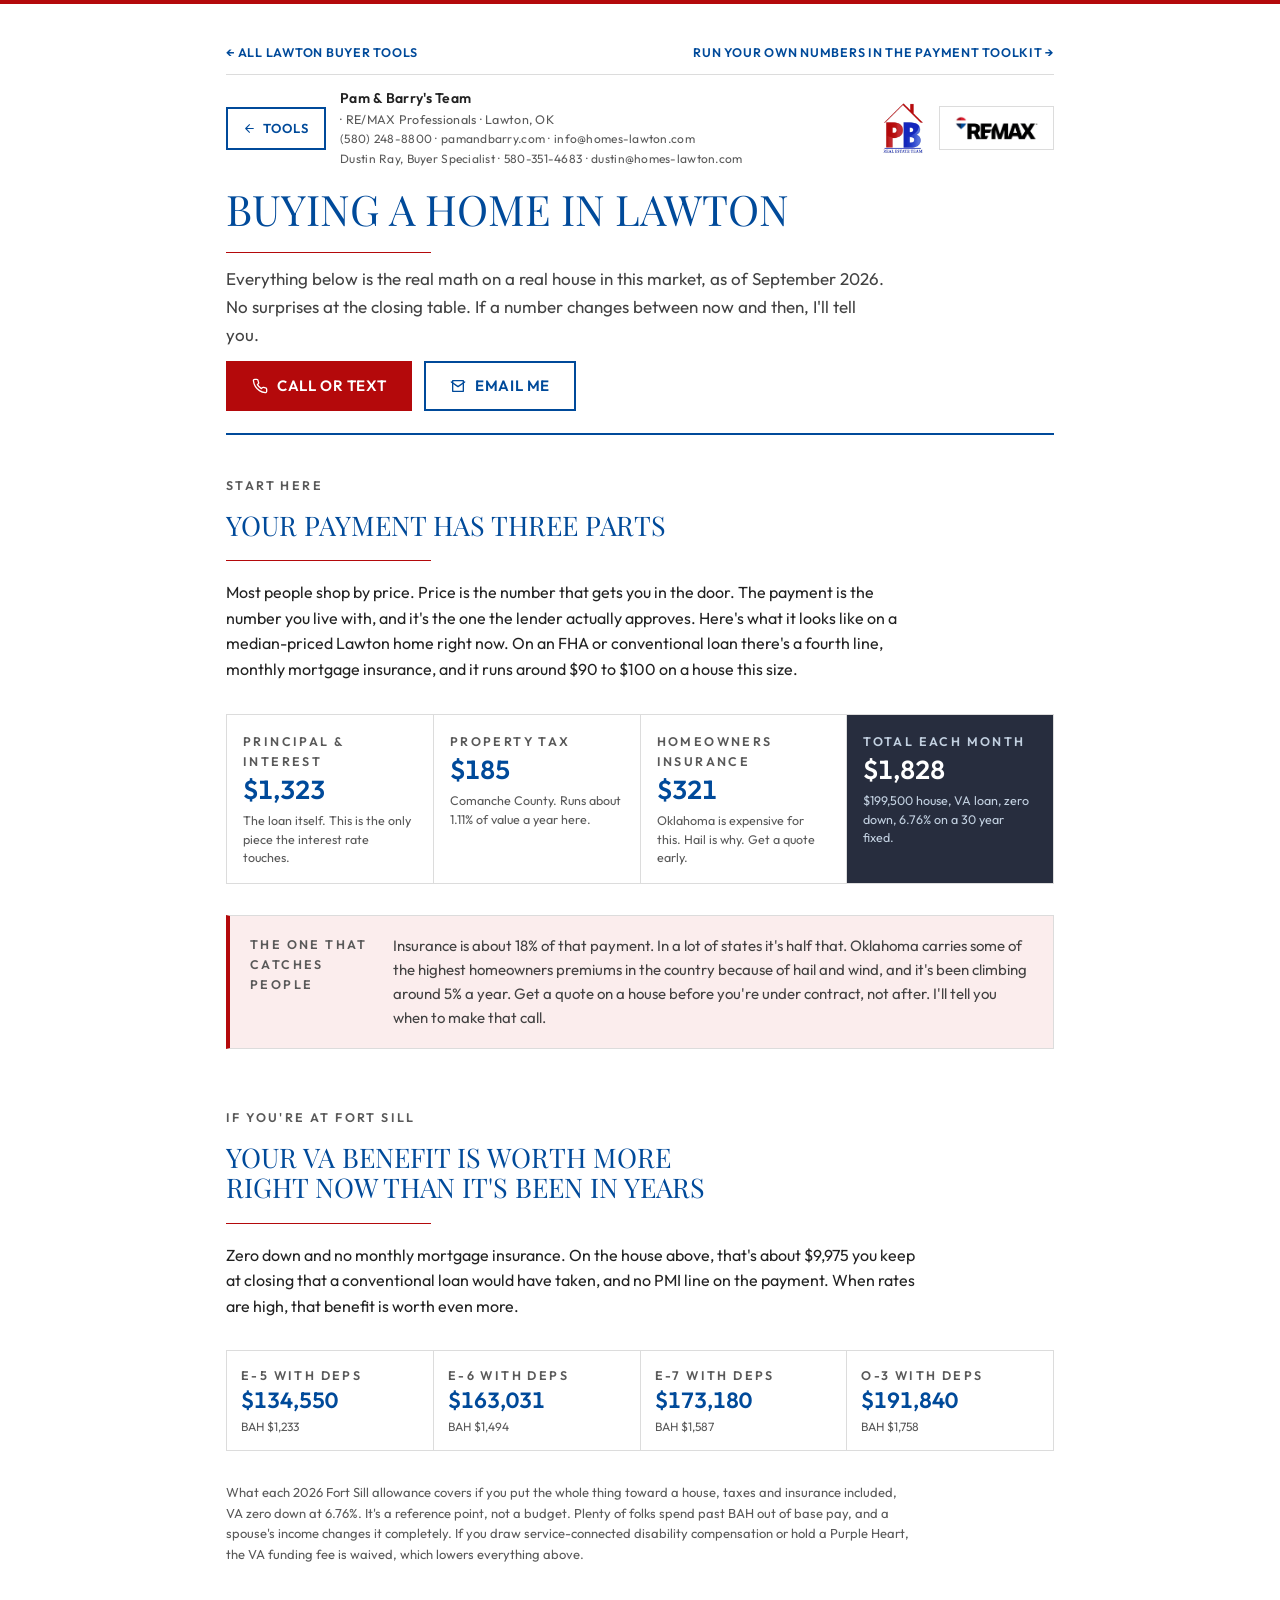
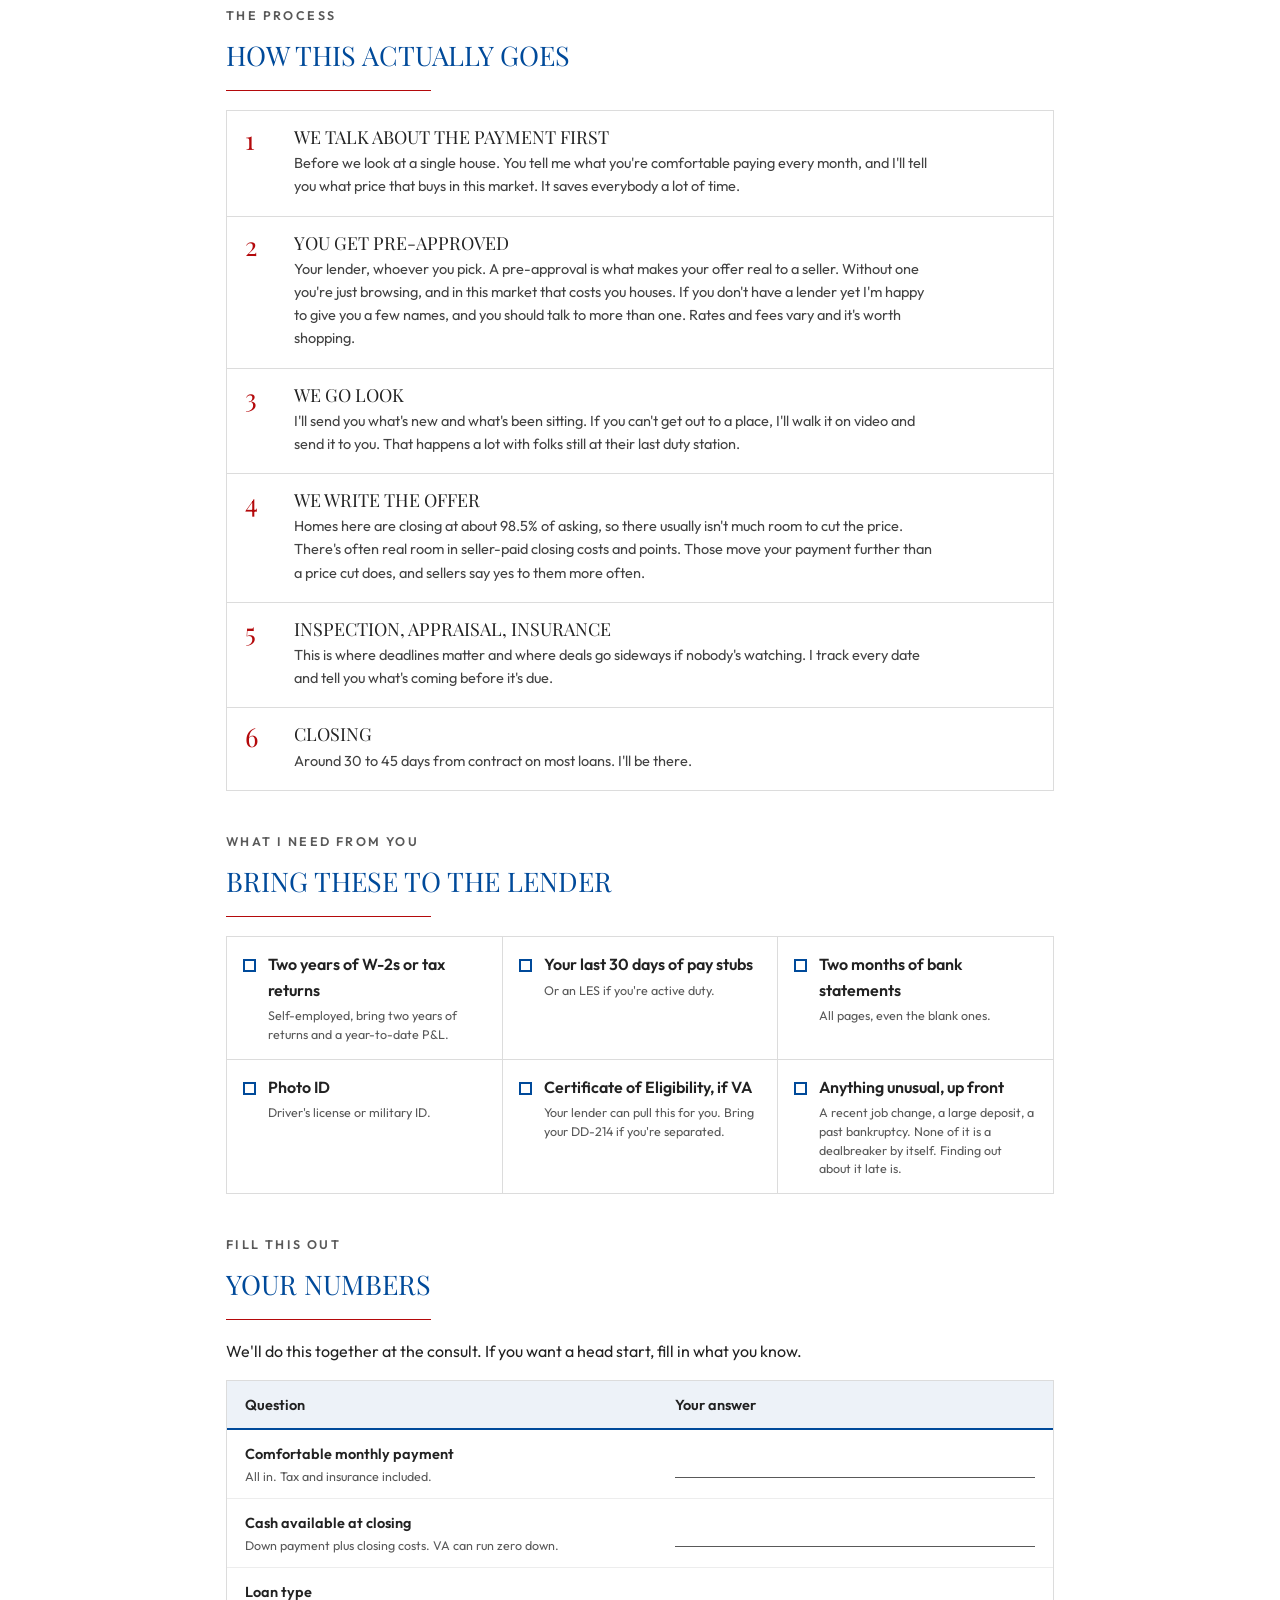
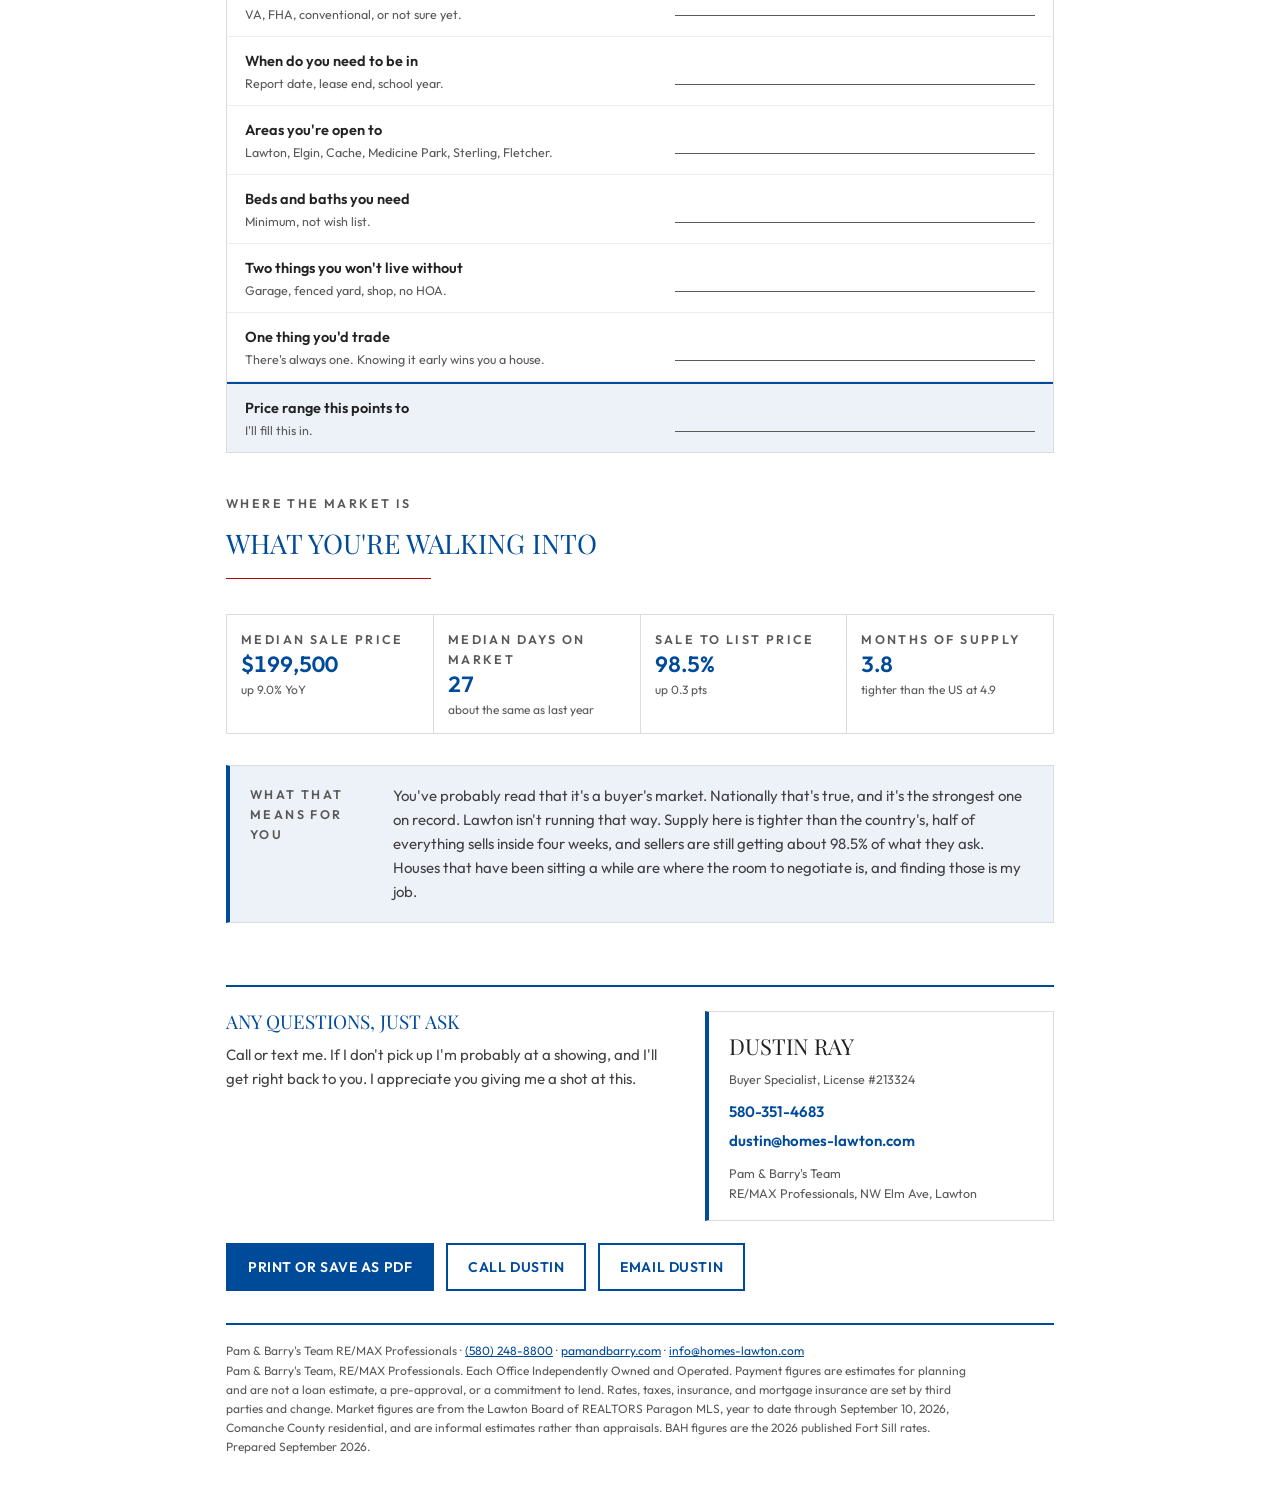
<file: buying-guide.html>
<!doctype html>
<html lang="en">
<head>
<meta charset="utf-8">
<meta name="viewport" content="width=device-width,initial-scale=1">
<title>Buying a Home in Lawton</title>
<meta name="description" content="What buying a home in Lawton, OK really costs, how the process goes, what to bring the lender, and where the market is right now. From Dustin Ray, Buyer Specialist, Pam &amp; Barry's Team, RE/MAX Professionals.">
<link rel="canonical" href="https://dustinrayokrealtor.github.io/lawton-buyer-tools-v2/buying-guide.html">
<meta property="og:type" content="website">
<meta property="og:title" content="Buying a Home in Lawton">
<meta property="og:description" content="What buying a home in Lawton, OK really costs, how the process goes, what to bring the lender, and where the market is right now. From Dustin Ray, Buyer Specialist, Pam &amp; Barry's Team, RE/MAX Professionals.">
<meta property="og:url" content="https://dustinrayokrealtor.github.io/lawton-buyer-tools-v2/buying-guide.html">
<meta property="og:image" content="https://dustinrayokrealtor.github.io/lawton-buyer-tools-v2/team-logo.png">
<link rel="icon" type="image/png" href="team-logo.png">
<link rel="preconnect" href="https://fonts.googleapis.com">
<link rel="preconnect" href="https://fonts.gstatic.com" crossorigin>
<link href="https://fonts.googleapis.com/css2?family=Outfit:wght@300;400;500;600;700&family=Playfair+Display:wght@400;500;600&display=swap" rel="stylesheet">
<link rel="stylesheet" href="assets/site.css">
<style>img{max-width:100%}[hidden]{display:none!important}</style>
</head>
<body>
<div class="accentbar"></div>
<!-- Single-theme by deliberate choice: RE/MAX brand compliance fixes the palette. -->

<style>
body{font-size:16px;line-height:1.6}
.sheet{max-width:860px;margin:0 auto;padding-inline:16px;padding-block:26px 56px}

h1{font-size:clamp(28px,4vw,42px)}
h2{font-size:clamp(20px,2.4vw,27px)}
h3{font-size:18px}
p{margin:0;max-width:64ch}

/* ---------- masthead ---------- */
.masthead{display:flex;flex-direction:column;gap:18px;padding-bottom:22px;border-bottom:2px solid var(--blue)}
.brandrow{display:flex;align-items:center;gap:14px;flex-wrap:wrap;justify-content:space-between}
.brandname .contactline{display:block;margin-top:3px;font-size:12px}
.intro{font-size:17px;color:var(--ink-2);max-width:60ch;line-height:1.65}
.masthead h1::after{margin-bottom:0}

section.block{margin-top:40px;display:flex;flex-direction:column;gap:15px;break-inside:avoid}
section.block > .lab{display:block}

/* ---------- payment stack ---------- */
.paystack{display:grid;grid-template-columns:repeat(auto-fit,minmax(150px,1fr));gap:1px;background:var(--line);border:1px solid var(--line)}
.paystack > div{background:var(--paper);padding:16px;display:flex;flex-direction:column;gap:5px}
.paystack dd{margin:0;font-size:26px;font-weight:600;line-height:1.05;color:var(--blue)}
.paystack .why{font-size:12.5px;color:var(--muted);line-height:1.5;margin-top:3px}
.paystack > div.sum{background:var(--navy)}
.paystack > div.sum dt{color:var(--on-dark-dim)}
.paystack > div.sum dd{color:#fff}
.paystack > div.sum .why{color:var(--on-dark-dim)}

/* ---------- steps ---------- */
.steps{display:grid;gap:1px;background:var(--line);border:1px solid var(--line)}
.step{background:var(--paper);padding:16px 18px 18px;display:grid;grid-template-columns:34px minmax(0,1fr);gap:15px;align-items:start}
.step .n{font-family:var(--font-display);font-size:26px;line-height:1;color:var(--red)}
.step h3{margin-bottom:4px}
.step p{font-size:14.5px;color:var(--ink-2);line-height:1.6}

/* ---------- checklist ---------- */
.bring{display:grid;grid-template-columns:repeat(auto-fit,minmax(250px,1fr));gap:1px;background:var(--line);border:1px solid var(--line)}
.bring > div{background:var(--paper);padding:15px 16px;display:grid;grid-template-columns:auto minmax(0,1fr);gap:12px;align-items:baseline}
.bring .box{width:13px;height:13px;border:2px solid var(--blue);transform:translateY(2px)}
.bring b{font-weight:600}
.bring span.sub{display:block;font-size:12.5px;color:var(--muted);line-height:1.5;margin-top:3px}

/* ---------- worksheet ---------- */
.worksheet{border:1px solid var(--line);background:var(--paper)}
.ws-row{display:grid;grid-template-columns:minmax(0,1.15fr) minmax(0,1fr);gap:16px;padding:12px 18px;border-bottom:1px solid var(--line-2);align-items:center}
.ws-row:last-child{border-bottom:0}
.ws-row.head{background:var(--wash);border-bottom:2px solid var(--blue)}
.ws-row .q{font-size:14.5px;font-weight:600}
.ws-row .q span{display:block;font-weight:400;font-size:12.5px;color:var(--muted);line-height:1.5;margin-top:2px}
.ws-line{border-bottom:1.5px solid var(--muted);height:28px}
.ws-row.total{background:var(--wash);border-top:2px solid var(--blue)}

/* ---------- market strip ---------- */
.market{display:grid;grid-template-columns:repeat(auto-fit,minmax(130px,1fr));gap:1px;background:var(--line);border:1px solid var(--line)}
.market > div{background:var(--paper);padding:14px;display:flex;flex-direction:column;gap:4px}
.market dd{margin:0;font-size:22px;font-weight:600;line-height:1.05;color:var(--blue)}
.market .sub{font-size:12px;color:var(--muted)}

/* ---------- signoff ---------- */
.signoff{margin-top:44px;padding-top:24px;border-top:2px solid var(--blue);display:grid;grid-template-columns:minmax(0,1.3fr) minmax(0,1fr);gap:26px;align-items:start}
@media (max-width:640px){.signoff{grid-template-columns:minmax(0,1fr);gap:18px}}
.signoff p{font-size:15px;color:var(--ink-2)}
.contact{background:var(--paper);border:1px solid var(--line);border-left:4px solid var(--blue);padding:17px 20px;display:flex;flex-direction:column;gap:5px}
.contact .nm{font-family:var(--font-display);text-transform:uppercase;font-size:22px;color:var(--ink)}
.contact .rl{font-size:12.5px;color:var(--muted);margin-bottom:6px}
.contact a{color:var(--blue);text-decoration:none;font-weight:600;font-size:15px}
.contact a:hover{color:var(--red);text-decoration:underline}

@media print{
  @page{margin:0.5in}
  body{background:#fff;font-size:10pt;line-height:1.45}
  .sheet{max-width:none;padding:0}
  section.block{margin-top:16pt;gap:9pt}
  h1{font-size:22pt}
  h2{font-size:14pt}
  h3{font-size:11pt}
  .intro{font-size:11pt}
  .paystack dd{font-size:16pt;color:#000}
  .market dd{font-size:14pt;color:#000}
  .paystack > div.sum{background:#fff;border:1px solid #000}
  .paystack > div.sum dd,.paystack > div.sum dt,.paystack > div.sum .why{color:#000}
  .step .n{color:#000}
  .pagebreak{break-before:page}
}

@media print{.pb-logo{height:46px}.rx-chip{border-color:#999}}
</style>

<div class="sheet">
<nav class="sitenav" aria-label="Site"><a href="./">&larr; All Lawton buyer tools</a><a href="payment-toolkit.html">Run your own numbers in the payment toolkit &rarr;</a></nav>

<div class="masthead">
  <div class="brandrow">
    <div class="hdrleft">
      <a href="./" class="backlink"><svg viewBox="0 0 24 24" fill="none" stroke="currentColor" stroke-width="2" stroke-linecap="round" stroke-linejoin="round"><path d="M19 12H5M12 19l-7-7 7-7"/></svg>Tools</a>
      <span class="brandname">Pam &amp; Barry's Team <span>· RE/MAX Professionals · Lawton, OK</span><span class="contactline"><a href="tel:+15802488800">(580) 248-8800</a> &middot; <a href="https://www.pamandbarry.com/">pamandbarry.com</a> &middot; <a href="mailto:info@homes-lawton.com">info@homes-lawton.com</a></span><span class="contactline">Dustin Ray, Buyer Specialist &middot; <a href="tel:5803514683">580-351-4683</a> &middot; <a href="mailto:dustin@homes-lawton.com?subject=Buying%20a%20Home%20in%20Lawton">dustin@homes-lawton.com</a></span></span>
    </div>
    <span class="logo-wrap"><img src="team-logo.png" alt="Pam and Barry's Real Estate Team" class="pb-logo" width="141" height="180"><span class="rx-chip"><img src="assets/remax-logo.png" alt="RE/MAX" width="381" height="116"></span></span>
  </div>
  <div style="display:flex;flex-direction:column;gap:12px">
    <h1>Buying a Home in Lawton</h1>
    <p class="intro">Everything below is the real math on a real house in this market, as of September 2026. No surprises at the closing table. If a number changes between now and then, I'll tell you.</p>
    <div class="hero-actions">
      <a class="primary" href="tel:5803514683"><svg viewBox="0 0 24 24" fill="none" stroke="currentColor" stroke-width="2" stroke-linecap="round" stroke-linejoin="round"><path d="M22 16.92v3a2 2 0 0 1-2.18 2 19.79 19.79 0 0 1-8.63-3.07 19.5 19.5 0 0 1-6-6 19.79 19.79 0 0 1-3.07-8.67A2 2 0 0 1 4.11 2h3a2 2 0 0 1 2 1.72c.127.96.362 1.903.7 2.81a2 2 0 0 1-.45 2.11L8.09 9.91a16 16 0 0 0 6 6l1.27-1.27a2 2 0 0 1 2.11-.45c.907.338 1.85.573 2.81.7A2 2 0 0 1 22 16.92z"></path></svg>Call or text</a>
      <a class="alt" href="mailto:dustin@homes-lawton.com?subject=Buying%20a%20Home%20in%20Lawton&body=Hi%20Dustin%2C%0A%0AI%20went%20through%20the%20Lawton%20buying%20guide.%20A%20few%20questions%3A%0A%0A%0A%0AThanks%2C%0A"><svg viewBox="0 0 24 24" fill="none" stroke="currentColor" stroke-width="2" stroke-linecap="round" stroke-linejoin="round"><path d="M4 4h16v16H4z"></path><path d="m22 6-10 7L2 6"></path></svg>Email me</a>
    </div>
  </div>
</div>

<!-- ============ THE PAYMENT ============ -->
<section class="block">
  <span class="lab">Start here</span>
  <h2>Your payment has three parts</h2>
  <p>Most people shop by price. Price is the number that gets you in the door. The payment is the number you live with, and it's the one the lender actually approves. Here's what it looks like on a median-priced Lawton home right now. On an FHA or conventional loan there's a fourth line, monthly mortgage insurance, and it runs around $90 to $100 on a house this size.</p>

  <dl class="paystack">
    <div>
      <dt>Principal &amp; interest</dt>
      <dd>$1,323</dd>
      <span class="why">The loan itself. This is the only piece the interest rate touches.</span>
    </div>
    <div>
      <dt>Property tax</dt>
      <dd>$185</dd>
      <span class="why">Comanche County. Runs about 1.11% of value a year here.</span>
    </div>
    <div>
      <dt>Homeowners insurance</dt>
      <dd>$321</dd>
      <span class="why">Oklahoma is expensive for this. Hail is why. Get a quote early.</span>
    </div>
    <div class="sum">
      <dt>Total each month</dt>
      <dd>$1,828</dd>
      <span class="why">$199,500 house, VA loan, zero down, 6.76% on a 30 year fixed.</span>
    </div>
  </dl>

  <div class="note flag">
    <span class="lab">The one that catches people</span>
    <p>Insurance is about 18% of that payment. In a lot of states it's half that. Oklahoma carries some of the highest homeowners premiums in the country because of hail and wind, and it's been climbing around 5% a year. Get a quote on a house before you're under contract, not after. I'll tell you when to make that call.</p>
  </div>
</section>

<!-- ============ IF YOU'RE MILITARY ============ -->
<section class="block">
  <span class="lab">If you're at Fort Sill</span>
  <h2>Your VA benefit is worth more right now than it's been in years</h2>
  <p>Zero down and no monthly mortgage insurance. On the house above, that's about $9,975 you keep at closing that a conventional loan would have taken, and no PMI line on the payment. When rates are high, that benefit is worth even more.</p>

  <dl class="market">
    <div><dt>E-5 with deps</dt><dd>$134,550</dd><span class="sub">BAH $1,233</span></div>
    <div><dt>E-6 with deps</dt><dd>$163,031</dd><span class="sub">BAH $1,494</span></div>
    <div><dt>E-7 with deps</dt><dd>$173,180</dd><span class="sub">BAH $1,587</span></div>
    <div><dt>O-3 with deps</dt><dd>$191,840</dd><span class="sub">BAH $1,758</span></div>
  </dl>
  <p style="font-size:13px;color:var(--ink-3);max-width:76ch">What each 2026 Fort Sill allowance covers if you put the whole thing toward a house, taxes and insurance included, VA zero down at 6.76%. It's a reference point, not a budget. Plenty of folks spend past BAH out of base pay, and a spouse's income changes it completely. If you draw service-connected disability compensation or hold a Purple Heart, the VA funding fee is waived, which lowers everything above.</p>
</section>

<!-- ============ HOW IT GOES ============ -->
<section class="block pagebreak">
  <span class="lab">The process</span>
  <h2>How this actually goes</h2>

  <div class="steps">
    <div class="step"><span class="n">1</span><div>
      <h3>We talk about the payment first</h3>
      <p>Before we look at a single house. You tell me what you're comfortable paying every month, and I'll tell you what price that buys in this market. It saves everybody a lot of time.</p>
    </div></div>
    <div class="step"><span class="n">2</span><div>
      <h3>You get pre-approved</h3>
      <p>Your lender, whoever you pick. A pre-approval is what makes your offer real to a seller. Without one you're just browsing, and in this market that costs you houses. If you don't have a lender yet I'm happy to give you a few names, and you should talk to more than one. Rates and fees vary and it's worth shopping.</p>
    </div></div>
    <div class="step"><span class="n">3</span><div>
      <h3>We go look</h3>
      <p>I'll send you what's new and what's been sitting. If you can't get out to a place, I'll walk it on video and send it to you. That happens a lot with folks still at their last duty station.</p>
    </div></div>
    <div class="step"><span class="n">4</span><div>
      <h3>We write the offer</h3>
      <p>Homes here are closing at about 98.5% of asking, so there usually isn't much room to cut the price. There's often real room in seller-paid closing costs and points. Those move your payment further than a price cut does, and sellers say yes to them more often.</p>
    </div></div>
    <div class="step"><span class="n">5</span><div>
      <h3>Inspection, appraisal, insurance</h3>
      <p>This is where deadlines matter and where deals go sideways if nobody's watching. I track every date and tell you what's coming before it's due.</p>
    </div></div>
    <div class="step"><span class="n">6</span><div>
      <h3>Closing</h3>
      <p>Around 30 to 45 days from contract on most loans. I'll be there.</p>
    </div></div>
  </div>
</section>

<!-- ============ WHAT TO BRING ============ -->
<section class="block">
  <span class="lab">What I need from you</span>
  <h2>Bring these to the lender</h2>
  <div class="bring">
    <div><span class="box"></span><div><b>Two years of W-2s or tax returns</b><span class="sub">Self-employed, bring two years of returns and a year-to-date P&amp;L.</span></div></div>
    <div><span class="box"></span><div><b>Your last 30 days of pay stubs</b><span class="sub">Or an LES if you're active duty.</span></div></div>
    <div><span class="box"></span><div><b>Two months of bank statements</b><span class="sub">All pages, even the blank ones.</span></div></div>
    <div><span class="box"></span><div><b>Photo ID</b><span class="sub">Driver's license or military ID.</span></div></div>
    <div><span class="box"></span><div><b>Certificate of Eligibility, if VA</b><span class="sub">Your lender can pull this for you. Bring your DD-214 if you're separated.</span></div></div>
    <div><span class="box"></span><div><b>Anything unusual, up front</b><span class="sub">A recent job change, a large deposit, a past bankruptcy. None of it is a dealbreaker by itself. Finding out about it late is.</span></div></div>
  </div>
</section>

<!-- ============ WORKSHEET ============ -->
<section class="block">
  <span class="lab">Fill this out</span>
  <h2>Your numbers</h2>
  <p>We'll do this together at the consult. If you want a head start, fill in what you know.</p>

  <div class="worksheet">
    <div class="ws-row head"><div class="q">Question</div><div class="q">Your answer</div></div>
    <div class="ws-row"><div class="q">Comfortable monthly payment<span>All in. Tax and insurance included.</span></div><div class="ws-line"></div></div>
    <div class="ws-row"><div class="q">Cash available at closing<span>Down payment plus closing costs. VA can run zero down.</span></div><div class="ws-line"></div></div>
    <div class="ws-row"><div class="q">Loan type<span>VA, FHA, conventional, or not sure yet.</span></div><div class="ws-line"></div></div>
    <div class="ws-row"><div class="q">When do you need to be in<span>Report date, lease end, school year.</span></div><div class="ws-line"></div></div>
    <div class="ws-row"><div class="q">Areas you're open to<span>Lawton, Elgin, Cache, Medicine Park, Sterling, Fletcher.</span></div><div class="ws-line"></div></div>
    <div class="ws-row"><div class="q">Beds and baths you need<span>Minimum, not wish list.</span></div><div class="ws-line"></div></div>
    <div class="ws-row"><div class="q">Two things you won't live without<span>Garage, fenced yard, shop, no HOA.</span></div><div class="ws-line"></div></div>
    <div class="ws-row"><div class="q">One thing you'd trade<span>There's always one. Knowing it early wins you a house.</span></div><div class="ws-line"></div></div>
    <div class="ws-row total"><div class="q"><b>Price range this points to</b><span>I'll fill this in.</span></div><div class="ws-line"></div></div>
  </div>
</section>

<!-- ============ MARKET ============ -->
<section class="block">
  <span class="lab">Where the market is</span>
  <h2>What you're walking into</h2>
  <dl class="market">
    <div><dt>Median sale price</dt><dd>$199,500</dd><span class="sub">up 9.0% YoY</span></div>
    <div><dt>Median days on market</dt><dd>27</dd><span class="sub">about the same as last year</span></div>
    <div><dt>Sale to list price</dt><dd>98.5%</dd><span class="sub">up 0.3 pts</span></div>
    <div><dt>Months of supply</dt><dd>3.8</dd><span class="sub">tighter than the US at 4.9</span></div>
  </dl>
  <div class="note">
    <span class="lab">What that means for you</span>
    <p>You've probably read that it's a buyer's market. Nationally that's true, and it's the strongest one on record. Lawton isn't running that way. Supply here is tighter than the country's, half of everything sells inside four weeks, and sellers are still getting about 98.5% of what they ask. Houses that have been sitting a while are where the room to negotiate is, and finding those is my job.</p>
  </div>
</section>

<!-- ============ SIGNOFF ============ -->
<div class="signoff">
  <div style="display:flex;flex-direction:column;gap:11px">
    <h2 style="font-size:19px">Any questions, just ask</h2>
    <p>Call or text me. If I don't pick up I'm probably at a showing, and I'll get right back to you. I appreciate you giving me a shot at this.</p>
  </div>
  <div class="contact">
    <span class="nm">Dustin Ray</span>
    <span class="rl">Buyer Specialist, License #213324</span>
    <a href="tel:+15803514683">580-351-4683</a>
    <a href="mailto:dustin@homes-lawton.com?subject=Buying%20a%20Home%20in%20Lawton">dustin@homes-lawton.com</a>
    <span class="rl" style="margin-top:5px;margin-bottom:0">Pam &amp; Barry's Team<br>RE/MAX Professionals, NW Elm Ave, Lawton</span>
  </div>
</div>

<div class="actions">
  <button type="button" class="primary" id="btn-print">Print or save as PDF</button>
  <a class="btn" href="tel:+15803514683">Call Dustin</a>
  <a class="btn" href="mailto:dustin@homes-lawton.com?subject=Buying%20a%20Home%20in%20Lawton&body=Hi%20Dustin%2C%0A%0AI%20went%20through%20the%20Lawton%20buying%20guide.%20A%20few%20questions%3A%0A%0A%0A%0AThanks%2C%0A">Email Dustin</a>
</div>

<footer>
  <p>Pam &amp; Barry's Team RE/MAX Professionals &middot; <a href="tel:+15802488800">(580) 248-8800</a> &middot; <a href="https://www.pamandbarry.com/">pamandbarry.com</a> &middot; <a href="mailto:info@homes-lawton.com">info@homes-lawton.com</a></p>
  <p>Pam &amp; Barry's Team, RE/MAX Professionals. Each Office Independently Owned and Operated. Payment figures are estimates for planning and are not a loan estimate, a pre-approval, or a commitment to lend. Rates, taxes, insurance, and mortgage insurance are set by third parties and change. Market figures are from the Lawton Board of REALTORS Paragon MLS, year to date through September 10, 2026, Comanche County residential, and are informal estimates rather than appraisals. BAH figures are the 2026 published Fort Sill rates. Prepared September 2026.</p>
</footer>

</div>

<script src="assets/leadgate.js" defer></script>
</body>
</html>
</file>
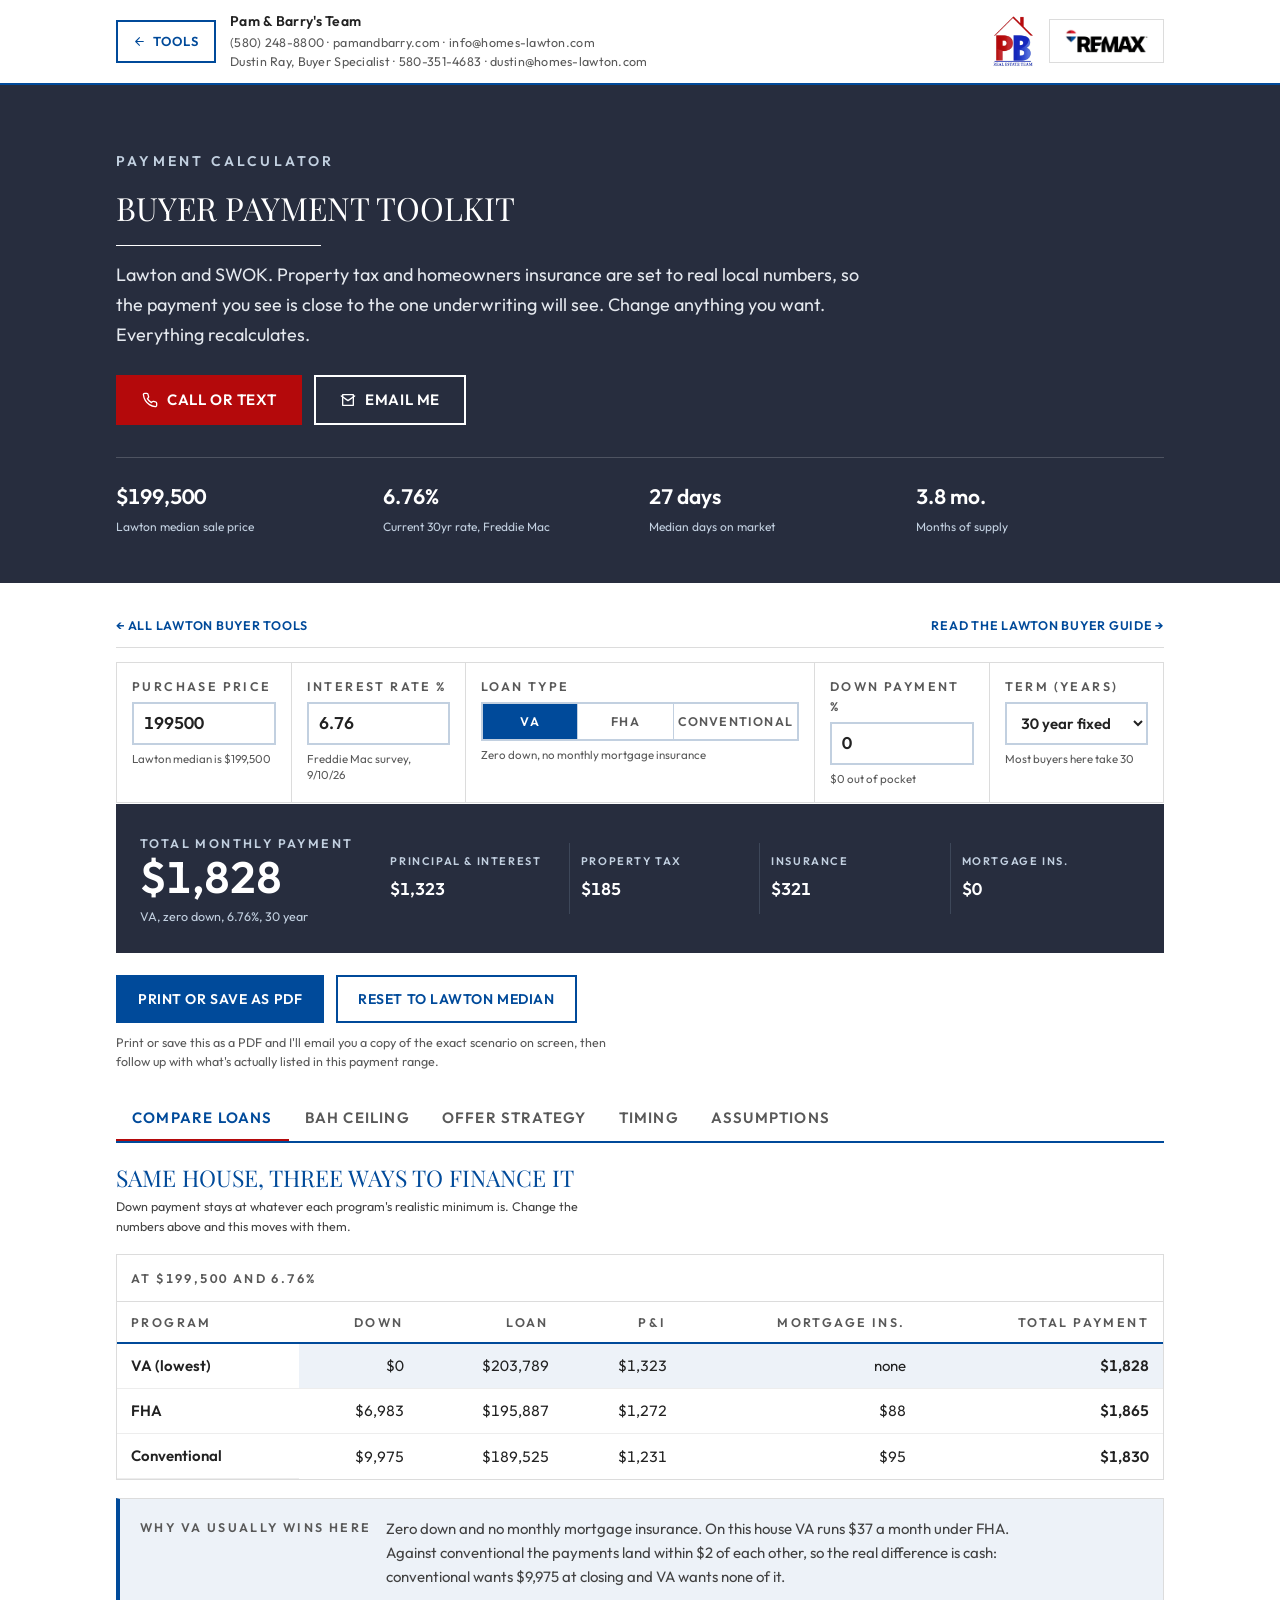
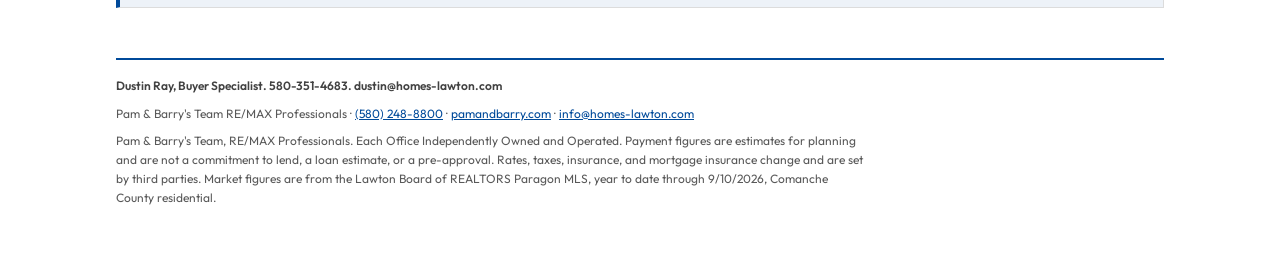
<file: payment-toolkit.html>
<!doctype html>
<html lang="en">
<head>
<meta charset="utf-8">
<meta name="viewport" content="width=device-width,initial-scale=1">
<title>Lawton Buyer Payment Toolkit</title>
<meta name="description" content="Estimate a real monthly house payment in Lawton and SWOK: VA, FHA and conventional side by side, Fort Sill BAH ceilings, seller-concession math, and local tax and insurance defaults.">
<link rel="canonical" href="https://dustinrayokrealtor.github.io/lawton-buyer-tools-v2/payment-toolkit.html">
<meta property="og:type" content="website">
<meta property="og:title" content="Lawton Buyer Payment Toolkit">
<meta property="og:description" content="Estimate a real monthly house payment in Lawton and SWOK: VA, FHA and conventional side by side, Fort Sill BAH ceilings, seller-concession math, and local tax and insurance defaults.">
<meta property="og:url" content="https://dustinrayokrealtor.github.io/lawton-buyer-tools-v2/payment-toolkit.html">
<meta property="og:image" content="https://dustinrayokrealtor.github.io/lawton-buyer-tools-v2/team-logo.png">
<link rel="icon" type="image/png" href="team-logo.png">
<link rel="preconnect" href="https://fonts.googleapis.com">
<link rel="preconnect" href="https://fonts.gstatic.com" crossorigin>
<link href="https://fonts.googleapis.com/css2?family=Outfit:wght@300;400;500;600;700&family=Playfair+Display:wght@400;500;600&display=swap" rel="stylesheet">
<link rel="stylesheet" href="assets/site.css">
<style>img{max-width:100%}[hidden]{display:none!important}</style>
</head>
<body>
<!--
  Single-theme by deliberate choice: RE/MAX brand compliance fixes the palette.
  Every color is painted explicitly so the page holds on any host ground.
-->

<style>
:root{ --s-1:12.5px; --s0:15px; --s1:17px; --s2:23px; --s3:32px; --s4:44px; }

body{font-size:var(--s0);line-height:1.6}
.wrap{max-width:1080px;margin:0 auto;padding-inline:16px;padding-block:20px 60px}

h1{font-size:var(--s3)}
h2{font-size:var(--s2)}
h3{font-size:var(--s1)}
p{margin:0;max-width:64ch}
.muted{color:var(--ink-2);font-size:var(--s-1);line-height:1.6}
.sitehdr{max-width:1080px;margin:0 auto;padding-inline:16px}

/* ---------- page hero band ---------- */
.pagehero{background:var(--navy);color:#fff}
.phin{max-width:1080px;margin:0 auto;padding-inline:16px;padding-block:64px 48px}
.pagehero h1{color:#fff}
.pagehero h1::after{margin-bottom:14px}
.pagehero .intro{font-size:clamp(15px,1.9vw,18px);color:var(--on-dark);margin:0 0 26px;max-width:42em;line-height:1.65}
.phstats{border-top:1px solid rgba(255,255,255,.18);margin-top:32px;padding-top:22px;display:grid;grid-template-columns:repeat(auto-fit,minmax(140px,1fr));gap:18px}
.phstats b{display:block;font-size:21px;font-weight:600;color:#fff}
.phstats span{display:block;font-size:12px;color:var(--on-dark-dim);margin-top:4px;line-height:1.45}

/* ---------- input panel ---------- */
.controls{
  border:1px solid var(--line);
  display:grid;grid-template-columns:repeat(auto-fit,minmax(170px,1fr));gap:1px;
  background-color:var(--line);margin-bottom:1px;
}
.ctl{background:var(--paper);padding:13px 15px 15px;display:flex;flex-direction:column;gap:6px;min-width:0}
.ctl input[type="number"],.ctl input[type="text"],.ctl select{
  font-family:var(--font-ui);font-size:var(--s1);font-weight:600;line-height:1.2;
  font-variant-numeric:tabular-nums;
  background:var(--paper);color:var(--ink);border:2px solid var(--pale);
  padding:9px 10px;width:100%;min-width:0;
}
.ctl select{font-size:var(--s0)}
.ctl input:focus,.ctl select:focus{outline:none;border-color:var(--blue)}
.ctl .hint{font-size:11.5px;color:var(--muted);line-height:1.45}

.seg{display:flex;gap:0;border:2px solid var(--pale);overflow:hidden;background:var(--paper)}
.seg button{
  flex:1;font-family:var(--font-ui);font-size:var(--s-1);font-weight:600;line-height:1.2;
  letter-spacing:1.2px;text-transform:uppercase;
  background:var(--paper);color:var(--muted);border:0;border-right:1px solid var(--pale);
  padding:10px 4px;cursor:pointer;
}
.seg button:last-child{border-right:0}
.seg button[aria-pressed="true"]{background:var(--blue);color:#fff}

/* ---------- result panel ---------- */
.hero{
  background:var(--navy);color:#fff;padding:24px;
  display:grid;grid-template-columns:minmax(0,auto) minmax(0,1fr);gap:26px;align-items:center;
}
@media (max-width:640px){.hero{grid-template-columns:minmax(0,1fr);gap:18px}}
.hero .lab{color:var(--on-dark-dim)}
.hero .big{font-size:var(--s4);font-weight:600;line-height:1;color:#fff}
.hero .sub{font-size:var(--s-1);color:var(--on-dark-dim);margin-top:7px}
.stack{display:grid;grid-template-columns:repeat(auto-fit,minmax(96px,1fr));gap:1px;background:#3D4759}
@media (max-width:640px){.stack{grid-template-columns:repeat(2,minmax(0,1fr))}}
.stack div{background:var(--navy);padding:10px 11px 12px;display:flex;flex-direction:column;gap:4px}
.stack dt{color:var(--on-dark-dim);font-size:11px;letter-spacing:1.6px}
.stack dd{margin:0;font-size:var(--s1);font-weight:600;color:#fff}

/* ---------- tabs ---------- */
.tabs{display:flex;gap:0;border-bottom:2px solid var(--blue);margin:26px 0 0;overflow-x:auto}
.tabs button{
  font-family:var(--font-ui);font-size:var(--s0);font-weight:600;line-height:1.2;
  letter-spacing:1.2px;text-transform:uppercase;white-space:nowrap;
  background:transparent;color:var(--muted);border:0;border-bottom:4px solid transparent;
  padding:12px 16px;cursor:pointer;margin-bottom:-2px;
}
.tabs button[aria-selected="true"]{color:var(--blue);border-bottom-color:var(--red)}
.panel{padding-top:22px;display:flex;flex-direction:column;gap:18px}
.panel[hidden]{display:none}

/* ---------- tables ---------- */
.tw{overflow-x:auto;border:1px solid var(--line);background:var(--paper)}
table{border-collapse:collapse;width:100%;min-width:420px;font-variant-numeric:tabular-nums}
caption{text-align:left;padding:13px 14px;border-bottom:1px solid var(--line)}
th,td{padding:10px 14px;text-align:right;border-bottom:1px solid var(--line-2);font-size:var(--s0)}
th:first-child,td:first-child{text-align:left;font-weight:600}
thead th{color:var(--muted);font-weight:600;border-bottom:2px solid var(--blue)}
tbody tr:last-child td{border-bottom:0}
tr.best td{background:var(--wash)}
tr.total td{border-top:2px solid var(--blue);font-weight:600}
td.pos{color:var(--blue);font-weight:600}
td.neg{color:var(--red-dark);font-weight:600}

/* ---------- cards ---------- */
.cards{display:grid;grid-template-columns:repeat(auto-fit,minmax(220px,1fr));gap:1px;background:var(--line);border:1px solid var(--line)}
.card{background:var(--paper);padding:16px;display:flex;flex-direction:column;gap:7px}
.card .v{font-size:var(--s2);font-weight:600;line-height:1.1;color:var(--ink)}
.card .v.blue{color:var(--blue)}
.card p{font-size:var(--s-1);color:var(--ink-2);line-height:1.55}

/* ---------- disclosure ---------- */
details{background:var(--paper);border:1px solid var(--line);border-left:4px solid var(--pale)}
summary{padding:13px 16px;cursor:pointer;font-weight:600;font-size:var(--s0);list-style:none;display:flex;justify-content:space-between;align-items:center;gap:10px}
summary::-webkit-details-marker{display:none}
summary::after{content:"+";font-family:var(--font-ui);color:var(--red);font-size:var(--s2);line-height:1}
details[open] summary::after{content:"\2212"}
.dbody{padding:0 16px 16px;display:flex;flex-direction:column;gap:10px;border-top:1px solid var(--line-2)}
.dbody ul{margin:0;padding-left:18px;display:flex;flex-direction:column;gap:7px}
.dbody li{font-size:var(--s-1);color:var(--ink-2);line-height:1.6}

.sendhint{font-size:12.5px;color:var(--muted);margin-top:10px;line-height:1.5;max-width:62ch}
@media print{.sendhint{display:none}}

footer{display:flex;flex-direction:column;gap:8px}
footer b{color:var(--ink-2)}

.printonly{display:none}

@media print{
  @page{margin:0.5in}
  body{background:#fff;font-size:10.5pt}
  .wrap{max-width:none;padding:0}
  .tabs,details{display:none!important}
  .panel[hidden]{display:flex!important}
  .panel{break-inside:avoid;padding-top:14px;border-top:1px solid #ccc;margin-top:14px}
  .hero{background:#fff;color:#000;border:2px solid #000}
  .hero .lab,.hero .sub,.hero .big{color:#000}
  .stack{background:#ccc}
  .stack div{background:#fff}
  .stack dt,.stack dd{color:#000}
  .ctl input,.ctl select{border:0;padding-left:0;background:#fff}
  .seg button[aria-pressed="false"]{display:none}
  .seg{border:0}
  .seg button[aria-pressed="true"]{background:#fff;color:#000;text-align:left;padding-left:0}
  .printonly{display:block}
  h1{font-size:20pt}
  .pb-logo{height:46px}
  .rx-chip{border-color:#999}
}
</style>

<header class="site">
  <div class="sitehdr">
    <div class="hdrleft">
      <a href="./" class="backlink"><svg viewBox="0 0 24 24" fill="none" stroke="currentColor" stroke-width="2" stroke-linecap="round" stroke-linejoin="round"><path d="M19 12H5M12 19l-7-7 7-7"/></svg>Tools</a>
      <span class="brandline">Pam &amp; Barry's Team <span><a href="tel:+15802488800" class="hdrlink">(580) 248-8800</a> &middot; <a href="https://www.pamandbarry.com/" class="hdrlink">pamandbarry.com</a> &middot; <a href="mailto:info@homes-lawton.com" class="hdrlink">info@homes-lawton.com</a></span><span>Dustin Ray, Buyer Specialist &middot; <a href="tel:5803514683" class="hdrlink">580-351-4683</a> &middot; <a href="mailto:dustin@homes-lawton.com?subject=Buyer%20Payment%20Toolkit" class="hdrlink">dustin@homes-lawton.com</a></span></span>
    </div>
    <span class="logo-wrap"><img src="team-logo.png" alt="Pam and Barry's Real Estate Team" class="pb-logo" width="141" height="180"><span class="rx-chip"><img src="assets/remax-logo.png" alt="RE/MAX" width="381" height="116"></span></span>
  </div>
</header>

<div class="pagehero">
  <div class="phin">
    <span class="eyebrow"><svg viewBox="0 0 24 24" fill="none" stroke="currentColor" stroke-width="2" stroke-linecap="round" stroke-linejoin="round"><rect x="2" y="7" width="20" height="14" rx="2"></rect><path d="M16 3v4M8 3v4M2 11h20"></path></svg>Payment calculator</span>
    <h1>Buyer Payment Toolkit</h1>
    <p class="intro">Lawton and SWOK. Property tax and homeowners insurance are set to real local numbers, so the payment you see is close to the one underwriting will see. Change anything you want. Everything recalculates.</p>
    <div class="hero-cta">
      <a class="hbtn" href="tel:5803514683"><svg viewBox="0 0 24 24" fill="none" stroke="currentColor" stroke-width="2" stroke-linecap="round" stroke-linejoin="round"><path d="M22 16.92v3a2 2 0 0 1-2.18 2 19.79 19.79 0 0 1-8.63-3.07 19.5 19.5 0 0 1-6-6 19.79 19.79 0 0 1-3.07-8.67A2 2 0 0 1 4.11 2h3a2 2 0 0 1 2 1.72c.127.96.362 1.903.7 2.81a2 2 0 0 1-.45 2.11L8.09 9.91a16 16 0 0 0 6 6l1.27-1.27a2 2 0 0 1 2.11-.45c.907.338 1.85.573 2.81.7A2 2 0 0 1 22 16.92z"></path></svg>Call or text</a>
      <a class="hbtn alt" href="mailto:dustin@homes-lawton.com?subject=Buyer%20Payment%20Toolkit&body=Hi%20Dustin%2C%0A%0AI%20was%20using%20the%20payment%20toolkit.%20What%20I%20am%20trying%20to%20figure%20out%3A%0A%0A%0A%0AThanks%2C%0A"><svg viewBox="0 0 24 24" fill="none" stroke="currentColor" stroke-width="2" stroke-linecap="round" stroke-linejoin="round"><path d="M4 4h16v16H4z"></path><path d="m22 6-10 7L2 6"></path></svg>Email me</a>
    </div>
    <div class="phstats">
      <div><b>$199,500</b><span>Lawton median sale price</span></div>
      <div><b>6.76%</b><span>Current 30yr rate, Freddie Mac</span></div>
      <div><b>27 days</b><span>Median days on market</span></div>
      <div><b>3.8 mo.</b><span>Months of supply</span></div>
    </div>
  </div>
</div>

<div class="wrap">
<nav class="sitenav" aria-label="Site"><a href="./">&larr; All Lawton buyer tools</a><a href="buying-guide.html">Read the Lawton buyer guide &rarr;</a></nav>

<!-- ============ INPUTS ============ -->
<section class="controls" aria-label="Loan inputs">
  <div class="ctl">
    <label for="price">Purchase price</label>
    <input type="number" id="price" value="199500" min="20000" max="2000000" step="500" inputmode="numeric">
    <span class="hint">Lawton median is $199,500</span>
  </div>
  <div class="ctl">
    <label for="rate">Interest rate %</label>
    <input type="number" id="rate" value="6.76" min="1" max="15" step="0.005" inputmode="decimal">
    <span class="hint">Freddie Mac survey, 9/10/26</span>
  </div>
  <div class="ctl" style="grid-column:span 2">
    <label for="loantype">Loan type</label>
    <div class="seg" id="loantype" role="group" aria-label="Loan type">
      <button type="button" data-loan="va" aria-pressed="true">VA</button>
      <button type="button" data-loan="fha" aria-pressed="false">FHA</button>
      <button type="button" data-loan="conv" aria-pressed="false">Conventional</button>
    </div>
    <span class="hint" id="loanhint">Zero down, no monthly mortgage insurance</span>
  </div>
  <div class="ctl">
    <label for="downpct">Down payment %</label>
    <input type="number" id="downpct" value="0" min="0" max="100" step="0.5" inputmode="decimal">
    <span class="hint" id="downhint">$0 out of pocket</span>
  </div>
  <div class="ctl">
    <label for="term">Term (years)</label>
    <select id="term">
      <option value="30" selected>30 year fixed</option>
      <option value="20">20 year fixed</option>
      <option value="15">15 year fixed</option>
    </select>
    <span class="hint">Most buyers here take 30</span>
  </div>
</section>

<!-- ============ HERO RESULT ============ -->
<section class="hero" aria-live="polite">
  <div>
    <span class="lab">Total monthly payment</span>
    <div class="big" id="hero-piti" data-lead="Total monthly payment">$1,829</div>
    <div class="sub" id="hero-note">VA, zero down, 6.76%, 30 year</div>
  </div>
  <dl class="stack">
    <div><dt>Principal &amp; interest</dt><dd id="s-pi">$1,323</dd></div>
    <div><dt>Property tax</dt><dd id="s-tax">$185</dd></div>
    <div><dt>Insurance</dt><dd id="s-ins">$321</dd></div>
    <div><dt>Mortgage ins.</dt><dd id="s-mi">$0</dd></div>
  </dl>
</section>

<div class="actions">
  <button type="button" class="primary" id="btn-print">Print or save as PDF</button>
  <button type="button" id="btn-reset">Reset to Lawton median</button>
</div>
<p class="sendhint">Print or save this as a PDF and I'll email you a copy of the exact scenario on screen, then follow up with what's actually listed in this payment range.</p>

<!-- ============ TABS ============ -->
<div class="tabs" role="tablist" aria-label="Toolkit sections">
  <button role="tab" id="tab-compare" aria-controls="p-compare" aria-selected="true">Compare loans</button>
  <button role="tab" id="tab-bah" aria-controls="p-bah" aria-selected="false">BAH ceiling</button>
  <button role="tab" id="tab-offer" aria-controls="p-offer" aria-selected="false">Offer strategy</button>
  <button role="tab" id="tab-timing" aria-controls="p-timing" aria-selected="false">Timing</button>
  <button role="tab" id="tab-assume" aria-controls="p-assume" aria-selected="false">Assumptions</button>
</div>

<!-- ---------- COMPARE ---------- -->
<section class="panel" id="p-compare" role="tabpanel" aria-labelledby="tab-compare">
  <div>
    <h2>Same house, three ways to finance it</h2>
    <p class="muted" style="margin-top:6px">Down payment stays at whatever each program's realistic minimum is. Change the numbers above and this moves with them.</p>
  </div>
  <div class="tw">
    <table>
      <caption id="cmp-cap">At $199,500 and 6.76%</caption>
      <thead><tr>
        <th scope="col">Program</th><th scope="col">Down</th><th scope="col">Loan</th>
        <th scope="col">P&amp;I</th><th scope="col">Mortgage ins.</th><th scope="col">Total payment</th>
      </tr></thead>
      <tbody id="cmp-body"></tbody>
    </table>
  </div>
  <div class="note">
    <span class="k">Why VA usually wins here</span>
    <p id="cmp-note">Zero down and no monthly mortgage insurance. On a median Lawton home that's worth real money every month compared to the other two, and it's cash you keep at closing.</p>
  </div>
  <div class="printonly muted"><b>Prepared by Dustin Ray, Buyer Specialist. 580-351-4683. dustin@homes-lawton.com</b></div>
</section>

<!-- ---------- BAH ---------- -->
<section class="panel" id="p-bah" role="tabpanel" aria-labelledby="tab-bah" hidden>
  <div>
    <h2>What your housing allowance actually buys</h2>
    <p class="muted" style="margin-top:6px">This solves for the purchase price where the whole payment equals the allowance. It's a reference point, not a pre-approval. Plenty of buyers spend past BAH out of base pay, and a second income changes it completely.</p>
  </div>
  <div class="controls" style="grid-template-columns:repeat(auto-fit,minmax(170px,1fr))">
    <div class="ctl">
      <label for="bah">Monthly BAH</label>
      <input type="number" id="bah" value="1233" min="200" max="6000" step="1" inputmode="numeric">
      <span class="hint">Fort Sill 2026, with dependents</span>
    </div>
    <div class="ctl">
      <label for="bahgrade">Or pick a grade</label>
      <select id="bahgrade">
        <option value="1233" selected>E-5 with dependents</option>
        <option value="1092">E-5 without</option>
        <option value="1494">E-6 with dependents</option>
        <option value="1170">E-6 without</option>
        <option value="1587">E-7 with dependents</option>
        <option value="1209">E-7 without</option>
        <option value="1758">O-3 with dependents</option>
        <option value="1395">O-3 without</option>
      </select>
      <span class="hint">2026 Fort Sill rates</span>
    </div>
  </div>
  <div class="cards">
    <div class="card"><span class="lab">Max purchase price</span><span class="v blue" id="bah-max">$120,679</span><p>Where the full payment lands exactly on the allowance, at the rate and loan type you picked above.</p></div>
    <div class="card"><span class="lab">Share of the median home</span><span class="v" id="bah-share">60%</span><p>Lawton's median sale price is $199,500 year to date.</p></div>
    <div class="card"><span class="lab">Gap to the median</span><span class="v" id="bah-gap">$78,821</span><p>What base pay or a second income would need to cover to reach a median-priced house.</p></div>
    <div class="card"><span class="lab">Insurance share of BAH</span><span class="v" id="bah-insshare">26%</span><p>Homeowners insurance on that max-price house, as a share of the allowance.</p></div>
  </div>
  <div class="tw">
    <table>
      <caption>Every Fort Sill grade at your current rate and loan type</caption>
      <thead><tr><th scope="col">Grade</th><th scope="col">BAH</th><th scope="col">Max price</th><th scope="col">Share of median</th></tr></thead>
      <tbody id="bah-body"></tbody>
    </table>
  </div>
</section>

<!-- ---------- OFFER ---------- -->
<section class="panel" id="p-offer" role="tabpanel" aria-labelledby="tab-offer" hidden>
  <div>
    <h2>Price cut or seller concession</h2>
    <p class="muted" style="margin-top:6px">Sellers here are closing at 98.5% of list, so they don't cut much off the number. The same dollars spent buying the rate down move the payment a lot further. This shows the difference on the deal in front of you. For the full comparison, including a 2-1 temporary buydown and what it costs to set up, use the <a href="buydown.html">Rate Buydown vs Price Cut</a> tool.</p>
  </div>
  <div class="controls" style="grid-template-columns:repeat(auto-fit,minmax(170px,1fr))">
    <div class="ctl">
      <label for="concession">Dollars on the table</label>
      <input type="number" id="concession" value="6000" min="0" max="100000" step="250" inputmode="numeric">
      <span class="hint">What you think you can get</span>
    </div>
    <div class="ctl">
      <label for="ptsrate">Rate drop per point</label>
      <input type="number" id="ptsrate" value="0.25" min="0.05" max="0.75" step="0.01" inputmode="decimal">
      <span class="hint">Get the real number from the lender</span>
    </div>
  </div>
  <div class="tw">
    <table>
      <caption id="off-cap">$6,000 in seller money, two ways to spend it</caption>
      <thead><tr><th scope="col">Option</th><th scope="col">Price</th><th scope="col">Rate</th><th scope="col">Total payment</th><th scope="col">Vs. no concession</th></tr></thead>
      <tbody id="off-body"></tbody>
    </table>
  </div>
  <div class="cards">
    <div class="card"><span class="lab">Buydown advantage</span><span class="v blue" id="off-adv">$47/mo</span><p id="off-adv-note">Extra monthly savings from putting the money into the rate instead of the price.</p></div>
    <div class="card"><span class="lab">Over 30 years</span><span class="v" id="off-life">$16,920</span><p>Same seller cost either way. This is what the structure is worth to you over the life of the loan.</p></div>
    <div class="card"><span class="lab">Seller nets the same</span><span class="v" id="off-seller">$6,000</span><p>Either way the seller gives up the same dollars. A concession is often easier for them to say yes to than a price cut.</p></div>
  </div>
  <div class="note warn" id="off-limit" hidden>
    <span class="k">Watch the concession cap</span>
    <p></p>
  </div>
  <div class="note warn">
    <span class="k">Before you use this at the table</span>
    <p>The rate drop per point is a placeholder until the lender on the file gives you a real cost sheet. Lenders price points differently every week, and a temporary 2-1 buydown works nothing like a permanent one. Concession caps also run by program: VA 4% of value, FHA 6%, conventional 3% under 10% down and 6% at 10% or more. Confirm all of it with the lender before you count on it.</p>
  </div>
</section>

<!-- ---------- TIMING ---------- -->
<section class="panel" id="p-timing" role="tabpanel" aria-labelledby="tab-timing" hidden>
  <div>
    <h2>What waiting costs</h2>
    <p class="muted" style="margin-top:6px">Straight arithmetic, no pitch. Last year a buyer who paused twelve months watched the median go from $183,000 to $199,500 and the rate go from 6.35% to 6.76%. Set your own assumptions and see what a repeat looks like.</p>
  </div>
  <div class="controls" style="grid-template-columns:repeat(auto-fit,minmax(170px,1fr))">
    <div class="ctl">
      <label for="appr">Price change in 12 mo</label>
      <input type="number" id="appr" value="3.8" min="-20" max="30" step="0.1" inputmode="decimal">
      <span class="hint">Lawton average ran +3.8%</span>
    </div>
    <div class="ctl">
      <label for="ratechg">Rate change in 12 mo</label>
      <input type="number" id="ratechg" value="0" min="-4" max="4" step="0.05" inputmode="decimal">
      <span class="hint">Points, so 0.41 means +41 bps</span>
    </div>
  </div>
  <div class="cards">
    <div class="card"><span class="lab">Payment today</span><span class="v" id="t-now">$1,829</span><p id="t-now-note">On a $199,500 house at 6.76%.</p></div>
    <div class="card"><span class="lab">Payment in 12 months</span><span class="v blue" id="t-later">$1,896</span><p id="t-later-note">Same house, priced forward at your assumptions.</p></div>
    <div class="card"><span class="lab">Difference</span><span class="v" id="t-diff">$67/mo</span><p id="t-diff-note">That's what twelve months costs on the same house.</p></div>
  </div>
  <div class="tw">
    <table>
      <caption id="lad-cap">Rate ladder on a $199,500 house</caption>
      <thead><tr><th scope="col">Rate</th><th scope="col">P&amp;I</th><th scope="col">Total payment</th><th scope="col">Vs. today</th><th scope="col">Buying power at today's payment</th></tr></thead>
      <tbody id="lad-body"></tbody>
    </table>
  </div>
  <div class="note">
    <span class="k">The rule of thumb worth memorizing</span>
    <p id="rule-note">On a Lawton median loan, 100 basis points is worth about $133 a month, or about $19,200 of purchase price at the same payment. That's the number to keep in your head when you're deciding whether to wait.</p>
  </div>
</section>

<!-- ---------- ASSUMPTIONS ---------- -->
<section class="panel" id="p-assume" role="tabpanel" aria-labelledby="tab-assume" hidden>
  <div>
    <h2>What's under the hood</h2>
    <p class="muted" style="margin-top:6px">These are the local defaults. Change them here and every tab updates. A real quote always beats an estimate, so replace these with actual numbers once you have them.</p>
  </div>
  <div class="controls" style="grid-template-columns:repeat(auto-fit,minmax(170px,1fr))">
    <div class="ctl">
      <label for="taxrate">Property tax rate %</label>
      <input type="number" id="taxrate" value="1.11" min="0" max="5" step="0.01" inputmode="decimal">
      <span class="hint">Lawton median effective rate</span>
    </div>
    <div class="ctl">
      <label for="insrate">Insurance $ per $1,000</label>
      <input type="number" id="insrate" value="19.28" min="0" max="80" step="0.01" inputmode="decimal">
      <span class="hint">Lawton, per year of coverage</span>
    </div>
    <div class="ctl">
      <label for="covpct">Dwelling coverage %</label>
      <input type="number" id="covpct" value="100" min="40" max="200" step="1" inputmode="numeric">
      <span class="hint">Of purchase price</span>
    </div>
    <div class="ctl">
      <label for="hoa">HOA dues per month</label>
      <input type="number" id="hoa" value="0" min="0" max="2000" step="5" inputmode="numeric">
      <span class="hint">Rare in most of SWOK</span>
    </div>
    <div class="ctl">
      <label for="pmirate">Conventional PMI %</label>
      <input type="number" id="pmirate" value="0.60" min="0" max="3" step="0.01" inputmode="decimal">
      <span class="hint">Annual, of loan amount</span>
    </div>
    <div class="ctl">
      <label for="vaexempt">VA funding fee</label>
      <select id="vaexempt">
        <option value="0" selected>Charged, first use</option>
        <option value="2">Charged, subsequent use</option>
        <option value="1">Exempt</option>
      </select>
      <span class="hint">Exempt with disability comp or Purple Heart</span>
    </div>
  </div>

  <details>
    <summary>Where the local numbers come from</summary>
    <div class="dbody">
      <ul>
        <li><b>Property tax, 1.11%.</b> Lawton's median effective rate from Comanche County records. A specific parcel can run higher or lower, and homestead exemption isn't in here. Pull the real number off the assessor site before you settle on a payment.</li>
        <li><b>Insurance, $19.28 per $1,000 of coverage.</b> Built from Lawton's city average of $4,903 a year at $300,000 of dwelling coverage, scaled down to the coverage a median Lawton home actually carries. Works out to about $3,860 a year, or $321 a month, on a $199,500 house. That's lower than the Oklahoma state average, which blends in the OKC metro and assumes a lot more coverage than a house here needs.</li>
        <li><b>Dwelling coverage at 100% of price.</b> In a low-cost market, rebuild cost lands at or above market value, because lumber and labor don't get cheaper just because the house does. Adjust it if the lot carries real value.</li>
        <li><b>VA funding fee.</b> 2.15% first use with less than 5% down, 3.3% on subsequent use, financed into the loan. Zero if you draw service-connected disability compensation or holds a Purple Heart on the closing date.</li>
        <li><b>FHA.</b> 1.75% upfront premium financed in, plus 0.55% a year with less than 5% down, for the life of the loan. At 10% or more down it drops to 0.50% and falls off after 11 years.</li>
        <li><b>Conventional PMI.</b> 0.60% a year is a mid-credit placeholder. It falls off at 78% loan to value. Actual pricing swings hard on credit score, so get the real quote.</li>
      </ul>
    </div>
  </details>

  <div class="note warn">
    <span class="k">What this tool is not</span>
    <p>This is an estimate for shopping, not a loan estimate, a pre-approval, or a quote. Taxes, insurance, and mortgage insurance all get set by somebody other than me. Your lender runs the real numbers, and those are the ones that go in an offer.</p>
  </div>
</section>

<footer>
  <p><b>Dustin Ray, Buyer Specialist. 580-351-4683. dustin@homes-lawton.com</b></p>
  <p>Pam &amp; Barry's Team RE/MAX Professionals &middot; <a href="tel:+15802488800">(580) 248-8800</a> &middot; <a href="https://www.pamandbarry.com/">pamandbarry.com</a> &middot; <a href="mailto:info@homes-lawton.com">info@homes-lawton.com</a></p>
  <p>Pam &amp; Barry's Team, RE/MAX Professionals. Each Office Independently Owned and Operated. Payment figures are estimates for planning and are not a commitment to lend, a loan estimate, or a pre-approval. Rates, taxes, insurance, and mortgage insurance change and are set by third parties. Market figures are from the Lawton Board of REALTORS Paragon MLS, year to date through 9/10/2026, Comanche County residential.</p>
</footer>

</div>

<script>
(function(){
  "use strict";

  var LS = "lbpt.v1";
  var MEDIAN = 199500;

  var GRADES = [
    ["E-5 with dependents", 1233], ["E-6 with dependents", 1494],
    ["E-7 with dependents", 1587], ["O-3 with dependents", 1758],
    ["E-5 without", 1092], ["E-6 without", 1170],
    ["E-7 without", 1209], ["O-3 without", 1395]
  ];

  var $ = function(id){ return document.getElementById(id); };
  var loan = "va";

  function num(id, fallback){
    var el = $(id);
    if (!el) return fallback;
    var v = parseFloat(el.value);
    return isFinite(v) ? v : fallback;
  }
  function money(v){
    return "$" + Math.round(v).toLocaleString("en-US");
  }
  function money0(v){
    return "$" + Math.round(v).toLocaleString("en-US");
  }

  function pmt(principal, annualPct, years){
    if (principal <= 0) return 0;
    var r = (annualPct / 100) / 12, n = years * 12;
    if (r <= 0) return principal / n;
    var f = Math.pow(1 + r, n);
    return principal * (r * f) / (f - 1);
  }

  // Returns the full payment breakdown for one scenario.
  function calc(opts){
    var price = opts.price, rate = opts.rate, years = opts.years, type = opts.type;
    var downPct = opts.downPct;

    var taxRate = num("taxrate", 1.11) / 100;
    var insRate = num("insrate", 19.28);
    var covPct  = num("covpct", 100) / 100;
    var hoa     = num("hoa", 0);
    var pmiPct  = num("pmirate", 0.60) / 100;
    var vaMode  = ($("vaexempt") ? $("vaexempt").value : "0");

    var down = price * (downPct / 100);
    var base = price - down;
    var financed = 0, mi = 0;

    if (type === "va"){
      var ff = 0;
      if (vaMode === "1") ff = 0;
      else if (downPct >= 10) ff = 0.0125;
      else if (downPct >= 5)  ff = 0.015;
      else ff = (vaMode === "2") ? 0.033 : 0.0215;
      financed = base * ff;
      mi = 0;
    } else if (type === "fha"){
      financed = base * 0.0175;
      var annual = (downPct < 5) ? 0.0055 : 0.0050;
      mi = base * annual / 12;
    } else {
      financed = 0;
      var ltv = base / price;
      mi = (ltv > 0.80) ? (base * pmiPct / 12) : 0;
    }

    var principal = base + financed;
    var pi  = pmt(principal, rate, years);
    var tax = price * taxRate / 12;
    var ins = (price * covPct / 1000) * insRate / 12;

    return {
      price: price, down: down, downPct: downPct, base: base,
      financed: financed, principal: principal,
      pi: pi, tax: tax, ins: ins, mi: mi, hoa: hoa,
      total: pi + tax + ins + mi + hoa
    };
  }

  function current(){
    return calc({
      price: num("price", MEDIAN),
      rate: num("rate", 6.76),
      years: parseInt($("term").value, 10) || 30,
      type: loan,
      downPct: num("downpct", 0)
    });
  }

  // Solve for the price whose total payment equals a budget.
  function maxPrice(budget, rate, years, type, downPct){
    var lo = 10000, hi = 2000000;
    for (var i = 0; i < 70; i++){
      var mid = (lo + hi) / 2;
      var r = calc({price: mid, rate: rate, years: years, type: type, downPct: downPct});
      if (r.total > budget) hi = mid; else lo = mid;
    }
    return lo;
  }

  var LOAN_HINTS = {
    va:   "Zero down, no monthly mortgage insurance",
    fha:  "3.5% down minimum, mortgage insurance for the life of the loan",
    conv: "5% down is typical, PMI falls off at 78% loan to value"
  };
  var DEFAULT_DOWN = { va: 0, fha: 3.5, conv: 5 };

  // ---------- renderers ----------

  function renderHero(){
    var c = current();
    $("hero-piti").textContent = money(c.total);
    $("s-pi").textContent  = money(c.pi);
    $("s-tax").textContent = money(c.tax);
    $("s-ins").textContent = money(c.ins);
    $("s-mi").textContent  = money(c.mi);
    var names = { va: "VA", fha: "FHA", conv: "Conventional" };
    var dtxt = c.downPct === 0 ? "zero down" : (c.downPct + "% down, " + money(c.down));
    $("hero-note").textContent =
      names[loan] + ", " + dtxt + ", " + num("rate", 6.76).toFixed(3).replace(/0+$/, "").replace(/\.$/, "") +
      "%, " + $("term").value + " year";
    $("downhint").textContent = money(c.down) + " out of pocket";
    if (c.hoa > 0) $("hero-note").textContent += ", includes " + money(c.hoa) + " HOA";
  }

  function renderCompare(){
    var price = num("price", MEDIAN), rate = num("rate", 6.76);
    var years = parseInt($("term").value, 10) || 30;
    var rows = [
      { key: "va",   name: "VA",           down: (loan === "va"   ? num("downpct", 0)   : 0) },
      { key: "fha",  name: "FHA",          down: (loan === "fha"  ? num("downpct", 3.5) : 3.5) },
      { key: "conv", name: "Conventional", down: (loan === "conv" ? num("downpct", 5)   : 5) }
    ];
    var out = rows.map(function(r){
      var c = calc({price: price, rate: rate, years: years, type: r.key, downPct: r.down});
      return { name: r.name, key: r.key, c: c };
    });
    var best = out.reduce(function(a, b){ return b.c.total < a.c.total ? b : a; });

    $("cmp-body").innerHTML = out.map(function(o){
      var cls = (o.key === best.key) ? ' class="best"' : "";
      return "<tr" + cls + "><th scope=\"row\">" + o.name + (o.key === best.key ? " (lowest)" : "") + "</th>" +
        "<td>" + money(o.c.down) + "</td>" +
        "<td>" + money(o.c.principal) + "</td>" +
        "<td>" + money(o.c.pi) + "</td>" +
        "<td>" + (o.c.mi > 0 ? money(o.c.mi) : "none") + "</td>" +
        "<td><b>" + money(o.c.total) + "</b></td></tr>";
    }).join("");

    $("cmp-cap").textContent = "At " + money(price) + " and " + rate + "%";

    var va = out[0].c, fha = out[1].c, conv = out[2].c;
    var vsFha = fha.total - va.total, vsConv = conv.total - va.total;
    var msg = "Zero down and no monthly mortgage insurance. On this house VA runs " + money(Math.abs(vsFha)) +
      " a month " + (vsFha >= 0 ? "under" : "over") + " FHA";
    if (Math.abs(vsConv) < 25){
      msg += ". Against conventional the payments land within " + money(Math.abs(vsConv)) +
        " of each other, so the real difference is cash: conventional wants " + money(conv.down) +
        " at closing and VA wants none of it.";
    } else {
      msg += " and " + money(Math.abs(vsConv)) + " " + (vsConv >= 0 ? "under" : "over") +
        " conventional, and it keeps " + money(conv.down) + " in your pocket at closing.";
    }
    $("cmp-note").textContent = msg;
  }

  function renderBAH(){
    var rate = num("rate", 6.76);
    var years = parseInt($("term").value, 10) || 30;
    var downPct = num("downpct", 0);
    var bah = num("bah", 1233);

    var mp = maxPrice(bah, rate, years, loan, downPct);
    var atMax = calc({price: mp, rate: rate, years: years, type: loan, downPct: downPct});

    $("bah-max").textContent = money(mp);
    $("bah-share").textContent = Math.round(mp / MEDIAN * 100) + "%";
    $("bah-gap").textContent = mp >= MEDIAN ? "covered" : money(MEDIAN - mp);
    $("bah-insshare").textContent = Math.round(atMax.ins / bah * 100) + "%";

    $("bah-body").innerHTML = GRADES.map(function(g){
      var p = maxPrice(g[1], rate, years, loan, downPct);
      return "<tr><th scope=\"row\">" + g[0] + "</th><td>" + money(g[1]) + "</td>" +
        "<td>" + money(p) + "</td><td>" + Math.round(p / MEDIAN * 100) + "%</td></tr>";
    }).join("");
  }

  function renderOffer(){
    var price = num("price", MEDIAN), rate = num("rate", 6.76);
    var years = parseInt($("term").value, 10) || 30;
    var downPct = num("downpct", 0);
    var conc = num("concession", 6000);
    var perPoint = num("ptsrate", 0.25);

    var baseC = calc({price: price, rate: rate, years: years, type: loan, downPct: downPct});
    var cutC  = calc({price: Math.max(price - conc, 1000), rate: rate, years: years, type: loan, downPct: downPct});

    // One "point" is 1% of the loan amount.
    var points = baseC.principal > 0 ? (conc / baseC.principal) * 100 : 0;
    var CAP_POINTS = 4;
    var capped = points > CAP_POINTS;
    var usedPoints = Math.min(points, CAP_POINTS);
    var drop = usedPoints * perPoint;
    var newRate = Math.max(rate - drop, 0.5);
    var buyC = calc({price: price, rate: newRate, years: years, type: loan, downPct: downPct});

    // Seller concession limits by program, as a share of price.
    var LIMITS = { va: 0.04, fha: 0.06, conv: (downPct < 10 ? 0.03 : 0.06) };
    var limitPct = LIMITS[loan];
    var limitDollars = price * limitPct;
    var overLimit = conc > limitDollars;

    function deltaCell(v){
      if (Math.abs(v) < 0.5) return '<td>even</td>';
      var cls = v < 0 ? "pos" : "neg";
      return '<td class="' + cls + '">' + (v < 0 ? "−" : "+") + money(Math.abs(v)) + "/mo</td>";
    }

    $("off-cap").textContent = money(conc) + " in seller money, two ways to spend it";
    $("off-body").innerHTML =
      '<tr><th scope="row">No concession</th><td>' + money(price) + "</td><td>" + rate.toFixed(2) + "%</td><td>" +
        money(baseC.total) + "</td><td>baseline</td></tr>" +
      '<tr><th scope="row">Price cut</th><td>' + money(price - conc) + "</td><td>" + rate.toFixed(2) + "%</td><td>" +
        money(cutC.total) + "</td>" + deltaCell(cutC.total - baseC.total) + "</tr>" +
      '<tr class="best"><th scope="row">Rate buydown</th><td>' + money(price) + "</td><td>" +
        newRate.toFixed(2) + "% (" + usedPoints.toFixed(2) + " pts)</td><td>" +
        money(buyC.total) + "</td>" + deltaCell(buyC.total - baseC.total) + "</tr>";

    var adv = cutC.total - buyC.total;
    $("off-adv").textContent = (adv >= 0 ? "" : "−") + money(Math.abs(adv)) + "/mo";
    $("off-adv-note").textContent = adv >= 0
      ? "Extra monthly savings from putting the money into the rate instead of the price."
      : "On this deal the price cut actually wins. Take the cut.";
    $("off-life").textContent = money(Math.abs(adv) * years * 12);
    $("off-seller").textContent = money(conc);

    var warn = $("off-limit");
    var msgs = [];
    if (overLimit){
      msgs.push(loan.toUpperCase().replace("CONV", "Conventional") + " caps seller-paid concessions at " +
        Math.round(limitPct * 100) + "% of price on this deal, which is " + money(limitDollars) +
        ". You're " + money(conc - limitDollars) + " over. Anything above the cap has to come off the price instead.");
    }
    if (capped){
      msgs.push("That's " + points.toFixed(1) + " points, more than most lenders will let a seller buy down at once. " +
        "The buydown row is held at " + CAP_POINTS + " points.");
    }
    if (msgs.length){
      warn.hidden = false;
      warn.querySelector("p").textContent = msgs.join(" ");
    } else {
      warn.hidden = true;
    }
  }

  function renderTiming(){
    var price = num("price", MEDIAN), rate = num("rate", 6.76);
    var years = parseInt($("term").value, 10) || 30;
    var downPct = num("downpct", 0);

    var now = calc({price: price, rate: rate, years: years, type: loan, downPct: downPct});
    var futPrice = price * (1 + num("appr", 3.8) / 100);
    var futRate = Math.max(rate + num("ratechg", 0), 0.5);
    var later = calc({price: futPrice, rate: futRate, years: years, type: loan, downPct: downPct});
    var diff = later.total - now.total;

    $("t-now").textContent = money(now.total);
    $("t-now-note").textContent = "On a " + money(price) + " house at " + rate.toFixed(2) + "%.";
    $("t-later").textContent = money(later.total);
    $("t-later-note").textContent = money(futPrice) + " at " + futRate.toFixed(2) + "%.";
    $("t-diff").textContent = (diff < 0 ? "−" : "+") + money(Math.abs(diff)) + "/mo";
    $("t-diff-note").textContent = (diff < 0 ? "Waiting saves " : "Waiting costs ") +
      money(Math.abs(diff) * 12) + " over the first year on the same house.";

    var steps = [-1, -0.5, 0, 0.5, 1];
    $("lad-cap").textContent = "Rate ladder on a " + money(price) + " house";
    $("lad-body").innerHTML = steps.map(function(s){
      var r = Math.max(rate + s, 0.5);
      var c = calc({price: price, rate: r, years: years, type: loan, downPct: downPct});
      var d = c.total - now.total;
      var power = maxPrice(now.total, r, years, loan, downPct);
      var dtxt = Math.abs(d) < 0.5
        ? "today"
        : '<span style="color:' + (d < 0 ? "#001C6B" : "#8C0A00") + ';font-weight:700">' +
          (d < 0 ? "−" : "+") + money(Math.abs(d)) + "</span>";
      var cls = (s === 0) ? ' class="best"' : "";
      return "<tr" + cls + '><th scope="row">' + r.toFixed(2) + "%" + (s === 0 ? " (today)" : "") + "</th>" +
        "<td>" + money(c.pi) + "</td><td>" + money(c.total) + "</td><td>" + dtxt + "</td>" +
        "<td>" + money(power) + "</td></tr>";
    }).join("");

    var down100 = calc({price: price, rate: Math.max(rate - 1, 0.5), years: years, type: loan, downPct: downPct});
    var powerUp = maxPrice(now.total, Math.max(rate - 1, 0.5), years, loan, downPct) - price;
    $("rule-note").textContent =
      "On this loan, 100 basis points is worth about " + money(now.pi - down100.pi) +
      " a month, or about " + money(powerUp) +
      " of purchase price at the same payment. That's the number to keep in your head when you're deciding whether to wait.";
  }

  function renderAll(){
    renderHero();
    renderCompare();
    renderBAH();
    renderOffer();
    renderTiming();
    save();
  }

  // ---------- persistence (per-viewer convenience only) ----------
  var PERSIST = ["rate", "taxrate", "insrate", "covpct", "pmirate", "ptsrate"];
  function save(){
    try {
      var o = {};
      PERSIST.forEach(function(k){ if ($(k)) o[k] = $(k).value; });
      localStorage.setItem(LS, JSON.stringify(o));
    } catch (e) { /* private mode, blocked storage: fine */ }
  }
  function load(){
    try {
      var raw = localStorage.getItem(LS);
      if (!raw) return;
      var o = JSON.parse(raw);
      PERSIST.forEach(function(k){ if (o[k] != null && $(k)) $(k).value = o[k]; });
    } catch (e) { /* fine */ }
  }

  // ---------- wiring ----------
  Array.prototype.forEach.call(
    document.querySelectorAll('input[type="number"], select'),
    function(el){ el.addEventListener("input", renderAll); el.addEventListener("change", renderAll); }
  );

  Array.prototype.forEach.call($("loantype").querySelectorAll("button"), function(b){
    b.addEventListener("click", function(){
      loan = b.dataset.loan;
      Array.prototype.forEach.call($("loantype").querySelectorAll("button"), function(x){
        x.setAttribute("aria-pressed", String(x === b));
      });
      $("loanhint").textContent = LOAN_HINTS[loan];
      $("downpct").value = DEFAULT_DOWN[loan];
      renderAll();
    });
  });

  $("bahgrade").addEventListener("change", function(){
    $("bah").value = $("bahgrade").value;
    renderAll();
  });

  var tabs = Array.prototype.slice.call(document.querySelectorAll('[role="tab"]'));
  function selectTab(t){
    tabs.forEach(function(x){
      var on = (x === t);
      x.setAttribute("aria-selected", String(on));
      $(x.getAttribute("aria-controls")).hidden = !on;
    });
  }
  tabs.forEach(function(t, i){
    t.addEventListener("click", function(){ selectTab(t); });
    t.addEventListener("keydown", function(e){
      var j = e.key === "ArrowRight" ? i + 1 : e.key === "ArrowLeft" ? i - 1 : -1;
      if (j < 0 || j >= tabs.length) return;
      e.preventDefault();
      tabs[j].focus();
      selectTab(tabs[j]);
    });
  });

  $("btn-reset").addEventListener("click", function(){
    $("price").value = MEDIAN;
    $("rate").value = 6.76;
    $("term").value = "30";
    $("downpct").value = DEFAULT_DOWN[loan];
    $("concession").value = 6000;
    $("appr").value = 3.8;
    $("ratechg").value = 0;
    renderAll();
  });

  load();
  renderAll();
})();
</script>
<script src="assets/leadgate.js" defer></script>
</body>
</html>
</file>
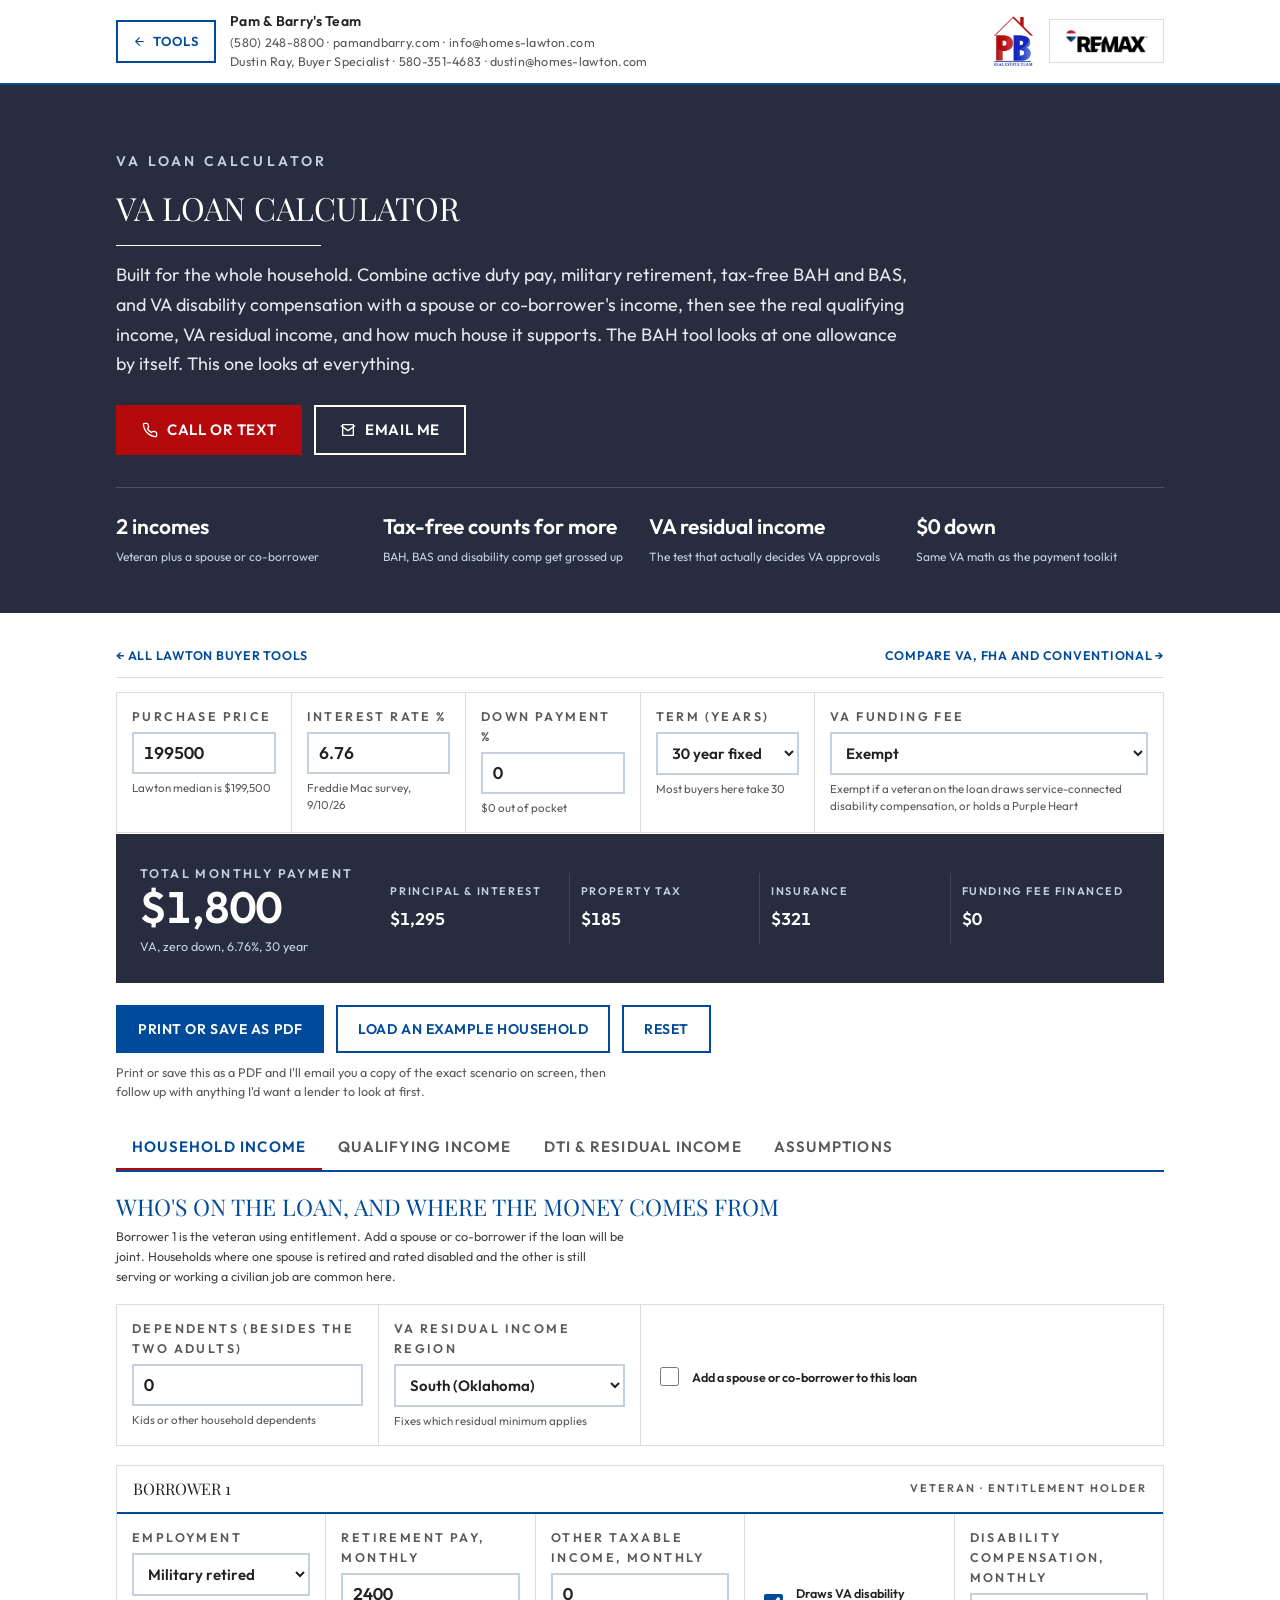
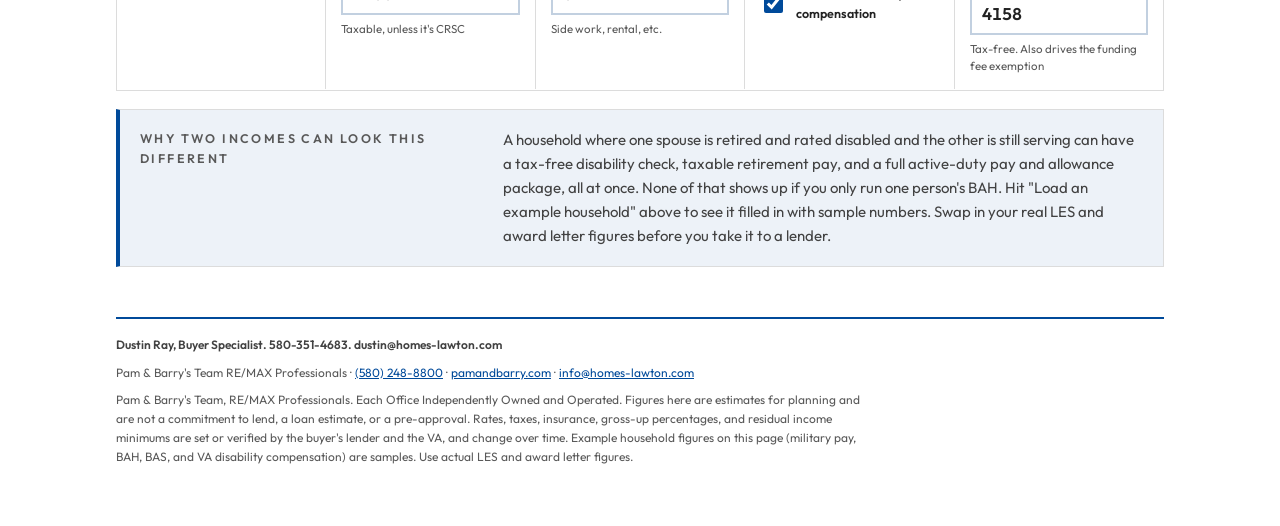
<file: va-loan-calculator.html>
<!doctype html>
<html lang="en">
<head>
<meta charset="utf-8">
<meta name="viewport" content="width=device-width,initial-scale=1">
<title>VA Loan Calculator | Lawton Buyer Tools</title>
<meta name="description" content="A full VA loan calculator for married buyers, spouses, and co-borrowers: combine active duty pay, military retirement, tax-free BAH/BAS, and VA disability compensation into real qualifying income, DTI, and VA residual income.">
<link rel="canonical" href="https://dustinrayokrealtor.github.io/lawton-buyer-tools-v2/va-loan-calculator.html">
<meta property="og:type" content="website">
<meta property="og:title" content="VA Loan Calculator for Households">
<meta property="og:description" content="Combine active duty pay, retirement, disability compensation, and a spouse or co-borrower's income into a real VA loan qualification estimate.">
<meta property="og:url" content="https://dustinrayokrealtor.github.io/lawton-buyer-tools-v2/va-loan-calculator.html">
<meta property="og:image" content="https://dustinrayokrealtor.github.io/lawton-buyer-tools-v2/team-logo.png">
<link rel="icon" type="image/png" href="team-logo.png">
<link rel="preconnect" href="https://fonts.googleapis.com">
<link rel="preconnect" href="https://fonts.gstatic.com" crossorigin>
<link href="https://fonts.googleapis.com/css2?family=Outfit:wght@300;400;500;600;700&family=Playfair+Display:wght@400;500;600&display=swap" rel="stylesheet">
<link rel="stylesheet" href="assets/site.css">
<style>img{max-width:100%}[hidden]{display:none!important}</style>
</head>
<body>
<!--
  Single-theme by deliberate choice: RE/MAX brand compliance fixes the palette.
  Every color is painted explicitly so the page holds on any host ground.
-->

<style>
:root{ --s-1:12.5px; --s0:15px; --s1:17px; --s2:23px; --s3:32px; --s4:44px; }

body{font-size:var(--s0);line-height:1.6}
.wrap{max-width:1080px;margin:0 auto;padding-inline:16px;padding-block:20px 60px}

h1{font-size:var(--s3)}
h2{font-size:var(--s2)}
h3{font-size:var(--s1)}
p{margin:0;max-width:64ch}
.muted{color:var(--ink-2);font-size:var(--s-1);line-height:1.6}
.sitehdr{max-width:1080px;margin:0 auto;padding-inline:16px}

/* ---------- page hero band ---------- */
.pagehero{background:var(--navy);color:#fff}
.phin{max-width:1080px;margin:0 auto;padding-inline:16px;padding-block:64px 48px}
.pagehero h1{color:#fff}
.pagehero h1::after{margin-bottom:14px}
.pagehero .intro{font-size:clamp(15px,1.9vw,18px);color:var(--on-dark);margin:0 0 26px;max-width:44em;line-height:1.65}
.phstats{border-top:1px solid rgba(255,255,255,.18);margin-top:32px;padding-top:22px;display:grid;grid-template-columns:repeat(auto-fit,minmax(140px,1fr));gap:18px}
.phstats b{display:block;font-size:21px;font-weight:600;color:#fff}
.phstats span{display:block;font-size:12px;color:var(--on-dark-dim);margin-top:4px;line-height:1.45}

/* ---------- input panel ---------- */
.controls{
  border:1px solid var(--line);
  display:grid;grid-template-columns:repeat(auto-fit,minmax(170px,1fr));gap:1px;
  background-color:var(--line);margin-bottom:1px;
}
.ctl{background:var(--paper);padding:13px 15px 15px;display:flex;flex-direction:column;gap:6px;min-width:0}
.ctl input[type="number"],.ctl input[type="text"],.ctl select{
  font-family:var(--font-ui);font-size:var(--s1);font-weight:600;line-height:1.2;
  font-variant-numeric:tabular-nums;
  background:var(--paper);color:var(--ink);border:2px solid var(--pale);
  padding:9px 10px;width:100%;min-width:0;
}
.ctl select{font-size:var(--s0)}
.ctl input:focus,.ctl select:focus{outline:none;border-color:var(--blue)}
.ctl .hint{font-size:11.5px;color:var(--muted);line-height:1.45}
.ctl.check{flex-direction:row;align-items:center;gap:10px;padding-top:19px}
.ctl.check input[type="checkbox"]{width:19px;height:19px;flex:none;accent-color:var(--blue)}
.ctl.check label{font-size:var(--s-1);font-weight:600;letter-spacing:normal;text-transform:none;color:var(--ink);cursor:pointer}

.seg{display:flex;gap:0;border:2px solid var(--pale);overflow:hidden;background:var(--paper)}
.seg button{
  flex:1;font-family:var(--font-ui);font-size:var(--s-1);font-weight:600;line-height:1.2;
  letter-spacing:1.2px;text-transform:uppercase;
  background:var(--paper);color:var(--muted);border:0;border-right:1px solid var(--pale);
  padding:10px 4px;cursor:pointer;
}
.seg button:last-child{border-right:0}
.seg button[aria-pressed="true"]{background:var(--blue);color:#fff}

/* ---------- result panel ---------- */
.hero{
  background:var(--navy);color:#fff;padding:24px;
  display:grid;grid-template-columns:minmax(0,auto) minmax(0,1fr);gap:26px;align-items:center;
}
@media (max-width:640px){.hero{grid-template-columns:minmax(0,1fr);gap:18px}}
.hero .lab{color:var(--on-dark-dim)}
.hero .big{font-size:var(--s4);font-weight:600;line-height:1;color:#fff}
.hero .sub{font-size:var(--s-1);color:var(--on-dark-dim);margin-top:7px}
.stack{display:grid;grid-template-columns:repeat(auto-fit,minmax(96px,1fr));gap:1px;background:#3D4759}
@media (max-width:640px){.stack{grid-template-columns:repeat(2,minmax(0,1fr))}}
.stack div{background:var(--navy);padding:10px 11px 12px;display:flex;flex-direction:column;gap:4px}
.stack dt{color:var(--on-dark-dim);font-size:11px;letter-spacing:1.6px}
.stack dd{margin:0;font-size:var(--s1);font-weight:600;color:#fff}

/* ---------- tabs ---------- */
.tabs{display:flex;gap:0;border-bottom:2px solid var(--blue);margin:26px 0 0;overflow-x:auto}
.tabs button{
  font-family:var(--font-ui);font-size:var(--s0);font-weight:600;line-height:1.2;
  letter-spacing:1.2px;text-transform:uppercase;white-space:nowrap;
  background:transparent;color:var(--muted);border:0;border-bottom:4px solid transparent;
  padding:12px 16px;cursor:pointer;margin-bottom:-2px;
}
.tabs button[aria-selected="true"]{color:var(--blue);border-bottom-color:var(--red)}
.panel{padding-top:22px;display:flex;flex-direction:column;gap:18px}
.panel[hidden]{display:none}

/* ---------- borrower blocks ---------- */
.borrower{border:1px solid var(--line);background:var(--paper)}
.borrower h3{padding:14px 16px;margin:0;border-bottom:2px solid var(--blue);display:flex;align-items:center;justify-content:space-between;gap:10px;font-size:16px}
.borrower h3 .role{font-family:var(--font-ui);font-size:11px;letter-spacing:2px;text-transform:uppercase;color:var(--muted);font-weight:600}
.borrower .controls{border:0}

/* ---------- tables ---------- */
.tw{overflow-x:auto;border:1px solid var(--line);background:var(--paper)}
table{border-collapse:collapse;width:100%;min-width:420px;font-variant-numeric:tabular-nums}
caption{text-align:left;padding:13px 14px;border-bottom:1px solid var(--line)}
th,td{padding:10px 14px;text-align:right;border-bottom:1px solid var(--line-2);font-size:var(--s0)}
th:first-child,td:first-child{text-align:left;font-weight:600}
thead th{color:var(--muted);font-weight:600;border-bottom:2px solid var(--blue)}
tbody tr:last-child td{border-bottom:0}
tr.total td{border-top:2px solid var(--blue);font-weight:600}
td.pos{color:var(--blue);font-weight:600}
td.neg{color:var(--red-dark);font-weight:600}

/* ---------- cards ---------- */
.cards{display:grid;grid-template-columns:repeat(auto-fit,minmax(220px,1fr));gap:1px;background:var(--line);border:1px solid var(--line)}
.card{background:var(--paper);padding:16px;display:flex;flex-direction:column;gap:7px}
.card .v{font-size:var(--s2);font-weight:600;line-height:1.1;color:var(--ink)}
.card .v.blue{color:var(--blue)}
.card .v.pass{color:var(--blue)}
.card .v.fail{color:var(--red-dark)}
.card p{font-size:var(--s-1);color:var(--ink-2);line-height:1.55}

/* ---------- disclosure ---------- */
details{background:var(--paper);border:1px solid var(--line);border-left:4px solid var(--pale)}
summary{padding:13px 16px;cursor:pointer;font-weight:600;font-size:var(--s0);list-style:none;display:flex;justify-content:space-between;align-items:center;gap:10px}
summary::-webkit-details-marker{display:none}
summary::after{content:"+";font-family:var(--font-ui);color:var(--red);font-size:var(--s2);line-height:1}
details[open] summary::after{content:"\2212"}
.dbody{padding:0 16px 16px;display:flex;flex-direction:column;gap:10px;border-top:1px solid var(--line-2)}
.dbody ul{margin:0;padding-left:18px;display:flex;flex-direction:column;gap:7px}
.dbody li{font-size:var(--s-1);color:var(--ink-2);line-height:1.6}

.sendhint{font-size:12.5px;color:var(--muted);margin-top:10px;line-height:1.5;max-width:62ch}
@media print{.sendhint{display:none}}

footer{display:flex;flex-direction:column;gap:8px}
footer b{color:var(--ink-2)}

.printonly{display:none}

@media print{
  @page{margin:0.5in}
  body{background:#fff;font-size:10.5pt}
  .wrap{max-width:none;padding:0}
  .tabs,details{display:none!important}
  .panel[hidden]{display:flex!important}
  .panel{break-inside:avoid;padding-top:14px;border-top:1px solid #ccc;margin-top:14px}
  .hero{background:#fff;color:#000;border:2px solid #000}
  .hero .lab,.hero .sub,.hero .big{color:#000}
  .stack{background:#ccc}
  .stack div{background:#fff}
  .stack dt,.stack dd{color:#000}
  .ctl input,.ctl select{border:0;padding-left:0;background:#fff}
  .seg button[aria-pressed="false"]{display:none}
  .seg{border:0}
  .seg button[aria-pressed="true"]{background:#fff;color:#000;text-align:left;padding-left:0}
  .printonly{display:block}
  h1{font-size:20pt}
  .pb-logo{height:46px}
  .rx-chip{border-color:#999}
}
</style>

<header class="site">
  <div class="sitehdr">
    <div class="hdrleft">
      <a href="./" class="backlink"><svg viewBox="0 0 24 24" fill="none" stroke="currentColor" stroke-width="2" stroke-linecap="round" stroke-linejoin="round"><path d="M19 12H5M12 19l-7-7 7-7"/></svg>Tools</a>
      <span class="brandline">Pam &amp; Barry's Team <span><a href="tel:+15802488800" class="hdrlink">(580) 248-8800</a> &middot; <a href="https://www.pamandbarry.com/" class="hdrlink">pamandbarry.com</a> &middot; <a href="mailto:info@homes-lawton.com" class="hdrlink">info@homes-lawton.com</a></span><span>Dustin Ray, Buyer Specialist &middot; <a href="tel:5803514683" class="hdrlink">580-351-4683</a> &middot; <a href="mailto:dustin@homes-lawton.com?subject=VA%20Loan%20Calculator" class="hdrlink">dustin@homes-lawton.com</a></span></span>
    </div>
    <span class="logo-wrap"><img src="team-logo.png" alt="Pam and Barry's Real Estate Team" class="pb-logo" width="141" height="180"><span class="rx-chip"><img src="assets/remax-logo.png" alt="RE/MAX" width="381" height="116"></span></span>
  </div>
</header>

<div class="pagehero">
  <div class="phin">
    <span class="eyebrow"><svg viewBox="0 0 24 24" fill="none" stroke="currentColor" stroke-width="2" stroke-linecap="round" stroke-linejoin="round"><path d="M12 2l2.3 4.9 5.4.8-3.9 3.8.9 5.4-4.7-2.5-4.7 2.5.9-5.4-3.9-3.8 5.4-.8z"/></svg>VA loan calculator</span>
    <h1>VA Loan Calculator</h1>
    <p class="intro">Built for the whole household. Combine active duty pay, military retirement, tax-free BAH and BAS, and VA disability compensation with a spouse or co-borrower's income, then see the real qualifying income, VA residual income, and how much house it supports. The BAH tool looks at one allowance by itself. This one looks at everything.</p>
    <div class="hero-cta">
      <a class="hbtn" href="tel:5803514683"><svg viewBox="0 0 24 24" fill="none" stroke="currentColor" stroke-width="2" stroke-linecap="round" stroke-linejoin="round"><path d="M22 16.92v3a2 2 0 0 1-2.18 2 19.79 19.79 0 0 1-8.63-3.07 19.5 19.5 0 0 1-6-6 19.79 19.79 0 0 1-3.07-8.67A2 2 0 0 1 4.11 2h3a2 2 0 0 1 2 1.72c.127.96.362 1.903.7 2.81a2 2 0 0 1-.45 2.11L8.09 9.91a16 16 0 0 0 6 6l1.27-1.27a2 2 0 0 1 2.11-.45c.907.338 1.85.573 2.81.7A2 2 0 0 1 22 16.92z"></path></svg>Call or text</a>
      <a class="hbtn alt" href="mailto:dustin@homes-lawton.com?subject=VA%20Loan%20Calculator&body=Hi%20Dustin%2C%0A%0AI%20was%20using%20the%20VA%20loan%20calculator.%20What%20I%20am%20trying%20to%20figure%20out%3A%0A%0A%0A%0AThanks%2C%0A"><svg viewBox="0 0 24 24" fill="none" stroke="currentColor" stroke-width="2" stroke-linecap="round" stroke-linejoin="round"><path d="M4 4h16v16H4z"></path><path d="m22 6-10 7L2 6"></path></svg>Email me</a>
    </div>
    <div class="phstats">
      <div><b>2 incomes</b><span>Veteran plus a spouse or co-borrower</span></div>
      <div><b>Tax-free counts for more</b><span>BAH, BAS and disability comp get grossed up</span></div>
      <div><b>VA residual income</b><span>The test that actually decides VA approvals</span></div>
      <div><b>$0 down</b><span>Same VA math as the payment toolkit</span></div>
    </div>
  </div>
</div>

<div class="wrap">
<nav class="sitenav" aria-label="Site"><a href="./">&larr; All Lawton buyer tools</a><a href="payment-toolkit.html">Compare VA, FHA and conventional &rarr;</a></nav>

<!-- ============ LOAN CONTROLS ============ -->
<section class="controls" aria-label="Loan inputs">
  <div class="ctl">
    <label for="price">Purchase price</label>
    <input type="number" id="price" value="199500" min="20000" max="2000000" step="500" inputmode="numeric">
    <span class="hint">Lawton median is $199,500</span>
  </div>
  <div class="ctl">
    <label for="rate">Interest rate %</label>
    <input type="number" id="rate" value="6.76" min="1" max="15" step="0.005" inputmode="decimal">
    <span class="hint">Freddie Mac survey, 9/10/26</span>
  </div>
  <div class="ctl">
    <label for="downpct">Down payment %</label>
    <input type="number" id="downpct" value="0" min="0" max="100" step="0.5" inputmode="decimal">
    <span class="hint" id="downhint">$0 out of pocket</span>
  </div>
  <div class="ctl">
    <label for="term">Term (years)</label>
    <select id="term">
      <option value="30" selected>30 year fixed</option>
      <option value="20">20 year fixed</option>
      <option value="15">15 year fixed</option>
    </select>
    <span class="hint">Most buyers here take 30</span>
  </div>
  <div class="ctl" style="grid-column:span 2">
    <label for="vaexempt">VA funding fee</label>
    <select id="vaexempt">
      <option value="0" selected>Charged, first use</option>
      <option value="2">Charged, subsequent use</option>
      <option value="1">Exempt</option>
    </select>
    <span class="hint" id="vaexempt-hint">Exempt if a veteran on the loan draws service-connected disability compensation, or holds a Purple Heart</span>
  </div>
</section>

<!-- ============ HERO RESULT ============ -->
<section class="hero" aria-live="polite">
  <div>
    <span class="lab">Total monthly payment</span>
    <div class="big" id="hero-piti" data-lead="Total monthly payment">$1,829</div>
    <div class="sub" id="hero-note">VA, zero down, 6.76%, 30 year</div>
  </div>
  <dl class="stack">
    <div><dt>Principal &amp; interest</dt><dd id="s-pi">$1,323</dd></div>
    <div><dt>Property tax</dt><dd id="s-tax">$185</dd></div>
    <div><dt>Insurance</dt><dd id="s-ins">$321</dd></div>
    <div><dt>Funding fee financed</dt><dd id="s-ff">$4,289</dd></div>
  </dl>
</section>

<div class="actions">
  <button type="button" class="primary" id="btn-print">Print or save as PDF</button>
  <button type="button" id="btn-example">Load an example household</button>
  <button type="button" id="btn-reset">Reset</button>
</div>
<p class="sendhint">Print or save this as a PDF and I'll email you a copy of the exact scenario on screen, then follow up with anything I'd want a lender to look at first.</p>

<!-- ============ TABS ============ -->
<div class="tabs" role="tablist" aria-label="VA loan calculator sections">
  <button role="tab" id="tab-income" aria-controls="p-income" aria-selected="true">Household income</button>
  <button role="tab" id="tab-qualify" aria-controls="p-qualify" aria-selected="false">Qualifying income</button>
  <button role="tab" id="tab-dti" aria-controls="p-dti" aria-selected="false">DTI &amp; residual income</button>
  <button role="tab" id="tab-assume" aria-controls="p-assume" aria-selected="false">Assumptions</button>
</div>

<!-- ---------- HOUSEHOLD INCOME ---------- -->
<section class="panel" id="p-income" role="tabpanel" aria-labelledby="tab-income">
  <div>
    <h2>Who's on the loan, and where the money comes from</h2>
    <p class="muted" style="margin-top:6px">Borrower 1 is the veteran using entitlement. Add a spouse or co-borrower if the loan will be joint. Households where one spouse is retired and rated disabled and the other is still serving or working a civilian job are common here.</p>
  </div>

  <div class="controls" style="grid-template-columns:repeat(auto-fit,minmax(170px,1fr))">
    <div class="ctl">
      <label for="dependents">Dependents (besides the two adults)</label>
      <input type="number" id="dependents" value="0" min="0" max="10" step="1" inputmode="numeric">
      <span class="hint">Kids or other household dependents</span>
    </div>
    <div class="ctl">
      <label for="region">VA residual income region</label>
      <select id="region">
        <option value="ne">Northeast</option>
        <option value="mw">Midwest</option>
        <option value="south" selected>South (Oklahoma)</option>
        <option value="west">West</option>
      </select>
      <span class="hint">Fixes which residual minimum applies</span>
    </div>
    <div class="ctl check" style="grid-column:span 2">
      <input type="checkbox" id="include-b">
      <label for="include-b">Add a spouse or co-borrower to this loan</label>
    </div>
  </div>

  <div class="borrower">
    <h3>Borrower 1 <span class="role">Veteran &middot; entitlement holder</span></h3>
    <div class="controls">
      <div class="ctl">
        <label for="a-type">Employment</label>
        <select id="a-type">
          <option value="active">Active duty military</option>
          <option value="retired" selected>Military retired</option>
          <option value="civilian">Civilian employment</option>
          <option value="none">Not employed</option>
        </select>
      </div>
      <div class="ctl" data-show="active,civilian" id="a-base-wrap">
        <label for="a-base" id="a-base-lab">Base pay, monthly</label>
        <input type="number" id="a-base" value="0" min="0" max="30000" step="10" inputmode="numeric">
        <span class="hint">Taxable</span>
      </div>
      <div class="ctl" data-show="active" id="a-bah-wrap">
        <label for="a-bah">BAH, monthly</label>
        <input type="number" id="a-bah" value="0" min="0" max="6000" step="1" inputmode="numeric">
        <span class="hint">Tax-free</span>
      </div>
      <div class="ctl" data-show="active" id="a-bas-wrap">
        <label for="a-bas">BAS, monthly</label>
        <input type="number" id="a-bas" value="0" min="0" max="1000" step="1" inputmode="numeric">
        <span class="hint">Tax-free</span>
      </div>
      <div class="ctl" data-show="retired" id="a-retire-wrap">
        <label for="a-retire">Retirement pay, monthly</label>
        <input type="number" id="a-retire" value="2400" min="0" max="20000" step="10" inputmode="numeric">
        <span class="hint">Taxable, unless it's CRSC</span>
      </div>
      <div class="ctl">
        <label for="a-other">Other taxable income, monthly</label>
        <input type="number" id="a-other" value="0" min="0" max="20000" step="10" inputmode="numeric">
        <span class="hint">Side work, rental, etc.</span>
      </div>
      <div class="ctl check">
        <input type="checkbox" id="a-disab" checked>
        <label for="a-disab">Draws VA disability compensation</label>
      </div>
      <div class="ctl" data-show-disab="1" id="a-disabamt-wrap">
        <label for="a-disabamt">Disability compensation, monthly</label>
        <input type="number" id="a-disabamt" value="4158" min="0" max="10000" step="1" inputmode="numeric">
        <span class="hint">Tax-free. Also drives the funding fee exemption</span>
      </div>
    </div>
  </div>

  <div class="borrower" id="borrower-b" hidden>
    <h3>Borrower 2 <span class="role">Spouse or co-borrower</span></h3>
    <div class="controls">
      <div class="ctl">
        <label for="b-type">Employment</label>
        <select id="b-type">
          <option value="active" selected>Active duty military</option>
          <option value="retired">Military retired</option>
          <option value="civilian">Civilian employment</option>
          <option value="none">Not employed</option>
        </select>
      </div>
      <div class="ctl" data-show="active,civilian" id="b-base-wrap">
        <label for="b-base" id="b-base-lab">Base pay, monthly</label>
        <input type="number" id="b-base" value="4859" min="0" max="30000" step="10" inputmode="numeric">
        <span class="hint">Taxable</span>
      </div>
      <div class="ctl" data-show="active" id="b-bah-wrap">
        <label for="b-bah">BAH, monthly</label>
        <input type="number" id="b-bah" value="1509" min="0" max="6000" step="1" inputmode="numeric">
        <span class="hint">Tax-free</span>
      </div>
      <div class="ctl" data-show="active" id="b-bas-wrap">
        <label for="b-bas">BAS, monthly</label>
        <input type="number" id="b-bas" value="328" min="0" max="1000" step="1" inputmode="numeric">
        <span class="hint">Tax-free</span>
      </div>
      <div class="ctl" data-show="retired" id="b-retire-wrap" hidden>
        <label for="b-retire">Retirement pay, monthly</label>
        <input type="number" id="b-retire" value="0" min="0" max="20000" step="10" inputmode="numeric">
        <span class="hint">Taxable, unless it's CRSC</span>
      </div>
      <div class="ctl">
        <label for="b-other">Other taxable income, monthly</label>
        <input type="number" id="b-other" value="0" min="0" max="20000" step="10" inputmode="numeric">
        <span class="hint">Side work, rental, etc.</span>
      </div>
      <div class="ctl check">
        <input type="checkbox" id="b-disab">
        <label for="b-disab">Draws VA disability compensation</label>
      </div>
      <div class="ctl" data-show-disab="1" id="b-disabamt-wrap" hidden>
        <label for="b-disabamt">Disability compensation, monthly</label>
        <input type="number" id="b-disabamt" value="0" min="0" max="10000" step="1" inputmode="numeric">
        <span class="hint">Tax-free. Also drives the funding fee exemption</span>
      </div>
    </div>
  </div>

  <div class="note">
    <span class="k">Why two incomes can look this different</span>
    <p>A household where one spouse is retired and rated disabled and the other is still serving can have a tax-free disability check, taxable retirement pay, and a full active-duty pay and allowance package, all at once. None of that shows up if you only run one person's BAH. Hit "Load an example household" above to see it filled in with sample numbers. Swap in your real LES and award letter figures before you take it to a lender.</p>
  </div>
  <div class="printonly muted"><b>Prepared by Dustin Ray, Buyer Specialist. 580-351-4683. dustin@homes-lawton.com</b></div>
</section>

<!-- ---------- QUALIFYING INCOME ---------- -->
<section class="panel" id="p-qualify" role="tabpanel" aria-labelledby="tab-qualify" hidden>
  <div>
    <h2>What a lender actually counts</h2>
    <p class="muted" style="margin-top:6px">BAH, BAS and VA disability compensation are federal tax-free, so VA guidelines let a lender gross them up before applying the debt-to-income ratio. It's the reason two households with the same take-home pay can qualify for very different loan amounts.</p>
  </div>
  <div class="note">
    <span class="k">What "grossed up" means</span>
    <p>The debt-to-income ratio is figured on gross pay, before taxes. BAH, BAS and disability compensation never get taxed, so a $1,000 disability check is worth more than $1,000 of wages. To keep the comparison fair, the lender bumps tax-free income up by a percentage, usually 15% to 25%. At 25%, $1,000 tax-free counts as $1,250 on the ratio. It's a paper adjustment for qualifying only. Your check does not change, and it does not apply to the residual income test, which uses real take-home dollars.</p>
  </div>
  <div class="controls" style="grid-template-columns:repeat(auto-fit,minmax(170px,1fr))">
    <div class="ctl">
      <label for="growup">Tax-free gross-up %</label>
      <input type="number" id="growup" value="25" min="0" max="35" step="1" inputmode="numeric">
      <span class="hint">VA allows up to 25%, ask the lender</span>
    </div>
  </div>
  <div class="tw">
    <table>
      <caption>Monthly income by borrower</caption>
      <thead><tr><th scope="col">Borrower</th><th scope="col">Taxable</th><th scope="col">Tax-free</th><th scope="col">Grossed up tax-free</th><th scope="col">Qualifying income</th></tr></thead>
      <tbody id="qualify-body"></tbody>
    </table>
  </div>
  <div class="cards">
    <div class="card"><span class="lab">Total qualifying income</span><span class="v blue" id="q-total" data-lead="Total qualifying income">$0</span><p>Taxable income plus tax-free income grossed up. This is the number used against the debt-to-income ratio.</p></div>
    <div class="card"><span class="lab">Approx. net take-home</span><span class="v" id="q-net">$0</span><p>Taxable income after an estimated withholding rate, plus tax-free income at face value. Used for the VA residual income test on the next tab.</p></div>
    <div class="card"><span class="lab">Tax-free share of income</span><span class="v" id="q-share">0%</span><p>How much of qualifying income is BAH, BAS, or disability compensation rather than taxable pay.</p></div>
  </div>
  <div class="note warn">
    <span class="k">Gross-up is an estimate, not a guarantee</span>
    <p>Lenders vary between 15% and 25%, and some use the buyer's actual marginal tax rate instead of a flat percentage. Confirm the number your lender is using before you count on a qualifying income figure.</p>
  </div>
</section>

<!-- ---------- DTI & RESIDUAL INCOME ---------- -->
<section class="panel" id="p-dti" role="tabpanel" aria-labelledby="tab-dti" hidden>
  <div>
    <h2>The two tests that actually decide a VA approval</h2>
    <p class="muted" style="margin-top:6px">VA loans don't have a hard debt-to-income ceiling, but 41% is the line most underwriters want compensating factors to justify past. Residual income is the harder test: real dollars left over after the house payment and other debts, checked against a minimum that depends on family size and region.</p>
  </div>
  <div class="controls" style="grid-template-columns:repeat(auto-fit,minmax(170px,1fr))">
    <div class="ctl">
      <label for="otherdebts">Other monthly debts</label>
      <input type="number" id="otherdebts" value="0" min="0" max="10000" step="10" inputmode="numeric">
      <span class="hint">Car, credit cards, student loans, child support</span>
    </div>
    <div class="ctl">
      <label for="dticap">DTI comfort ceiling %</label>
      <input type="number" id="dticap" value="41" min="20" max="65" step="1" inputmode="numeric">
      <span class="hint">Above this, VA wants compensating factors</span>
    </div>
  </div>
  <div class="cards">
    <div class="card"><span class="lab">Debt-to-income ratio</span><span class="v" id="d-dti" data-lead="Debt-to-income ratio">0%</span><p id="d-dti-note">House payment plus other debts, divided by qualifying income.</p></div>
    <div class="card"><span class="lab">VA residual income</span><span class="v" id="d-resid" data-lead="VA residual income">$0</span><p id="d-resid-note">Approx. net income minus the house payment and other debts.</p></div>
    <div class="card"><span class="lab">Residual income required</span><span class="v" id="d-req">$0</span><p id="d-req-note">Family size and region minimum.</p></div>
  </div>
  <div class="note" id="d-verdict-note">
    <span class="k" id="d-verdict-k">Verdict</span>
    <p id="d-verdict-p"></p>
  </div>
  <div class="tw">
    <table>
      <caption>Estimated max purchase price this household supports</caption>
      <thead><tr><th scope="col">Test</th><th scope="col">Max monthly payment</th><th scope="col">Max purchase price</th></tr></thead>
      <tbody id="max-body"></tbody>
    </table>
  </div>
  <div class="cards">
    <div class="card"><span class="lab">Supportable purchase price</span><span class="v blue" id="d-supportable" data-lead="Supportable purchase price">$0</span><p>The lower of the two ceilings above. The safer number to shop with.</p></div>
  </div>
</section>

<!-- ---------- ASSUMPTIONS ---------- -->
<section class="panel" id="p-assume" role="tabpanel" aria-labelledby="tab-assume" hidden>
  <div>
    <h2>What's under the hood</h2>
    <p class="muted" style="margin-top:6px">These are the local defaults and VA program rules this calculator runs on. Change them here and every tab updates. A real quote from a lender always beats an estimate.</p>
  </div>
  <div class="controls" style="grid-template-columns:repeat(auto-fit,minmax(170px,1fr))">
    <div class="ctl">
      <label for="taxrate">Property tax rate %</label>
      <input type="number" id="taxrate" value="1.11" min="0" max="5" step="0.01" inputmode="decimal">
      <span class="hint">Lawton median effective rate</span>
    </div>
    <div class="ctl">
      <label for="insrate">Insurance $ per $1,000</label>
      <input type="number" id="insrate" value="19.28" min="0" max="80" step="0.01" inputmode="decimal">
      <span class="hint">Lawton, per year of coverage</span>
    </div>
    <div class="ctl">
      <label for="covpct">Dwelling coverage %</label>
      <input type="number" id="covpct" value="100" min="40" max="200" step="1" inputmode="numeric">
      <span class="hint">Of purchase price</span>
    </div>
    <div class="ctl">
      <label for="hoa">HOA dues per month</label>
      <input type="number" id="hoa" value="0" min="0" max="2000" step="5" inputmode="numeric">
      <span class="hint">Rare in most of SWOK</span>
    </div>
    <div class="ctl">
      <label for="withhold">Estimated withholding %</label>
      <input type="number" id="withhold" value="22" min="0" max="40" step="1" inputmode="numeric">
      <span class="hint">Applied to taxable pay only, for residual income</span>
    </div>
  </div>

  <details>
    <summary>Where these numbers come from</summary>
    <div class="dbody">
      <ul>
        <li><b>Property tax, 1.11%, and insurance, $19.28 per $1,000 of coverage.</b> Same Lawton and Comanche County defaults as the payment toolkit. Pull the real numbers off the assessor site and an actual insurance quote before quoting a payment.</li>
        <li><b>VA funding fee.</b> 2.15% first use with less than 5% down, 1.5% at 5% to 9.99% down, 1.25% at 10% or more down; 3.3% on a subsequent use with less than 5% down. Exempt if a veteran on the loan draws service-connected disability compensation or holds a Purple Heart on the closing date. One qualifying veteran on the loan is enough for the exemption. A non-veteran spouse's status doesn't matter for this.</li>
        <li><b>Tax-free gross-up, up to 25%.</b> BAH, BAS, and VA disability compensation are exempt from federal income tax, so VA guidelines let a lender add back a percentage before running the debt-to-income ratio. This calculator applies the gross-up to the qualifying-income number only, not to the residual income number, since residual income is meant to reflect real take-home dollars.</li>
        <li><b>Estimated withholding, 22%.</b> A placeholder for the tax bite on taxable pay, used only to approximate net take-home for the residual income test. Tax-free income (BAH, BAS, disability compensation) is already counted at full face value with no withholding, because none is withheld from it. The real number is whatever's on the LES or paystub. Use that once you have it.</li>
        <li><b>Military retirement pay.</b> Treated as fully taxable here. A retiree rated 50% or higher generally keeps both retirement pay and disability compensation under concurrent retirement and disability pay; below 50%, VA disability compensation typically offsets retirement pay dollar for dollar unless Combat-Related Special Compensation applies. Don't assume both figures stack without checking the award letter and retiree account statement.</li>
        <li><b>VA residual income table, families of 1 to 5, loan amounts of $80,000 and up.</b> Northeast $450 / $755 / $909 / $1,025 / $1,062. Midwest and South (Oklahoma) $441 / $738 / $889 / $1,003 / $1,039. West $491 / $823 / $990 / $1,117 / $1,158. Add $80 per family member beyond five, in every region. Loans under $80,000 use a lower table; check with the lender if that applies.</li>
        <li><b>41% DTI ceiling.</b> Not a hard VA cap. There is no maximum ratio in VA guidelines, but past 41% underwriters usually want documented compensating factors: residual income well above the minimum, strong credit, real cash reserves.</li>
      </ul>
    </div>
  </details>

  <div class="note warn">
    <span class="k">What this tool is not</span>
    <p>This is an estimate for shopping, not a loan estimate, a pre-approval, a credit decision, or tax advice. Qualifying income, gross-up, residual income, taxes, insurance, and the funding fee are all set by your lender and the VA. Confirm every number here against real pay stubs, your VA award letter, and the lender's own worksheet before it goes in an offer.</p>
  </div>
</section>

<footer>
  <p><b>Dustin Ray, Buyer Specialist. 580-351-4683. dustin@homes-lawton.com</b></p>
  <p>Pam &amp; Barry's Team RE/MAX Professionals &middot; <a href="tel:+15802488800">(580) 248-8800</a> &middot; <a href="https://www.pamandbarry.com/">pamandbarry.com</a> &middot; <a href="mailto:info@homes-lawton.com">info@homes-lawton.com</a></p>
  <p>Pam &amp; Barry's Team, RE/MAX Professionals. Each Office Independently Owned and Operated. Figures here are estimates for planning and are not a commitment to lend, a loan estimate, or a pre-approval. Rates, taxes, insurance, gross-up percentages, and residual income minimums are set or verified by the buyer's lender and the VA, and change over time. Example household figures on this page (military pay, BAH, BAS, and VA disability compensation) are samples. Use actual LES and award letter figures.</p>
</footer>

</div>

<script>
(function(){
  "use strict";

  var $ = function(id){ return document.getElementById(id); };

  function num(id, fallback){
    var el = $(id);
    if (!el) return fallback;
    var v = parseFloat(el.value);
    return isFinite(v) ? v : fallback;
  }
  function money(v){
    return "$" + Math.round(v).toLocaleString("en-US");
  }

  function pmt(principal, annualPct, years){
    if (principal <= 0) return 0;
    var r = (annualPct / 100) / 12, n = years * 12;
    if (r <= 0) return principal / n;
    var f = Math.pow(1 + r, n);
    return principal * (r * f) / (f - 1);
  }

  // ---------- VA payment math (same rules as the payment toolkit) ----------
  function calcPayment(price, rate, years, downPct, vaMode){
    var taxRate = num("taxrate", 1.11) / 100;
    var insRate = num("insrate", 19.28);
    var covPct  = num("covpct", 100) / 100;
    var hoa     = num("hoa", 0);

    var down = price * (downPct / 100);
    var base = price - down;

    var ff = 0;
    if (vaMode === "1") ff = 0;
    else if (downPct >= 10) ff = 0.0125;
    else if (downPct >= 5)  ff = 0.015;
    else ff = (vaMode === "2") ? 0.033 : 0.0215;
    var financed = base * ff;

    var principal = base + financed;
    var pi  = pmt(principal, rate, years);
    var tax = price * taxRate / 12;
    var ins = (price * covPct / 1000) * insRate / 12;

    return {
      price: price, down: down, downPct: downPct, base: base,
      financed: financed, principal: principal,
      pi: pi, tax: tax, ins: ins, hoa: hoa,
      total: pi + tax + ins + hoa
    };
  }

  function currentPayment(){
    return calcPayment(
      num("price", 199500), num("rate", 6.76),
      parseInt($("term").value, 10) || 30,
      num("downpct", 0), $("vaexempt").value
    );
  }

  // Solve for the price whose total payment equals a budget.
  function maxPriceForBudget(budget, rate, years, downPct, vaMode){
    if (budget <= 0) return 0;
    var lo = 10000, hi = 3000000;
    for (var i = 0; i < 70; i++){
      var mid = (lo + hi) / 2;
      var r = calcPayment(mid, rate, years, downPct, vaMode);
      if (r.total > budget) hi = mid; else lo = mid;
    }
    return lo;
  }

  // ---------- household income ----------
  var TYPE_FIELDS = {
    active:   { taxable: ["a-base","a-other"], taxfree: ["a-bah","a-bas"] }
  };

  function borrowerData(p){
    var type = $(p + "-type").value;
    var taxable = 0, taxfree = 0;
    if (type === "active"){
      taxable += num(p + "-base", 0);
      taxfree += num(p + "-bah", 0) + num(p + "-bas", 0);
    } else if (type === "retired"){
      taxable += num(p + "-retire", 0);
    } else if (type === "civilian"){
      taxable += num(p + "-base", 0);
    }
    taxable += num(p + "-other", 0);
    var disab = $(p + "-disab").checked;
    var disabAmt = disab ? num(p + "-disabamt", 0) : 0;
    taxfree += disabAmt;
    return { type: type, taxable: taxable, taxfree: taxfree, disab: disab, disabAmt: disabAmt };
  }

  function household(){
    var growPct = num("growup", 25);
    var withholdPct = num("withhold", 22);
    var includeB = $("include-b").checked;
    var a = borrowerData("a");
    var b = includeB ? borrowerData("b") : { type: "none", taxable: 0, taxfree: 0, disab: false, disabAmt: 0 };

    var taxableTotal = a.taxable + b.taxable;
    var taxfreeTotal = a.taxfree + b.taxfree;
    var grossedFree = taxfreeTotal * (1 + growPct / 100);
    var qualifying = taxableTotal + grossedFree;
    var netApprox = taxableTotal * (1 - withholdPct / 100) + taxfreeTotal;
    var anyDisab = a.disab || b.disab;

    return {
      a: a, b: b, includeB: includeB,
      taxableTotal: taxableTotal, taxfreeTotal: taxfreeTotal,
      grossedFree: grossedFree, qualifying: qualifying, netApprox: netApprox,
      anyDisab: anyDisab
    };
  }

  function familySize(){
    return 1 + ($("include-b").checked ? 1 : 0) + num("dependents", 0);
  }

  var RESIDUAL_TABLE = {
    ne:    [450, 755, 909, 1025, 1062],
    mw:    [441, 738, 889, 1003, 1039],
    south: [441, 738, 889, 1003, 1039],
    west:  [491, 823, 990, 1117, 1158]
  };

  function residualRequirement(region, size){
    var arr = RESIDUAL_TABLE[region] || RESIDUAL_TABLE.south;
    size = Math.max(1, Math.round(size));
    if (size <= 5) return arr[size - 1];
    return arr[4] + (size - 5) * 80;
  }

  // ---------- renderers ----------

  function updateVisibility(p){
    var type = $(p + "-type").value;
    document.querySelectorAll('#p-income [data-show]').forEach(function(el){
      if (el.id.indexOf(p + "-") !== 0) return;
      var list = el.getAttribute("data-show").split(",");
      el.hidden = list.indexOf(type) === -1;
    });
    var lab = $(p + "-base-lab");
    if (lab) lab.textContent = (type === "civilian") ? "Gross monthly pay" : "Base pay, monthly";
  }

  function updateDisabVisibility(p){
    var wrap = $(p + "-disabamt-wrap");
    if (wrap) wrap.hidden = !$(p + "-disab").checked;
  }

  function renderHero(){
    var c = currentPayment();
    $("hero-piti").textContent = money(c.total);
    $("s-pi").textContent  = money(c.pi);
    $("s-tax").textContent = money(c.tax);
    $("s-ins").textContent = money(c.ins);
    $("s-ff").textContent  = money(c.financed);
    var dtxt = c.downPct === 0 ? "zero down" : (c.downPct + "% down, " + money(c.down));
    var rateTxt = num("rate", 6.76).toFixed(3).replace(/0+$/, "").replace(/\.$/, "");
    $("hero-note").textContent = "VA, " + dtxt + ", " + rateTxt + "%, " + $("term").value + " year";
    if (c.hoa > 0) $("hero-note").textContent += ", includes " + money(c.hoa) + " HOA";
    $("downhint").textContent = money(c.down) + " out of pocket";
  }

  function borrowerRow(name, d, growPct){
    var grossed = d.taxfree * (1 + growPct / 100);
    var qual = d.taxable + grossed;
    return "<tr><th scope=\"row\">" + name + "</th>" +
      "<td>" + money(d.taxable) + "</td>" +
      "<td>" + money(d.taxfree) + "</td>" +
      "<td>" + money(grossed) + "</td>" +
      "<td><b>" + money(qual) + "</b></td></tr>";
  }

  function renderQualify(){
    var h = household();
    var growPct = num("growup", 25);
    var rows = [ borrowerRow("Borrower 1", h.a, growPct) ];
    if (h.includeB) rows.push(borrowerRow("Borrower 2", h.b, growPct));
    rows.push('<tr class="total"><th scope="row">Household total</th><td>' + money(h.taxableTotal) +
      "</td><td>" + money(h.taxfreeTotal) + "</td><td>" + money(h.grossedFree) +
      "</td><td><b>" + money(h.qualifying) + "</b></td></tr>");
    $("qualify-body").innerHTML = rows.join("");

    $("q-total").textContent = money(h.qualifying);
    $("q-net").textContent = money(h.netApprox);
    $("q-share").textContent = h.qualifying > 0 ? Math.round(h.grossedFree / h.qualifying * 100) + "%" : "0%";
  }

  function renderDTI(){
    var h = household();
    var c = currentPayment();
    var otherDebts = num("otherdebts", 0);
    var dtiCap = num("dticap", 41);
    var region = $("region").value;
    var size = familySize();
    var required = residualRequirement(region, size);

    var dti = h.qualifying > 0 ? (c.total + otherDebts) / h.qualifying * 100 : 0;
    var residual = h.netApprox - c.total - otherDebts;

    $("d-dti").textContent = dti.toFixed(1) + "%";
    $("d-dti").className = "v " + (dti <= dtiCap ? "pass" : "fail");
    $("d-dti-note").textContent = money(c.total) + " house payment plus " + money(otherDebts) +
      " in other debts, against " + money(h.qualifying) + " in qualifying income.";

    $("d-resid").textContent = money(residual);
    $("d-resid").className = "v " + (residual >= required ? "pass" : "fail");
    $("d-req").textContent = money(required);
    $("d-req-note").textContent = "Family of " + size + ", " +
      ({ne:"Northeast", mw:"Midwest", south:"South", west:"West"}[region]) + " region.";

    var dtiOk = dti <= dtiCap;
    var residOk = residual >= required;
    var note = $("d-verdict-note"), k = $("d-verdict-k"), p = $("d-verdict-p");
    note.className = "note" + ((dtiOk && residOk) ? "" : " warn");
    if (dtiOk && residOk){
      k.textContent = "Clears both tests";
      p.textContent = "DTI is at or under " + dtiCap + "% and residual income clears the VA minimum by " +
        money(residual - required) + " a month. This is the easy case to underwrite.";
    } else if (!dtiOk && residOk){
      k.textContent = "Residual income clears, DTI runs hot";
      p.textContent = "Debt-to-income is over " + dtiCap + "%, but residual income still clears the VA minimum. VA underwriting leans on residual income more than the ratio, so this can still work with strong compensating factors.";
    } else if (dtiOk && !residOk){
      k.textContent = "DTI looks fine, residual income falls short";
      p.textContent = "The ratio looks fine, but residual income is " + money(required - residual) +
        " under the VA minimum for a family of " + size + " in this region. This is usually the harder problem to fix.";
    } else {
      k.textContent = "Both tests are short";
      p.textContent = "DTI is over " + dtiCap + "% and residual income is " + money(required - residual) +
        " short of the VA minimum. A lower price, more income on the application, or paying down other debts would all move this.";
    }

    var years = parseInt($("term").value, 10) || 30;
    var rate = num("rate", 6.76);
    var downPct = num("downpct", 0);
    var vaMode = $("vaexempt").value;

    var budgetDTI = Math.max((dtiCap / 100) * h.qualifying - otherDebts, 0);
    var budgetResid = Math.max(h.netApprox - otherDebts - required, 0);
    var priceDTI = maxPriceForBudget(budgetDTI, rate, years, downPct, vaMode);
    var priceResid = maxPriceForBudget(budgetResid, rate, years, downPct, vaMode);
    var supportable = Math.min(priceDTI, priceResid);

    $("max-body").innerHTML =
      "<tr><th scope=\"row\">DTI at " + dtiCap + "%</th><td>" + money(budgetDTI) + "</td><td>" + money(priceDTI) + "</td></tr>" +
      "<tr><th scope=\"row\">VA residual income</th><td>" + money(budgetResid) + "</td><td>" + money(priceResid) + "</td></tr>";
    $("d-supportable").textContent = money(supportable);
  }

  function renderAll(){
    updateVisibility("a");
    updateVisibility("b");
    updateDisabVisibility("a");
    updateDisabVisibility("b");
    renderHero();
    renderQualify();
    renderDTI();
  }

  // ---------- example scenario ----------
  function loadExample(){
    $("include-b").checked = true;
    $("borrower-b").hidden = false;
    $("dependents").value = 0;
    $("region").value = "south";

    $("a-type").value = "retired";
    $("a-retire").value = 2400;
    $("a-disab").checked = true;
    $("a-disabamt").value = 4158;

    $("b-type").value = "active";
    $("b-base").value = 4859;
    $("b-bah").value = 1509;
    $("b-bas").value = 328;
    $("b-disab").checked = false;
    $("b-disabamt").value = 0;

    $("vaexempt").value = "1";
    $("price").value = 199500;
    $("downpct").value = 0;
    $("otherdebts").value = 450;

    renderAll();
  }

  // ---------- wiring ----------
  Array.prototype.forEach.call(
    document.querySelectorAll('input[type="number"], input[type="checkbox"], select'),
    function(el){ el.addEventListener("input", renderAll); el.addEventListener("change", renderAll); }
  );

  $("include-b").addEventListener("change", function(){
    $("borrower-b").hidden = !$("include-b").checked;
    renderAll();
  });

  // Suggest the funding fee exemption whenever either borrower's disability
  // status changes, or on load. Still fully editable afterward.
  function syncFundingFeeExemption(){
    var anyDisab = $("a-disab").checked || ($("include-b").checked && $("b-disab").checked);
    $("vaexempt").value = anyDisab ? "1" : "0";
  }
  ["a", "b"].forEach(function(p){
    $(p + "-disab").addEventListener("change", function(){
      syncFundingFeeExemption();
      renderAll();
    });
  });

  var tabs = Array.prototype.slice.call(document.querySelectorAll('[role="tab"]'));
  function selectTab(t){
    tabs.forEach(function(x){
      var on = (x === t);
      x.setAttribute("aria-selected", String(on));
      $(x.getAttribute("aria-controls")).hidden = !on;
    });
  }
  tabs.forEach(function(t, i){
    t.addEventListener("click", function(){ selectTab(t); });
    t.addEventListener("keydown", function(e){
      var j = e.key === "ArrowRight" ? i + 1 : e.key === "ArrowLeft" ? i - 1 : -1;
      if (j < 0 || j >= tabs.length) return;
      e.preventDefault();
      tabs[j].focus();
      selectTab(tabs[j]);
    });
  });

  $("btn-example").addEventListener("click", loadExample);
  $("btn-reset").addEventListener("click", function(){
    $("price").value = 199500;
    $("rate").value = 6.76;
    $("term").value = "30";
    $("downpct").value = 0;
    $("vaexempt").value = "0";
    $("dependents").value = 0;
    $("region").value = "south";
    $("include-b").checked = false;
    $("borrower-b").hidden = true;

    $("a-type").value = "retired";
    $("a-base").value = 0; $("a-bah").value = 0; $("a-bas").value = 0;
    $("a-retire").value = 2400; $("a-other").value = 0;
    $("a-disab").checked = true; $("a-disabamt").value = 4158;

    $("b-type").value = "active";
    $("b-base").value = 0; $("b-bah").value = 0; $("b-bas").value = 0;
    $("b-retire").value = 0; $("b-other").value = 0;
    $("b-disab").checked = false; $("b-disabamt").value = 0;

    $("growup").value = 25;
    $("withhold").value = 22;
    $("otherdebts").value = 0;
    $("dticap").value = 41;

    syncFundingFeeExemption();
    renderAll();
  });

  syncFundingFeeExemption();
  renderAll();
})();
</script>
<script src="assets/leadgate.js" defer></script>
</body>
</html>
</file>
<file: assets/site.css>
/* ==========================================================================
   Lawton Buyer Tools — shared design language
   Matched to pamandbarry.com: Guidance Blue, Signal Red, Playfair Display
   uppercase headings over Outfit, square corners, and the 205px red rule.
   Loaded by every page before its own page-specific <style> block.
   ========================================================================== */

:root {
  /* Brand — measured from the live team site */
  --blue:        #004A9A;
  --blue-dark:   #003B7D;
  --red:         #B4090B;
  --red-dark:    #8E0709;

  /* Grounds */
  --paper:       #FFFFFF;
  --mist:        #EAEAEA;
  --pale:        #C2D0E0;
  --wash:        #EDF2F8;
  --navy:        #272D3E;
  --navy-deep:   #1E2430;

  /* Type */
  --ink:         #222222;
  --ink-2:       #424242;
  --muted:       #595959;
  --line:        #DCDCDC;
  --line-2:      #EDEDED;
  --on-dark:     #E4E8EE;
  --on-dark-dim: #C2D0E0;

  /* Legacy token names still referenced by page styles, remapped */
  --cream:       #FFFFFF;
  --surface:     #FFFFFF;
  --sky:         #C2D0E0;
  --sky-wash:    #EDF2F8;
  --dark:        #272D3E;
  --ink-3:       #595959;
  --rule:        #DCDCDC;
  --rule-2:      #EDEDED;
  --darkmuted:   #C2D0E0;
  --rx-blue:     #004A9A;
  --rx-red:      #B4090B;
  --good:        #E6EDF5;
  --good-ink:    #004A9A;

  --font-display: 'Playfair Display', Georgia, 'Times New Roman', serif;
  --font-ui:      'Outfit', 'Trebuchet MS', 'Lucida Grande', Tahoma, sans-serif;

  --rule-w: 205px;
}

* { box-sizing: border-box; }
html { -webkit-text-size-adjust: 100%; scroll-behavior: smooth; }
[hidden] { display: none !important; }
img { max-width: 100%; }

body {
  margin: 0;
  background: var(--paper);
  color: var(--ink);
  font-family: var(--font-ui);
  line-height: 1.7;
  font-size: 17px;
  -webkit-font-smoothing: antialiased;
}

a { color: var(--blue); }
a:hover { color: var(--red); }

/* Square corners are the whole look — nothing on these pages is rounded. */
a, button, input, select, textarea, summary,
.btn, .hbtn, .sendbtn, .backlink, .pill, .tool, .calc, .result,
.cta, .note, .tscroll, .tw, .subfields, .exempt, .flag,
.seg, .ctl input, .ctl select, .rx-chip, .logo-slot, .kicker .ic,
.tocgrid a, .tocgrid .ic, .toolkicker .ic, .stickybar a, details {
  border-radius: 0;
}

:focus-visible { outline: 3px solid var(--red); outline-offset: 2px; }
.hero :focus-visible, .pagehero :focus-visible,
.cta :focus-visible, .result :focus-visible,
.stickybar :focus-visible { outline-color: var(--paper); }

@media (prefers-reduced-motion: reduce) {
  * { animation: none !important; transition: none !important; }
  html { scroll-behavior: auto; }
}

/* ==========================================================================
   Typography — Playfair uppercase for headings, Outfit for everything else.
   Figures stay in Outfit 600, the way the team site sets its stat numbers.
   ========================================================================== */

h1, h2, h3 {
  margin: 0;
  font-family: var(--font-display);
  font-weight: 400;
  letter-spacing: normal;
  text-transform: uppercase;
  line-height: 1.12;
  text-wrap: balance;
  color: var(--blue);
}
h1 { font-size: clamp(30px, 5vw, 46px); line-height: 1.1; }
h2 { font-size: clamp(22px, 3.4vw, 32px); }
h3 { font-size: 21px; color: var(--ink); }

strong, b { font-weight: 600; }

/* Numerals keep the UI face and line up in columns. */
.mono, .num, td.num, th.num,
.paystack dd, .market dd, .stack dd, .card .v,
.rbig, .hero .big, .stat b, .phstats b {
  font-family: var(--font-ui);
  font-variant-numeric: tabular-nums;
  letter-spacing: normal;
}

/* The eyebrow: uppercase, 3.2px tracking. On dark it goes pale blue. */
.eyebrow {
  display: inline-block;
  background: none;
  border: 0;
  border-radius: 0;
  padding: 0;
  margin-bottom: 18px;
  font-family: var(--font-ui);
  font-size: 14px;
  font-weight: 600;
  letter-spacing: 3.2px;
  text-transform: uppercase;
  color: var(--on-dark-dim);
}
.eyebrow svg { display: none; }

/* Light-ground labels — same pattern, blue or grey. */
.lab, .toolslabel, .toclabel, .calclabel, .rlabel,
.note .k, caption, thead th, .ctl label, .paystack dt, .market dt, .stack dt {
  font-family: var(--font-ui);
  font-size: 12.5px;
  font-weight: 600;
  letter-spacing: 2.4px;
  text-transform: uppercase;
  color: var(--muted);
}
.toolslabel, .toclabel, .calclabel { color: var(--blue); }
.rlabel { color: var(--on-dark-dim); }
.calclabel svg { display: none; }

/* The signature: 205px x 1.6px red rule, under section headings. */
.rule-mark,
section.block > h2::after,
.kicker + h2::after,
.hero h1::after,
.pagehero h1::after,
.masthead h1::after,
.cta h2::after {
  content: "";
  display: block;
  width: var(--rule-w);
  max-width: 100%;
  height: 0;
  border-bottom: 1.6px solid var(--red);
  margin: 20px 0 4px;
}
.cta h2::after { margin-left: auto; margin-right: auto; }

/* On navy the rule turns white — red on navy is 1.9:1 and simply disappears,
   the same reason the action buttons invert on dark grounds. */
.hero h1::after,
.pagehero h1::after,
.cta h2::after,
.band--navy h2::after {
  border-bottom-color: var(--paper);
}

/* ==========================================================================
   Accent bar and site chrome
   ========================================================================== */

.accentbar { height: 4px; background: var(--red); }
@media print { .accentbar { display: none; } }

header.site {
  background: var(--paper);
  border-bottom: 2px solid var(--blue);
  position: sticky;
  top: 0;
  z-index: 40;
}
/* Scoped to header.site so a page's own .wrap rule cannot reset the
   vertical padding — .hdr carries both classes. */
header.site .hdr, header.site .sitehdr {
  display: flex;
  align-items: center;
  justify-content: space-between;
  gap: 16px;
  padding-block: 16px;
  flex-wrap: wrap;
}
.brandline, .brandname {
  font-weight: 600;
  font-size: 14px;
  letter-spacing: .02em;
  line-height: 1.4;
  color: var(--ink);
}
.brandline span, .brandname span {
  display: block;
  font-weight: 400;
  font-size: 12.5px;
  color: var(--muted);
  margin-top: 2px;
}
.hdrlink, .brandname a { color: var(--muted); text-decoration: none; }
.hdrlink:hover, .brandname a:hover { color: var(--blue); text-decoration: underline; }
.hdrleft { display: flex; align-items: center; gap: 14px; flex-wrap: wrap; }

.backlink {
  display: inline-flex;
  align-items: center;
  gap: 7px;
  font-size: 13px;
  font-weight: 600;
  letter-spacing: .08em;
  text-transform: uppercase;
  color: var(--blue);
  text-decoration: none;
  padding: 9px 15px;
  border: 2px solid var(--blue);
  white-space: nowrap;
  flex: none;
}
.backlink svg { width: 13px; height: 13px; }
.backlink:hover { background: var(--blue); color: var(--paper); }

.logochip, .rx-chip, .logo-slot {
  background: var(--paper);
  border: 1px solid var(--line);
  padding: 12px 18px;
  display: inline-flex;
  align-items: center;
  color: var(--muted);
}
.logochip img, .rx-chip img { display: block; height: 30px; width: auto; }
.rx-chip { padding: 8px 14px; }
.rx-chip img { height: 26px; }
.logo-wrap { display: inline-flex; align-items: center; gap: 16px; }
.pb-logo { height: 60px; width: auto; display: block; }

.sitenav {
  display: flex;
  justify-content: space-between;
  align-items: center;
  gap: 12px;
  flex-wrap: wrap;
  font-size: 12.5px;
  font-weight: 600;
  letter-spacing: .06em;
  text-transform: uppercase;
  padding-block: 12px;
  margin-bottom: 14px;
  border-bottom: 1px solid var(--line);
}
.sitenav a { color: var(--blue); text-decoration: none; }
.sitenav a:hover { color: var(--red); text-decoration: underline; }
@media print { .sitenav { display: none !important; } }

/* ==========================================================================
   Buttons — square, uppercase, 2px border, 48px min height.
   Red is the action. On navy it turns white, because red on navy fails contrast.
   ========================================================================== */

.btn, .hbtn, .sendbtn, .hero-actions a, .actions a.send {
  display: inline-flex;
  align-items: center;
  gap: 9px;
  font-family: var(--font-ui);
  font-size: 15px;
  font-weight: 600;
  line-height: 1.2;
  letter-spacing: .04em;
  text-transform: uppercase;
  text-decoration: none;
  padding: 14px 24px;
  border: 2px solid var(--red);
  background: var(--red);
  color: var(--paper);
  transition: background-color .15s ease, border-color .15s ease, color .15s ease;
}
.btn:hover, .hbtn:hover, .sendbtn:hover,
.hero-actions a:hover, .actions a.send:hover {
  background: var(--red-dark);
  border-color: var(--red-dark);
  color: var(--paper);
}
.btn.alt, .hbtn.alt, .hero-actions a.alt {
  background: transparent;
  border-color: var(--paper);
  color: var(--paper);
}
.btn.alt:hover, .hbtn.alt:hover, .hero-actions a.alt:hover {
  background: var(--paper);
  border-color: var(--paper);
  color: var(--blue);
}
.btn svg, .hbtn svg, .sendbtn svg,
.hero-actions svg, .actions svg { width: 16px; height: 16px; flex: none; }

/* Buttons that sit on a light ground (the guide's masthead) */
.masthead .hero-actions a.alt {
  background: transparent;
  border-color: var(--blue);
  color: var(--blue);
}
.masthead .hero-actions a.alt:hover { background: var(--blue); color: var(--paper); }

.btnrow, .hero-cta, .hero-actions {
  display: flex;
  flex-wrap: wrap;
  gap: 12px;
}
.btnrow { justify-content: center; }

.actions { display: flex; gap: 12px; flex-wrap: wrap; margin-top: 22px; }
.actions button, .actions a.btn {
  font-family: var(--font-ui);
  font-size: 14px;
  font-weight: 600;
  letter-spacing: .04em;
  text-transform: uppercase;
  background: transparent;
  color: var(--blue);
  border: 2px solid var(--blue);
  padding: 13px 20px;
  cursor: pointer;
  text-decoration: none;
  display: inline-flex;
  align-items: center;
  gap: 8px;
}
.actions button:hover, .actions a.btn:hover { background: var(--blue); color: var(--paper); }
.actions button.primary { background: var(--blue); color: var(--paper); }
.actions button.primary:hover { background: var(--blue-dark); border-color: var(--blue-dark); }

/* ==========================================================================
   Notes and callouts — flat pale panel, 4px left border. No gradients.
   ========================================================================== */

.note {
  background: var(--wash);
  border: 1px solid var(--line);
  border-left: 4px solid var(--blue);
  padding: 18px 20px;
  margin: 0 0 18px;
  display: flex;
  gap: 14px;
}
.note .nic { flex: none; width: 24px; height: 24px; color: var(--blue); margin-top: 3px; }
.note p { font-size: 15px; color: var(--ink-2); line-height: 1.6; }
.note p:last-child, .note .ntext p:last-child { margin-bottom: 0; }
.note.warn, .note.flag { background: #FBEDED; border-left-color: var(--red); }
.note.warn .nic { color: var(--red); }

/* ==========================================================================
   Footer — the required RE/MAX lines live here.
   ========================================================================== */

footer.site {
  background: var(--navy);
  border-top: 0;
  padding: 40px 0 96px;
  color: var(--on-dark);
}
footer.site p { font-size: 13px; color: var(--on-dark-dim); line-height: 1.7; max-width: none; }
footer.site a { color: var(--paper); }
footer.site .eiooo {
  font-family: var(--font-ui);
  font-weight: 600;
  letter-spacing: 1.8px;
  text-transform: uppercase;
  color: var(--paper);
  font-size: 13px;
}

/* The document pages use a bare <footer> inside the sheet. */
footer:not(.site) { margin-top: 32px; padding-top: 16px; border-top: 2px solid var(--blue); }
footer:not(.site) p { font-size: 12px; color: var(--muted); line-height: 1.6; max-width: 94ch; }

/* ==========================================================================
   Mobile sticky call bar
   ========================================================================== */

.stickybar { display: none; }
@media (max-width: 680px) {
  .stickybar {
    display: flex;
    position: fixed;
    left: 0; right: 0; bottom: 0;
    z-index: 50;
    background: var(--navy);
    border-top: 2px solid var(--paper);
    padding: 10px 16px;
    gap: 10px;
    padding-bottom: calc(10px + env(safe-area-inset-bottom));
  }
  .stickybar a {
    flex: 1;
    display: flex;
    align-items: center;
    justify-content: center;
    gap: 8px;
    padding: 13px 10px;
    font-size: 14px;
    font-weight: 600;
    letter-spacing: .04em;
    text-transform: uppercase;
    text-decoration: none;
    color: var(--paper);
    background: var(--red);
    border: 2px solid var(--red);
  }
  .stickybar a.alt { background: transparent; border-color: var(--paper); }
  .stickybar svg { width: 17px; height: 17px; flex: none; }
  footer.site { padding-bottom: 30px; }
}

/* ==========================================================================
   Print — these pages are handed to clients on paper too.
   ========================================================================== */

@media print {
  body { background: #fff; color: #000; }
  h1, h2, h3 { color: #000; }
  .btn, .hbtn, .sendbtn, .stickybar, .backlink,
  .hero-cta, .hero-actions, .actions, .logo-slot { display: none !important; }
  section.block > h2::after, .kicker + h2::after,
  .hero h1::after, .pagehero h1::after, .masthead h1::after {
    border-bottom-color: #000;
  }
  footer.site { background: #fff; color: #000; padding-bottom: 0; }
  footer.site p, footer.site .eiooo, footer.site a { color: #000; }
}

/* ==========================================================================
   Lead gate — the Print / Save as PDF button asks for a name, email and
   phone once, then prints. Square, flat, same tokens as everything else.
   ========================================================================== */

.lg-backdrop {
  position: fixed; inset: 0; z-index: 100;
  background: rgba(30, 36, 48, .72);
  display: flex; align-items: center; justify-content: center;
  padding: 16px;
}
.lg-backdrop[hidden] { display: none !important; }
.lg-modal {
  background: var(--paper);
  border: 2px solid var(--blue);
  border-top: 6px solid var(--red);
  width: 100%; max-width: 460px;
  padding: 26px 24px 22px;
  color: var(--ink);
  font-family: var(--font-ui);
  font-size: 15px; line-height: 1.55;
  max-height: calc(100vh - 32px); overflow: auto;
}
.lg-modal h2 { font-size: 24px; margin: 0 0 6px; }
.lg-modal h2::after {
  content: ""; display: block; width: var(--rule-w); max-width: 100%;
  height: 0; border-bottom: 1.6px solid var(--red); margin: 14px 0 4px;
}
.lg-modal p { margin: 8px 0 16px; color: var(--ink-2); font-size: 14.5px; }
.lg-field { display: flex; flex-direction: column; gap: 5px; margin-bottom: 12px; }
.lg-field label {
  font-family: var(--font-ui); font-size: 12px; font-weight: 600;
  letter-spacing: 2.2px; text-transform: uppercase; color: var(--muted);
}
.lg-field input {
  font-family: var(--font-ui); font-size: 17px; font-weight: 600;
  padding: 11px 12px; border: 2px solid var(--pale); background: var(--paper);
  color: var(--ink); width: 100%; border-radius: 0;
}
.lg-field input:focus { outline: none; border-color: var(--blue); }
.lg-field input[aria-invalid="true"] { border-color: var(--red); }
.lg-err { font-size: 12.5px; color: var(--red-dark); min-height: 1.2em; margin: -4px 0 8px; }
.lg-row { display: flex; gap: 10px; flex-wrap: wrap; margin-top: 6px; }
.lg-row button {
  font-family: var(--font-ui); font-size: 14px; font-weight: 600;
  letter-spacing: .04em; text-transform: uppercase;
  padding: 13px 20px; cursor: pointer; border-radius: 0;
  display: inline-flex; align-items: center; gap: 8px;
}
.lg-primary { background: var(--red); color: var(--paper); border: 2px solid var(--red); flex: 1; justify-content: center; }
.lg-primary:hover { background: var(--red-dark); border-color: var(--red-dark); }
.lg-primary[disabled] { opacity: .7; cursor: progress; }
.lg-cancel { background: transparent; color: var(--blue); border: 2px solid var(--blue); }
.lg-cancel:hover { background: var(--blue); color: var(--paper); }
.lg-fine { font-size: 12px; color: var(--muted); margin: 14px 0 0; line-height: 1.5; }

.lg-toast {
  position: fixed; left: 50%; bottom: 24px; transform: translateX(-50%);
  z-index: 101; background: var(--navy); color: var(--paper);
  border-left: 4px solid var(--paper);
  padding: 12px 18px; font-family: var(--font-ui); font-size: 14px; font-weight: 600;
  max-width: calc(100% - 32px);
}
.lg-toast[hidden] { display: none !important; }
@media (max-width: 680px) { .lg-toast { bottom: 84px; } }

/* While the PDF snapshot is being captured: show every tab panel, hide chrome. */
body.pdf-mode .tabs, body.pdf-mode .actions, body.pdf-mode .stickybar,
body.pdf-mode .sendhint, body.pdf-mode .hero-cta, body.pdf-mode .hero-actions,
body.pdf-mode .btnrow, body.pdf-mode .ctawrap, body.pdf-mode .sitenav,
body.pdf-mode .backlink, body.pdf-mode details, body.pdf-mode .lg-backdrop,
body.pdf-mode .lg-toast { display: none !important; }
body.pdf-mode .panel { display: flex !important; padding-top: 14px; border-top: 1px solid var(--line); margin-top: 14px; }
body.pdf-mode header.site { position: static; }
body.pdf-mode .printonly { display: block !important; }

/* ==========================================================================
   Compact header on phones. The header is pinned, so on a small screen it
   collapses to one slim row: back link, team name, logos. Phone and email
   still live in the footer and the sticky call bar.
   ========================================================================== */
@media (max-width: 680px) {
  header.site .hdr, header.site .sitehdr { padding-block: 8px; gap: 10px; flex-wrap: nowrap; align-items: center; }
  .brandline span, .brandname span { display: none; }
  .brandline, .brandname { font-size: 12.5px; line-height: 1.2; }
  .hdrleft { gap: 10px; flex-wrap: nowrap; min-width: 0; }
  .backlink { padding: 7px 10px; font-size: 11px; letter-spacing: .06em; }
  .backlink svg { width: 11px; height: 11px; }
  .logo-wrap { gap: 8px; flex: none; }
  .pb-logo { height: 34px; }
  .rx-chip { padding: 5px 8px; }
  .rx-chip img { height: 16px; }
  .logochip { padding: 6px 10px; }
  .logochip img { height: 20px; }
}
/* A touch tighter on desktop too. */
@media (min-width: 681px) {
  header.site .hdr, header.site .sitehdr { padding-block: 12px; }
  .pb-logo { height: 52px; }
}
</file>
